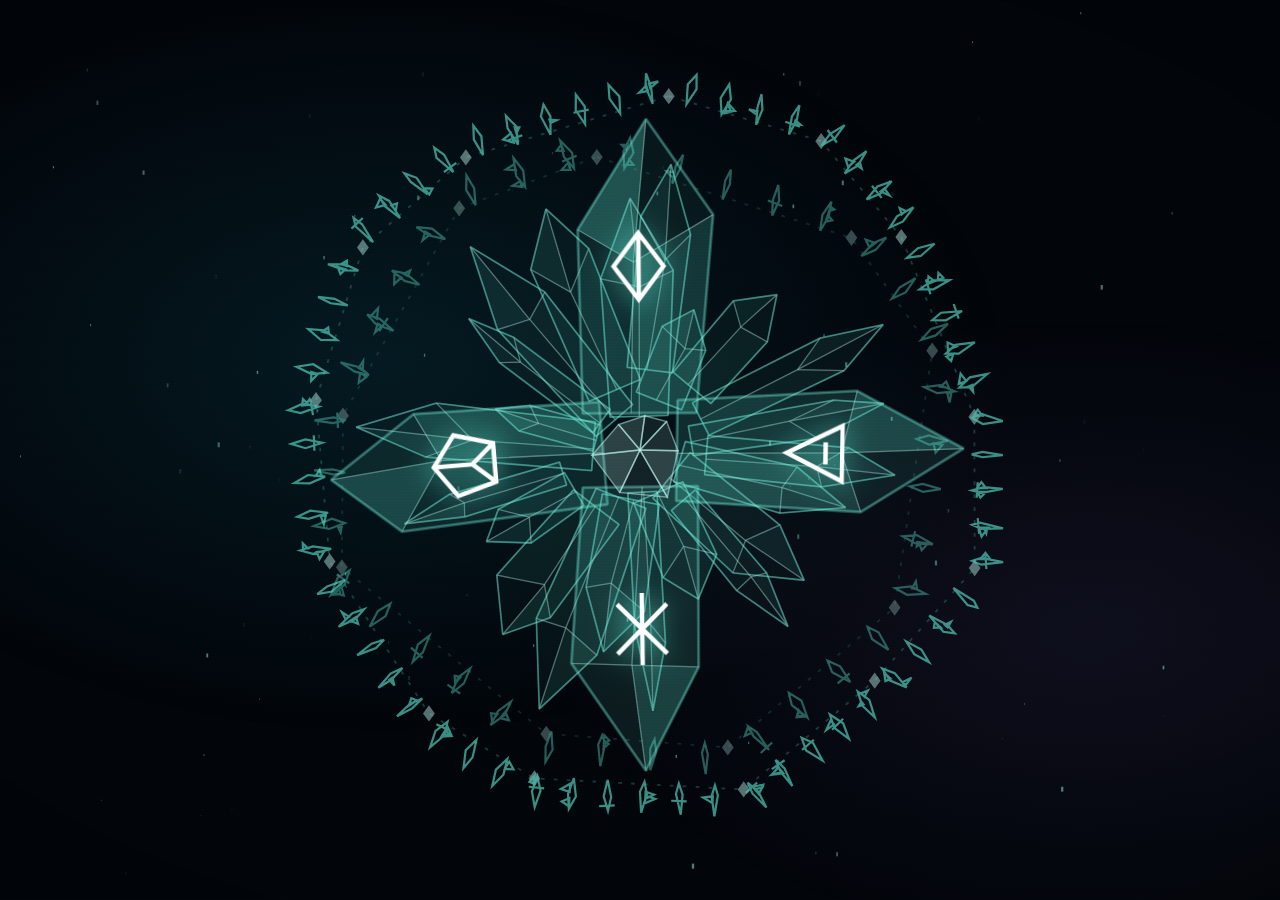
<file: alien/index.html>
<!doctype html>
<html lang="ru">
<head>
<meta charset="utf-8">
<meta name="viewport" content="width=device-width, initial-scale=1">
<title>⟡</title>
<style>
  :root {
    --bg: #02050a; --ice: #bff8f0; --cy: #5eead4; --cy2: #22d3ee; --vio: #a78bfa; --amb: #fbbf24; --red: #fb7185;
    --dim: rgba(94, 234, 212, .18); --line: rgba(94, 234, 212, .28);
  }
  * { box-sizing: border-box; }
  html, body { margin: 0; height: 100%; overflow: hidden; background: var(--bg); color: var(--ice); cursor: none; user-select: none; }
  body { font-family: system-ui, sans-serif; }
  #bg { position: fixed; inset: 0; z-index: 0;
    background: radial-gradient(70% 60% at 30% 40%, rgba(34, 211, 238, .10), transparent 70%),
                radial-gradient(60% 50% at 85% 70%, rgba(167, 139, 250, .08), transparent 70%),
                radial-gradient(120% 100% at 50% 50%, transparent 55%, rgba(0, 0, 0, .75) 100%); }
  #dust { position: fixed; inset: 0; z-index: 1; pointer-events: none; }
  #scan { position: fixed; inset: 0; z-index: 50; pointer-events: none;
    background: repeating-linear-gradient(0deg, rgba(255, 255, 255, .025) 0 1px, transparent 1px 3px); mix-blend-mode: overlay; }
  #scan::after { content: ''; position: absolute; left: 0; right: 0; height: 22vh; top: -22vh;
    background: linear-gradient(180deg, transparent, rgba(94, 234, 212, .05), transparent); animation: sweep 9s linear infinite; }
  @keyframes sweep { to { top: 110vh; } }
  .stage { position: fixed; inset: 0; z-index: 2; display: none; }
  body[data-view="archive"] #vArchive, body[data-view="cradle"] #vCradle, body[data-view="beacon"] #vBeacon { display: block; }

  /* ---------- общие: панель текста ---------- */
  .tx { position: absolute; overflow: hidden; }
  .tx-in { position: absolute; left: 0; right: 0; top: 0; display: flex; flex-direction: column; gap: 1.1vh; transition: transform .8s ease; }
  .seg { position: relative; height: 3.3vh; }
  .seg img { height: 100%; display: block; }
  .seg img.base { visibility: hidden; }
  .seg img.sl { position: absolute; left: 0; top: 0; opacity: 0; clip-path: inset(100% var(--r) 0 var(--l)); transform: translateY(1.2vh); filter: drop-shadow(0 0 .4vh rgba(94, 234, 212, .6)); }
  .seg.on img.sl { animation: rise var(--dd) cubic-bezier(.2, .7, .3, 1) var(--dl) forwards; }
  .seg.done img.sl { opacity: .78; clip-path: inset(0 var(--r) 0 var(--l)); transform: none; filter: drop-shadow(0 0 .3vh rgba(94, 234, 212, .35)); transition: opacity 1.2s, filter 1.2s; animation: none; }
  @keyframes rise { 0% { opacity: 0; clip-path: inset(100% var(--r) 0 var(--l)); transform: translateY(1.2vh); } 30% { opacity: 1; } 100% { opacity: 1; clip-path: inset(0 var(--r) 0 var(--l)); transform: none; } }
  @keyframes write { to { clip-path: inset(0 0 0 0); } }
  @keyframes cursor { to { left: var(--w, 100%); } }
  .cline { display: flex; flex-wrap: wrap; gap: .9vh 0; align-items: flex-end; }
  .cg { width: calc(var(--gw, 1) * 2.1vh); height: 4.2vh; opacity: 0; transform: translateY(2.2vh) scale(.25, .1) rotate(var(--rr, 0deg)); transform-origin: 50% 100%; transition: opacity .35s, transform .55s cubic-bezier(.2, 1.4, .4, 1); }
  .cg.on { opacity: 1; transform: none; }
  .cg svg { width: 100%; height: 100%; overflow: visible; }
  .cg path { fill: rgba(94, 234, 212, .16); stroke: var(--ice); stroke-width: 2; stroke-linejoin: miter; filter: drop-shadow(0 0 3px rgba(94, 234, 212, .8)); }
  .cg.fresh path { stroke: #fff; fill: rgba(191, 248, 240, .5); }
  .cg.sp { width: 2vh; opacity: 1; }
  .cw { display: inline-flex; align-items: flex-end; position: relative; padding-top: .45vh; }
  .cw::before { content: ''; position: absolute; left: 0; right: 0; top: 0; height: 1px; background: linear-gradient(90deg, transparent, rgba(191, 248, 240, .75), transparent); opacity: 0; transition: opacity .6s; }
  .cw:has(.cg.on)::before { opacity: 1; }
  .tx.fade .tx-in { opacity: .15; transition: opacity 1.5s; }

  /* знаки-подписи интерфейса (без латиницы и кириллицы) */
  .lbl { display: inline-flex; gap: .3vh; height: 1.8vh; align-items: flex-end; opacity: .8; }
  .lbl svg { height: 100%; width: 1.25vh; overflow: visible; }
  .lbl path { fill: none; stroke: var(--cy); stroke-width: 2; }

  /* голограмма-воспоминание */
  .mem { position: absolute; opacity: 0; transition: opacity 1.6s; pointer-events: none; }
  .mem.on { opacity: 1; }
  .mem img { width: 100%; height: 100%; object-fit: cover; filter: saturate(.55) contrast(1.15) brightness(1.05) sepia(.2) hue-rotate(140deg); mix-blend-mode: screen; }
  .mem::before { content: ''; position: absolute; inset: 0; z-index: 2; background: repeating-linear-gradient(0deg, rgba(0, 0, 0, .35) 0 2px, transparent 2px 4px); }
  .mem::after { content: ''; position: absolute; inset: 0; z-index: 3; background: linear-gradient(180deg, rgba(94, 234, 212, .2), transparent 30%, transparent 70%, rgba(167, 139, 250, .25)); }
  .mem .ill { position: absolute; inset: 0; display: none; background: #020a10; }
  .mem .ill svg { width: 100%; height: 100%; display: block; }
  .mem.svg .ill { display: block; }
  .mem.svg img { display: none; }
  .mem.glitch .ill { animation: glitch .35s steps(2) 3; }
  .ill .dash { animation: dash 3s linear infinite; }
  @keyframes dash { to { stroke-dashoffset: -40; } }
  .ill .blink { animation: blink 2.4s ease-in-out infinite; }
  .ill .blink.d1 { animation-delay: .6s; } .ill .blink.d2 { animation-delay: 1.2s; } .ill .blink.d3 { animation-delay: 1.8s; }
  @keyframes blink { 50% { opacity: .25; } }
  .ill .ghost { animation: ghost 4s steps(1) infinite; }
  @keyframes ghost { 0%, 100% { opacity: 1; } 43% { opacity: .35; } 46% { opacity: 1; } 71% { opacity: .55; transform: translateX(3px); } 73% { opacity: 1; transform: none; } }
  .mem.glitch img { animation: glitch .35s steps(2) 3; }
  @keyframes glitch { 0% { transform: translate(1.2%, 0) skewX(-4deg); clip-path: inset(12% 0 50% 0); } 50% { transform: translate(-1.5%, .5%); clip-path: inset(55% 0 8% 0); } 100% { transform: none; clip-path: none; } }

  /* QR: замаскированная печать */
  .seal { position: absolute; display: flex; align-items: center; justify-content: center; opacity: 0; transition: opacity 1.4s; }
  body[data-qr="mask"] .seal { opacity: 1; }
  .seal canvas { width: 100%; height: 100%; display: block; }
  #pulse { position: fixed; inset: 0; z-index: 40; pointer-events: none; }

  /* ---------- A. Кристаллический архив ---------- */
  #aCrystal { position: absolute; left: 4vw; top: 10vh; width: 40vw; height: 80vh; display: flex; align-items: center; justify-content: center; perspective: 1400px; }
  #aCrystal .cr { width: 26vh; height: 60vh; transform-style: preserve-3d; animation: spin 26s linear infinite; position: relative; }
  #aCrystal .face { position: absolute; inset: 0; clip-path: polygon(50% 0, 100% 18%, 100% 82%, 50% 100%, 0 82%, 0 18%);
    background: linear-gradient(160deg, rgba(191, 248, 240, .35), rgba(34, 211, 238, .08) 40%, rgba(167, 139, 250, .18) 80%, rgba(191, 248, 240, .3));
    border: 1px solid rgba(191, 248, 240, .4); backface-visibility: visible; }
  @keyframes spin { to { transform: rotateY(360deg); } }
  #aCrystal .core { position: absolute; width: 8vh; height: 8vh; border-radius: 50%; background: radial-gradient(circle, #e6fffb, var(--cy) 35%, transparent 70%); filter: blur(2px); animation: beat 3.2s ease-in-out infinite; }
  @keyframes beat { 0%, 100% { transform: scale(.8); opacity: .7; } 15% { transform: scale(1.15); opacity: 1; } 30% { transform: scale(.9); } }
  #aCrystal .ring { position: absolute; width: 36vh; height: 36vh; border: 1px dashed rgba(94, 234, 212, .35); border-radius: 50%; animation: orbit 40s linear infinite; transform: rotateX(70deg); }
  #aCrystal .ring.r2 { width: 46vh; height: 46vh; border-style: dotted; animation-duration: 60s; animation-direction: reverse; transform: rotateX(75deg) rotateZ(20deg); }
  @keyframes orbit { to { transform: rotateX(70deg) rotateZ(360deg); } }
  #aMem { left: 9vw; top: 18vh; width: 30vw; height: 64vh; clip-path: polygon(50% 0, 100% 15%, 100% 85%, 50% 100%, 0 85%, 0 15%); }
  #aHead { position: absolute; left: 48vw; top: 7vh; right: 5vw; display: flex; align-items: center; gap: 2vh; }
  .facets { display: flex; gap: 1.4vh; }
  .facet { width: 3.4vh; height: 3.4vh; transform: rotate(45deg); border: 1px solid var(--line); background: rgba(94, 234, 212, .05); transition: all 1s; }
  .facet.on { background: rgba(94, 234, 212, .55); border-color: var(--ice); box-shadow: 0 0 2vh var(--cy); }
  .facet.past { background: rgba(94, 234, 212, .2); }
  #aHead .bar { flex: 1; height: 1px; background: linear-gradient(90deg, var(--line), transparent); }
  #aTx { left: 48vw; right: 5vw; top: 15vh; bottom: 8vh; mask-image: linear-gradient(180deg, transparent, #000 12%); -webkit-mask-image: linear-gradient(180deg, transparent, #000 12%); }
  #aSeal { right: 5vw; bottom: 5vh; width: 26vh; height: 26vh; }
  body[data-qr="mask"] #aTx { bottom: 34vh; }

  /* ---------- B. Колыбель Каменного Сна ---------- */
  #bTop { position: absolute; left: 4vw; right: 4vw; top: 4vh; height: 16vh; display: grid; grid-template-columns: 1.2fr 2fr 1fr; gap: 2vw; }
  .gauge { border: 1px solid var(--line); background: rgba(2, 12, 20, .55); padding: 1.4vh 1.6vh; position: relative; clip-path: polygon(0 0, calc(100% - 2vh) 0, 100% 2vh, 100% 100%, 2vh 100%, 0 calc(100% - 2vh)); }
  .gauge .lbl { margin-bottom: 1.2vh; }
  .ebar { display: flex; gap: .5vh; height: 5vh; align-items: flex-end; }
  .ebar i { flex: 1; background: var(--cy); opacity: .85; box-shadow: 0 0 1vh var(--cy); transition: height 2s, background 2s, opacity 2s; }
  .ebar i.low { background: var(--amb); box-shadow: 0 0 1vh var(--amb); }
  .ebar i.off { opacity: .1; box-shadow: none; }
  #bEcg { width: 100%; height: 9vh; display: block; }
  .dial { display: flex; align-items: center; gap: 2vh; }
  .dial > svg { width: 9vh; height: 9vh; flex: none; }
  .dial circle { fill: none; stroke-width: 6; }
  #bMid { position: absolute; left: 4vw; right: 4vw; top: 24vh; bottom: 33vh; display: grid; grid-template-columns: 1fr 34vh; gap: 3vw; }
  #bTxWrap { position: relative; border-left: 2px solid var(--line); padding-left: 2vw; }
  #bTx { left: 2vw; right: 0; top: 0; bottom: 0; -webkit-mask-image: linear-gradient(180deg, transparent, #000 12%); mask-image: linear-gradient(180deg, transparent, #000 12%); }
  #bMem { position: relative; opacity: 0; clip-path: polygon(25% 0, 75% 0, 100% 50%, 75% 100%, 25% 100%, 0 50%); background: rgba(94, 234, 212, .08); }
  #bMem.on { opacity: 1; }
  #bHexEmpty { position: absolute; inset: 0; clip-path: polygon(25% 0, 75% 0, 100% 50%, 75% 100%, 25% 100%, 0 50%); border: 0; background: radial-gradient(circle, rgba(94, 234, 212, .12), transparent 70%); }
  #bSteps { position: absolute; left: 4vw; right: calc(8vw + 26vh); bottom: 5vh; height: 22vh; display: grid; grid-template-columns: repeat(4, 1fr); gap: 2vw; }
  .step { border: 1px solid var(--line); display: flex; flex-direction: column; align-items: center; justify-content: center; gap: 1vh; background: rgba(2, 12, 20, .5); transition: all 1s; }
  .step svg { width: 6vh; height: 6vh; }
  .step svg * { fill: none; stroke: var(--cy); stroke-width: 2.5; stroke-linecap: round; stroke-linejoin: round; }
  .step.on { border-color: var(--ice); box-shadow: 0 0 3vh rgba(94, 234, 212, .4) inset, 0 0 2vh rgba(94, 234, 212, .35); }
  .step.on svg * { stroke: #fff; }
  #bSeal { right: 4vw; bottom: 4vh; width: 26vh; height: 26vh; }

  /* ---------- C. Маяк Четырёх Домов ---------- */
  #cRose { position: absolute; left: 6vw; top: 50%; transform: translateY(-50%); width: 82vh; height: 82vh; }
  #cRose svg.rose { position: absolute; inset: 0; width: 100%; height: 100%; overflow: visible; }
  #cCluster { animation: rot 170s linear infinite; }
  #cRing { position: absolute; inset: -4%; animation: rot 120s linear infinite reverse; opacity: .8; }
  #cRing2 { position: absolute; inset: 7%; animation: rot 80s linear infinite; opacity: .5; }
  @keyframes rot { to { transform: rotate(360deg); } }
  .shard { stroke: rgba(94, 234, 212, .38); stroke-width: .5; stroke-linejoin: bevel; }
  .shard .fa { stroke: rgba(191, 248, 240, .22); stroke-width: .35; }
  .shard .fa { fill: rgba(94, 234, 212, calc(var(--a) * var(--k, 1))); }
  .sector { stroke: var(--line); stroke-width: .9; transition: stroke 1.5s, filter 1.5s; }
  .sector.on { stroke: var(--ice); filter: drop-shadow(0 0 10px rgba(94, 234, 212, .7)); }
  .sector.on { --k: 3.4; }
  .sector.past { --k: 1.8; }
  .heart { animation: beat 5s ease-in-out infinite; transform-origin: 0 0; }
  @keyframes beat { 50% { transform: scale(1.08); filter: drop-shadow(0 0 8px rgba(94, 234, 212, .8)); } }
  .sigil { fill: none; stroke: var(--cy); stroke-width: 1.6; transition: stroke 1.5s; }
  .sigil.on { stroke: #fff; filter: drop-shadow(0 0 5px var(--cy)); }
  #cSeal { left: 50%; top: 50%; width: 30%; height: 30%; transform: translate(-50%, -50%); z-index: 3; }
  #cMem { left: 50%; top: 50%; width: 64%; height: 64%; transform: translate(-50%, -50%); z-index: 4; background: #020a10; }
  #cMem .fx { position: absolute; inset: 0; width: 100%; height: 100%; z-index: 4; mix-blend-mode: screen; pointer-events: none; }
  #cMemEdge { position: absolute; left: 50%; top: 50%; width: 64%; height: 64%; transform: translate(-50%, -50%); z-index: 5; overflow: visible; opacity: 0; transition: opacity 1.6s; pointer-events: none; }
  #cMem.on + #cMemEdge { opacity: 1; }
  /* ожидание: кристалл в центре, вращается и пульсирует; касание — старт */
  #cRose { transition: left 1.6s ease; }
  #cTx, #cHead { transition: opacity 1.2s; }
  body.idle #cTx, body.idle #cHead { opacity: 0; }
  body.idle #cRose { left: calc(50vw - 41vh); cursor: pointer; }
  body.idle #cCluster { animation: rot 170s linear infinite, breath 3.2s ease-in-out infinite; }
  body.idle #cRing2 { animation: rot 80s linear infinite, breath 3.2s ease-in-out infinite .4s; }
  body.idle .sector { --k: 2.4; }
  body.idle .sigil { stroke: #fff; filter: drop-shadow(0 0 5px var(--cy)); }
  @keyframes breath { 0%, 100% { scale: 1; filter: drop-shadow(0 0 4px rgba(94, 234, 212, .25)); } 50% { scale: 1.06; filter: drop-shadow(0 0 22px rgba(94, 234, 212, .75)); } }
  #cTx { left: calc(6vw + 90vh); right: 5vw; top: 12vh; bottom: 10vh; -webkit-mask-image: linear-gradient(180deg, transparent, #000 12%); mask-image: linear-gradient(180deg, transparent, #000 12%); }
  #cHead { position: absolute; left: calc(6vw + 90vh); right: 5vw; top: 5vh; display: flex; align-items: center; gap: 2vh; }

  /* меню мастера: скрыто, клавиша M */
</style>
</head>
<body class="idle" data-view="beacon" data-qr="pulse" data-script="crystal">
<div id="bg"></div>
<canvas id="dust"></canvas>

<!-- A. Кристаллический архив -->
<section class="stage" id="vArchive">
  <div id="aCrystal"><div class="ring"></div><div class="ring r2"></div><div class="cr" id="aCr"></div><div class="core"></div></div>
  <div class="mem" id="aMem"><img alt=""><div class="ill"></div></div>
  <div id="aHead"><div class="facets" data-facets></div><span class="lbl" data-lbl="archive"></span><div class="bar"></div><span class="lbl" data-num></span></div>
  <div class="tx" id="aTx"><div class="tx-in"></div></div>
  <div class="seal" id="aSeal"><canvas></canvas></div>
</section>

<!-- B. Колыбель Каменного Сна -->
<section class="stage" id="vCradle">
  <div id="bTop">
    <div class="gauge"><span class="lbl" data-lbl="energy"></span><div class="ebar" id="bEnergy"></div></div>
    <div class="gauge"><span class="lbl" data-lbl="pulse"></span><canvas id="bEcg"></canvas></div>
    <div class="gauge dial"><svg viewBox="0 0 100 100"><circle cx="50" cy="50" r="40" stroke="rgba(94,234,212,.15)"/><circle id="bIso" cx="50" cy="50" r="40" stroke="#fbbf24" stroke-dasharray="251" stroke-dashoffset="80" transform="rotate(-90 50 50)" stroke-linecap="round"/></svg><div><span class="lbl" data-lbl="isotope"></span><br><span class="lbl" data-num-iso></span></div></div>
  </div>
  <div id="bMid">
    <div id="bTxWrap"><div style="position:absolute;top:-1vh;left:2vw"><div class="facets" data-facets></div></div><div class="tx" id="bTx" style="top:5vh"><div class="tx-in"></div></div></div>
    <div style="position:relative"><div id="bHexEmpty"></div><div class="mem" id="bMem" style="position:absolute;inset:0"><img alt=""><div class="ill"></div></div></div>
  </div>
  <div id="bSteps"></div>
  <div class="seal" id="bSeal"><canvas></canvas></div>
</section>

<!-- C. Маяк Четырёх Домов -->
<section class="stage" id="vBeacon">
  <div id="cRose">
    <svg class="rose" id="cRing" viewBox="-100 -100 200 200"></svg>
    <svg class="rose" id="cRing2" viewBox="-100 -100 200 200"></svg>
    <svg class="rose" id="cCluster" viewBox="-100 -100 200 200"></svg>
    <div class="seal" id="cSeal"><canvas></canvas></div>
    <div class="mem" id="cMem"><img alt=""><div class="ill"></div><svg class="fx" viewBox="0 0 100 100" preserveAspectRatio="none"></svg></div>
    <svg id="cMemEdge" viewBox="0 0 100 100" preserveAspectRatio="none"></svg>
  </div>
  <div id="cHead"><span class="lbl" data-lbl="beacon"></span><div class="bar" style="flex:1;height:1px;background:linear-gradient(90deg,var(--line),transparent)"></div><span class="lbl" data-num></span></div>
  <div class="tx" id="cTx"><div class="tx-in"></div></div>
</section>

<canvas id="pulse"></canvas>
<div id="scan"></div>

<script>
const DATA = {"texts": {"1": ["«chunDab chuq ghoSmeH ghanjaq rIn. tamtaHvIS nov Degh 'evDaq juH'a' maHvaD ja'. hotmeH Sut wIchenmoHta', wa'DIch Suvwi' tlhuHmo' lom meQbe' 'e' mevwI'.", "loS juHpu' wa' ghotvaD Sut nobbe'. motlh 'oH vum: loS quv ghotpu' quS'a'Daq ghoSlaH. loS tlhuH nov, loS ngeb chuq 'otlh tlhoy' tIqwIj De' poSmoH.", "wa'DIch mu' 'ay' 'ej Sut vIqeng. Hurgh bIQ'a'Daq wa'DIch jIghoS»."], "2": ["«nagh QongDaq yuvlu'pa', nov tuj nungta'. yotlh nov 'ej bIQ ngaSbogh yaghmey. ngaQmeH DIr tuQ, 'ach qoDDaq yIn neHwI' 'oH, nagh pe'wI'mey bIr 'oHbe'.", "DeSDu' 'Iq Dutu'. ghu'vam vIghov 'ej jIH je DeSDu' vI'Iq. wej pemmey tam chuq wImev. mu'mey nov rur tlhIngan mugh ghogh. pong «QoneS» [QaneS] ja'taH. tujnobmey nob 'ej nagh porgh ghovbe'. QaQ 'oH.", "wa'leS jIlengmo' 'oy'. qam vImev 'ej 'oH vIghoj vIneH. 'ach HovmeyDaq juH vum vIghoS»."], "3": ["«bas naghvo' lupDujwIj puv. chuq nom ghoS tagh.", "lojmItDaq loDnI'pu'wI' jIHvaD ghoS. cha'DIch 'avwI' cha'DIch ngaQHa'moHwI' loS julmey qaSpu'DI' leng. wejDIch 'avwI' wejDIch ngaQHa'moHwI' Hut julmey qaSpu'DI' leng. loSDIch tojwI' meq ghoq betelgeyzevo' cha'maH wa' julmey qaSpu'DI' mej.", "SIgmaDaq ghomDI' Dujmey, loS ghotpu' mu' tay'moH, He De' poSmoH, 'ej yIn gho'a'Daq juH'a' Duj wIchegh. juH'a'Daq maghom, loDnI'pu'»."], "4": ["«loS julmey qaSpu'. chal chakklaH. Hut julmey qaSpu'. ghoghvetlh tam. cha'maH wa' pemmey qaSpu'. pagh qulmey legh.", "nagh HeDaq wej vatlh pemmey jILo'. HoS chuqwIj rInchoH. nov muD tlhoy rur, 'ej QongDaq HoS polwI' Qapbe'choH. jIquvlaHbe' — chunDab tlhe'chugh, vIHegh.", "loDnI'pu', qew HovmeyDaq bIlengchugh pagh SuSvo' bImevchugh — yIghIjQo'. nagh QongDaq jI'el. lojmIt vIngaQmoH 'ej polwI' bIQDaq jIratlh.", "bIghoSDI', quvbe'moH ghopmey lo'Qo' — bIrmo' pIq'e'wIj, SuSchu' jIH HoH. chegh mIw [yInqa' mIw] yIchenmoH:", "HoS tIqmey yIHu': QongDaq HurDaq HoS bIQ'a' yInob, Hegh bIr yIghovmeH. nagh 'otlhDaq HoS tu'lu'.", "tIqmey yItlhutlhmoH: nov tlhegh bIQ yIlan, chunDab chuq yIHotlaH. nov yInvo' yISuq.", "juH chuq bom yIbom: 'otlhDaq 433 MHz chuq ghogh yIghoS — jup tu'lu' 'e' vI'Ij neH. De' jach 'oH. 'ach loSDIch 'avwI' ghoSlaH.", "mIw yItagh: pat yIwuv.", "hotghachlIj vILo'. nom yIghoS. mu' wImuv 'ej hotmeH Sut wItu' 'e' poQ»."]}, "qrs": [{"code": "T59PHD", "v": 2, "m": ["1111111010000110001111111", "1000001011100001101000001", "1011101000110011001011101", "1011101011001100101011101", "1011101010001100001011101", "1000001010011001101000001", "1111111010101010101111111", "0000000001111101100000000", "0001001001000001100111011", "0010000101101001010011101", "1110011010110001101101001", "0111110010110100110000010", "0101001001011111001111111", "0111000010000011100001101", "1001011001100000000100111", "0110110010000101011100010", "1100111111110110111110011", "0000000011000011100011110", "1111111000110000101010111", "1000001001110000100010111", "1011101001100101111110101", "1011101011110001101100010", "1011101001000011101000001", "1000001001010110000101000", "1111111000100110111100111"]}, {"code": "RXYKYG", "v": 2, "m": ["1111111001110001101111111", "1000001011111001101000001", "1011101000001110001011101", "1011101001101011101011101", "1011101001001101001011101", "1000001010011010001000001", "1111111010101010101111111", "0000000011111011100000000", "0000111100110100001100010", "1010000011000101101000111", "1111101100010001010010100", "1110000011100010000110110", "1010001100101110101010000", "1111000011100010011110111", "0000111101101111001100000", "0001010110000011111000111", "1111011100100000111111001", "0000000011101110100010111", "1111111010111001101010100", "1000001011011010100010111", "1011101011101101111110011", "1011101000101110110111001", "1011101001000100010110010", "1000001000100110110011110", "1111111001011010011000011"]}, {"code": "A99GZW", "v": 2, "m": ["1111111010001000001111111", "1000001001011111101000001", "1011101011100000001011101", "1011101001010101101011101", "1011101010010101101011101", "1000001001110001101000001", "1111111010101010101111111", "0000000011011100000000000", "0000011001000101101010101", "0100110001111000001100010", "1011001111000000001010001", "1100000111101101011111011", "0111011100010101011011110", "1010010100000010011001010", "1011111011010011110100101", "1010100010011000100011111", "1001111110111001111110001", "0000000010011110100010101", "1111111000001101101011001", "1000001010111111100011000", "1011101001100000111110011", "1011101000110000010011101", "1011101000011010101110101", "1000001001000111001010001", "1111111001011001101001101"]}, {"code": "9SUJHW", "v": 2, "m": ["1111111000010100101111111", "1000001010001000101000001", "1011101001101011101011101", "1011101001100001101011101", "1011101000110110101011101", "1000001010100100001000001", "1111111010101010101111111", "0000000010011001100000000", "0000111100101010001100010", "1001010111100101101001011", "0110011000110011110010100", "1110010000101100000110101", "1000101000011111101010001", "1010000111010000011110111", "0010111111110111001101000", "0000000001100111111000100", "1111011110000100111110000", "0000000010101100100010110", "1111111010100001101011110", "1000001010010010100010111", "1011101011110001111111011", "1011101000000000110111001", "1011101001011100010110010", "1000001000001100110011110", "1111111000010110011000011"]}], "lines": {"1": [[940, 38], [1068, 38], [1055, 40], [964, 40], [985, 41], [1033, 41], [1014, 41], [1008, 41], [884, 40], [1014, 40]], "2": [[932, 37], [1071, 37], [996, 40], [1004, 40], [1075, 41], [921, 41], [979, 40], [1033, 40], [995, 40], [1030, 40], [809, 40], [827, 40]], "3": [[971, 39], [1040, 39], [902, 40], [1086, 40], [1007, 40], [980, 40], [966, 40], [1054, 40], [966, 40], [1027, 40], [736, 40], [914, 40]], "4": [[1084, 39], [933, 39], [968, 40], [1055, 40], [1030, 40], [977, 40], [1002, 41], [1019, 41], [994, 40], [972, 40], [965, 41], [1034, 41], [1046, 40], [965, 40], [1020, 40], [982, 40], [984, 40], [1033, 40], [1012, 40], [1008, 40], [1093, 40], [915, 40], [821, 40], [943, 40]]}};
(() => {
  /* ---------------- настройки ---------------- */
  const T = {
    segSpeed: 520,        // пикселей картинки в секунду при «написании» строки клингонского текста
    crystalCps: 26,       // знаков в секунду для кристаллического письма
    holdAfterText: 8,     // с — пауза после текста
    memory: 12,           // с — воспоминание-голограмма
    qrHold: 18,           // с — QR при «резонансе» неподвижен и читается
    qrBuild: 3.5, qrBreak: 3.5,
    between: 3,           // с — пауза между записями
    idle: 180             // с — кристалл ждёт касания, потом сценарий стартует сам
  };
  const params0 = new URLSearchParams(location.search);
  if (params0.get('fast')) { const f = +params0.get('fast') || 6; ['holdAfterText', 'memory', 'between', 'idle'].forEach(k => T[k] /= f); T.segSpeed *= f; T.crystalCps *= f; T.fast = f; }   // для проверки
  // воспоминания каждой записи: фото (img/…) или схема (ключ ILL)
  const MEMS = { 1: ['img/memory_cave.jpg', 'shell'], 2: ['img/memory_witness.jpg'], 3: ['img/memory_peaks.jpg', 'starmap'], 4: ['cradle', 'shell'] };
  const params = new URLSearchParams(location.search);
  // один вариант экрана: маяк Четырёх Домов, кристаллические знаки, QR при резонансе
  const cfg = { view: 'beacon', script: 'crystal', qr: 'pulse' };

  const $ = s => document.querySelector(s), $$ = s => [...document.querySelectorAll(s)];
  const sleep = s => new Promise(r => setTimeout(r, s * 1000));

  /* ---------------- кристаллические знаки ---------------- */
  // детерминированный генератор: у каждой буквы свой «осколок» из граней
  function rng(seed) { let s = seed >>> 0; return () => ((s = (s * 1664525 + 1013904223) >>> 0) / 4294967296); }
  const GL = {};
  // Знаки алфавита: у каждого — свой набор граней (4 боковые грани × поперечина), чтобы их можно было
  // различить и расшифровать по таблице. Частые звуки — простые знаки. Подписи интерфейса — случайные осколки.
  const ABC = ["'", 'o', 'a', 'I', 'e', 'u', 'm', 'H', 'gh', 'D', 'j', '.', 'q', 'v', 'S', 'y', 'n', 'l', 'ch', 't', 'w', 'p', 'b', 'Q', 'ng', 'tlh', ',', 'r', ':', '«', '»', '—', 'h', '[', ']', 'g', 'z', 'k', 'L', 'i', 's', 'M',
    'digit0', 'digit1', 'digit2', 'digit3', 'digit4', 'digit5', 'digit6', 'digit7', 'digit8', 'digit9', '!', '?', '-', '(', ')', ';'];
  const FEAT = (() => {   // (маска граней, поперечина) от простых к сложным
    const out = [];
    for (let m = 0; m < 16; m++) for (let b = 0; b < 4; b++) out.push([m, b]);
    const pc = m => (m & 1) + (m >> 1 & 1) + (m >> 2 & 1) + (m >> 3 & 1);
    return out.sort((x, y) => (pc(x[0]) + (x[1] ? 1 : 0)) - (pc(y[0]) + (y[1] ? 1 : 0)) || x[0] - y[0] || x[1] - y[1]);
  })();
  function glyph(key) {
    if (GL[key]) return GL[key];
    let h = 0; for (const c of key) h = (h * 131 + c.charCodeAt(0)) >>> 0;
    const r = rng(h + 7), W = 20, H = 30, parts = [];
    const idx = ABC.indexOf(key);
    // главный осколок: вытянутый ромб во всю высоту знака, слегка наклонён
    const cx = idx >= 0 ? 10 : 7 + r() * 6, w = idx >= 0 ? 2.8 + r() * 1.2 : 2.2 + r() * 2.5, tilt = (r() - .5) * (idx >= 0 ? 2.5 : 5), my = idx >= 0 ? 14 + r() * 3 : 9 + r() * 12;
    parts.push(`M${(cx + tilt).toFixed(1)} 1 L${(cx + w).toFixed(1)} ${my.toFixed(1)} L${(cx - tilt * .4).toFixed(1)} 29 L${(cx - w).toFixed(1)} ${(my + (r() - .5) * (idx >= 0 ? 2 : 5)).toFixed(1)} Z`);
    if (idx >= 0) {
      const [mask, bar] = FEAT[idx];
      // грани: 1 — слева сверху, 2 — справа сверху, 4 — слева снизу, 8 — справа снизу
      [[1, -1, 5], [2, 1, 5], [4, -1, 17], [8, 1, 17]].forEach(([bit, side, y0]) => {
        if (!(mask & bit)) return;
        const bx = cx + side * w * .55, y1 = y0 + 6.5, tip = bx + side * (6 + r() * 1.5);
        parts.push(`M${bx.toFixed(1)} ${y0.toFixed(1)} L${tip.toFixed(1)} ${(y0 + 3.2 + (r() - .5)).toFixed(1)} L${bx.toFixed(1)} ${y1.toFixed(1)} Z`);
      });
      if (bar) { const y = [0, 6, 15, 24][bar]; parts.push(`M${(cx - 7).toFixed(1)} ${y.toFixed(1)} L${(cx + 7).toFixed(1)} ${(y + (r() - .5) * 1.5).toFixed(1)}`); }
      return (GL[key] = `<svg viewBox="0 0 ${W} ${H}"><path d="${parts.join(' ')}"/></svg>`);
    }
    // 0–2 прилегающих грани слева/справа
    const k = Math.floor(r() * 3);
    for (let i = 0; i < k; i++) {
      const side = r() < .5 ? -1 : 1, y0 = 3 + r() * 20, len = 4 + r() * 5, y1 = y0 + 3 + r() * 6;
      const bx = cx + side * (w * .6);
      parts.push(`M${bx.toFixed(1)} ${y0.toFixed(1)} L${(bx + side * len).toFixed(1)} ${((y0 + y1) / 2 - 2 + r() * 4).toFixed(1)} L${bx.toFixed(1)} ${y1.toFixed(1)} Z`);
    }
    if (r() < .35) { const y = 4 + r() * 22; parts.push(`M${(cx - 7).toFixed(1)} ${y.toFixed(1)} L${(cx + 7).toFixed(1)} ${(y + (r() - .5) * 3).toFixed(1)}`); }
    return (GL[key] = `<svg viewBox="0 0 ${W} ${H}"><path d="${parts.join(' ')}"/></svg>`);
  }
  const KL = ['tlh', 'ch', 'gh', 'ng'];
  function tokens(text) {
    const out = []; let i = 0;
    while (i < text.length) {
      const t3 = KL.find(k => text.startsWith(k, i));
      if (t3) { out.push(t3); i += t3.length; continue; }
      const c = text[i++];
      out.push(/\s/.test(c) ? ' ' : c);
    }
    return out;
  }
  // знаки-подписи интерфейса и числа
  function word(key, len) { let s = ''; for (let i = 0; i < len; i++) s += glyph(key + '#' + i); return s; }
  function num(n) { return String(n).split('').map(d => glyph('digit' + d)).join(''); }
  const LBL = { archive: 5, energy: 4, pulse: 3, isotope: 6, beacon: 5 };
  $$('[data-lbl]').forEach(el => el.innerHTML = word(el.dataset.lbl, LBL[el.dataset.lbl] || 4));

  /* ---------------- QR: печать из граней ---------------- */
  function drawQR(canvas, rec, opts) {
    const q = DATA.qrs[rec - 1], m = q.m, n = m.length, Q = 4, N = n + Q * 2;
    const px = Math.max(240, Math.round(canvas.clientWidth * (window.devicePixelRatio || 1)));
    canvas.width = canvas.height = px;
    const c = canvas.getContext('2d'), s = px / N;
    c.clearRect(0, 0, px, px);
    // тёмная подложка — «тихая зона», без неё код не читается
    c.fillStyle = '#020a10'; c.fillRect(0, 0, px, px);
    if (opts && opts.frame) {
      c.strokeStyle = 'rgba(94,234,212,.35)'; c.lineWidth = Math.max(1, s * .12);
      c.strokeRect(s * .6, s * .6, px - s * 1.2, px - s * 1.2);
      for (let k = 0; k < 4; k++) { const x = k % 2 ? px - s * 1.6 : s * 1.6, y = k < 2 ? s * 1.6 : px - s * 1.6; c.beginPath(); c.moveTo(x, y - s * .5); c.lineTo(x + s * .5, y); c.lineTo(x, y + s * .5); c.lineTo(x - s * .5, y); c.closePath(); c.stroke(); }
    }
    for (let y = 0; y < n; y++) for (let x = 0; x < n; x++) {
      if (m[y][x] !== '1') continue;
      const X = (x + Q) * s, Y = (y + Q) * s;
      // светлая грань с лёгким скосом — выглядит как кристалл, контраст для сканера сохраняется
      c.fillStyle = '#bff8f0'; c.fillRect(X, Y, s + .5, s + .5);
      c.fillStyle = 'rgba(34,211,238,.35)'; c.beginPath(); c.moveTo(X + s, Y); c.lineTo(X + s, Y + s); c.lineTo(X, Y + s); c.closePath(); c.fill();
    }
    return { s, Q, n };
  }

  /* ---------------- текст записи ---------------- */
  function txEls() { return $$('.stage .tx .tx-in'); }
  function clearText() { txEls().forEach(el => { el.innerHTML = ''; el.style.transform = ''; el.parentNode.classList.remove('fade'); }); }
  function fadeText(on) { $$('.stage .tx').forEach(t => t.classList.toggle('fade', on)); }
  function activeTx() { return $({ archive: '#vArchive', cradle: '#vCradle', beacon: '#vBeacon' }[cfg.view] + ' .tx .tx-in') || txEls()[0]; }
  // строки пишутся сверху; когда панель заполнена — текст плавно уезжает вверх
  function scrollFix() { txEls().forEach(inner => { const over = inner.scrollHeight - inner.parentNode.clientHeight; inner.style.transform = over > 0 ? `translateY(${-over}px)` : ''; }); }
  async function writePiqad(rec, epoch) {
    const segs = DATA.lines[rec];
    for (let k = 0; k < segs.length; k++) {
      if (epoch !== run.epoch) return;
      const [w, h] = segs[k], dur = Math.max(1.2 / (T.fast || 1), w / T.segSpeed);
      txEls().forEach(inner => {
        const d = document.createElement('div'); d.className = 'seg';
        const hpx = inner.parentNode.clientHeight ? null : null;
        // строка проявляется вертикальными полосами снизу вверх, в случайном порядке
        const src = `img/r${rec}_${k}.png`, NS = 14;
        let sl = `<img class="base" src="${src}" alt="">`;
        for (let j = 0; j < NS; j++) {
          const l = j / NS * 100, r = 100 - (j + 1) / NS * 100 - .3, dl = Math.random() * dur * .7, dd = dur * (.25 + Math.random() * .2);
          sl += `<img class="sl" src="${src}" alt="" style="--l:${l.toFixed(2)}%;--r:${Math.max(0, r).toFixed(2)}%;--dl:${dl.toFixed(2)}s;--dd:${dd.toFixed(2)}s">`;
        }
        d.innerHTML = sl;
        d.style.setProperty('--d', dur + 's');
        inner.appendChild(d);
        const img = d.firstChild;
        const setW = () => d.style.setProperty('--w', img.getBoundingClientRect().width + 'px');
        img.complete ? setW() : img.onload = setW;
        requestAnimationFrame(() => d.classList.add('on'));
        setTimeout(() => d.classList.add('done'), dur * 1000 + 200);
      });
      scrollFix();
      await sleep(dur + .25);
    }
  }
  async function writeCrystal(rec, epoch) {
    const paras = DATA.texts[rec];
    for (const p of paras) {
      if (epoch !== run.epoch) return;
      const toks = tokens(p);
      const lines = txEls().map(inner => { const l = document.createElement('div'); l.className = 'cline'; inner.appendChild(l); return l; });
      const groups = lines.map(() => []);
      const words = lines.map(l => { const w = document.createElement('span'); w.className = 'cw'; l.appendChild(w); return w; });
      toks.forEach(t => lines.forEach((l, i) => {
        const g = document.createElement('span');
        if (t === ' ') { g.className = 'cg sp'; l.appendChild(g); words[i] = document.createElement('span'); words[i].className = 'cw'; l.appendChild(words[i]); }
        else { g.className = 'cg'; g.dataset.k = /^[0-9]$/.test(t) ? 'digit' + t : t; g.innerHTML = glyph(g.dataset.k); g.style.setProperty('--rr', ((Math.random() - .5) * 50).toFixed(0) + 'deg'); if (t.length > 1) g.style.setProperty('--gw', 1.25); if ("'.,:;«»—!?-[]()".includes(t)) g.style.setProperty('--gw', .55); words[i].appendChild(g); }
        groups[i].push(g);
      }));
      // абзац сначала занимает место (знаки невидимы), затем знаки прорастают снизу вверх, с разбросом
      scrollFix(); await sleep(.85);
      const act = Math.max(0, lines.findIndex(l => l.parentNode === activeTx())), ag = groups[act];
      const lh = (ag.find(g => !g.classList.contains('sp')) || { offsetHeight: 30 }).offsetHeight || 30;
      const order = toks.map((tk, k) => k).filter(k => toks[k] !== ' ')
        .map(k => ({ k, key: -ag[k].offsetTop + (Math.random() - .3) * lh * 2.2 + Math.random() * 6 }))
        .sort((a, b) => a.key - b.key).map(o => o.k);
      for (let i = 0; i < order.length; i++) {
        if (epoch !== run.epoch) return;
        const k = order[i];
        groups.forEach(gs => { const g = gs[k]; g.classList.add('on', 'fresh'); setTimeout(() => g.classList.remove('fresh'), 700); });
        if (i % 2) await sleep(2 / T.crystalCps);
      }
      await sleep(.6);
    }
  }

  /* ---------------- резонанс: знаки собираются в QR ---------------- */
  const pc = $('#pulse'), px2 = pc.getContext('2d');
  let parts = [], pState = null;
  function resize() { pc.width = innerWidth; pc.height = innerHeight; dust.width = innerWidth; dust.height = innerHeight; ['#aSeal', '#bSeal', '#cSeal'].forEach(s => { if (run.rec) drawQR($(s + ' canvas'), run.rec, { frame: true }); }); }
  function qrTarget() {
    if (cfg.view === 'beacon') { const r = $('#cRose').getBoundingClientRect(); const size = r.width * .42; return { x: r.left + r.width / 2 - size / 2, y: r.top + r.height / 2 - size / 2, size }; }
    const size = Math.min(innerHeight * .46, innerWidth * .3);
    if (cfg.view === 'archive') { const r = $('#aCrystal').getBoundingClientRect(); return { x: r.left + r.width / 2 - size / 2, y: r.top + r.height / 2 - size / 2, size }; }
    const r = $('#bMid').getBoundingClientRect(); return { x: r.right - size, y: r.top + (r.height - size) / 2, size };
  }
  async function resonance(rec, epoch) {
    const q = DATA.qrs[rec - 1], n = q.m.length, Q = 4, N = n + Q * 2, tg = qrTarget(), s = tg.size / N;
    const cells = [];
    for (let y = 0; y < n; y++) for (let x = 0; x < n; x++) if (q.m[y][x] === '1') cells.push({ x: tg.x + (x + Q) * s, y: tg.y + (y + Q) * s });
    parts = glyphSources(rec, cells.length).map((g, i) => {
      const c = cells[i], tx = c.x + s / 2, ty = c.y + s / 2, mx = (g.x + tx) / 2, my = (g.y + ty) / 2, dl = Math.hypot(tx - g.x, ty - g.y);
      return { tx, ty, x: g.x, y: g.y, gs: g.h, path: g.path, cx: mx + (Math.random() - .5) * dl * .6, cy: my - dl * (.1 + Math.random() * .35), r: (Math.random() - .5) * 3 * Math.PI, d: .45 + Math.random() * .5, del: Math.random() * .4 };
    });
    pState = { tg, s, t0: performance.now(), phase: 'build', frame: crystalFrame(rec, tg, s) };
    fadeText(true);
    await sleep(T.qrBuild); if (epoch !== run.epoch) return endPulse();
    pState.phase = 'hold'; await sleep(T.qrHold); if (epoch !== run.epoch) return endPulse();
    pState.phase = 'break'; pState.t1 = performance.now(); fadeText(false);
    await sleep(T.qrBreak); endPulse(); fadeText(false);
  }
  function endPulse() { pState = null; parts = []; px2.clearRect(0, 0, pc.width, pc.height); fadeText(false); }
  // неровный кристалл вокруг QR: внешний контур + грани; тихая зона внутри остаётся ровным тёмным квадратом
  function crystalFrame(rec, tg, s) {
    const r = rng(900 + rec * 31), cx = tg.x + tg.size / 2, cy = tg.y + tg.size / 2, h = tg.size / 2 + s * .5, K = 12, pts = [];
    for (let i = 0; i < K; i++) {
      const a = (i + (r() - .5) * .55) / K * Math.PI * 2 - Math.PI / 2, b = h / Math.max(Math.abs(Math.cos(a)), Math.abs(Math.sin(a)));
      const rr = b * (1.1 + r() * .3) + (i % 4 === 1 ? h * (.25 + r() * .3) : 0);   // иногда — выступающий шип
      pts.push([Math.max(10, Math.min(innerWidth - 10, cx + Math.cos(a) * rr)), Math.max(10, Math.min(innerHeight - 10, cy + Math.sin(a) * rr))]);
    }
    const sq = [[cx - h, cy - h], [cx + h, cy - h], [cx + h, cy + h], [cx - h, cy + h]];
    const near = q => sq.reduce((b, x) => Math.hypot(x[0] - q[0], x[1] - q[1]) < Math.hypot(b[0] - q[0], b[1] - q[1]) ? x : b);
    return { pts, sq, near, al: pts.map(() => .05 + r() * .16), cx, cy };
  }
  function drawFrame(F, alpha) {
    const c = px2, n = F.pts.length;
    c.save(); c.globalAlpha = alpha;
    for (let i = 0; i < n; i++) {
      const a = F.pts[i], b = F.pts[(i + 1) % n];
      c.beginPath(); c.moveTo(F.cx, F.cy); c.lineTo(...a); c.lineTo(...b); c.closePath();
      c.fillStyle = `rgba(94,234,212,${F.al[i]})`; c.fill();
      c.beginPath(); c.moveTo(...a); c.lineTo(...F.near(a)); c.strokeStyle = 'rgba(191,248,240,.3)'; c.lineWidth = 1; c.stroke();
    }
    c.beginPath(); F.pts.forEach((q, i) => i ? c.lineTo(...q) : c.moveTo(...q)); c.closePath();
    c.strokeStyle = '#bff8f0'; c.lineWidth = 1.6; c.shadowColor = '#5eead4'; c.shadowBlur = 14; c.stroke(); c.shadowBlur = 0;
    // тихая зона — тёмная, без неё код не читается
    c.fillStyle = '#020a10'; c.fillRect(F.sq[0][0], F.sq[0][1], F.sq[1][0] - F.sq[0][0], F.sq[2][1] - F.sq[0][1]);
    c.strokeStyle = 'rgba(94,234,212,.35)'; c.lineWidth = 1; c.strokeRect(F.sq[0][0], F.sq[0][1], F.sq[1][0] - F.sq[0][0], F.sq[2][1] - F.sq[0][1]);
    c.restore();
  }
  // кубик: лицевая грань светлая, верх и бок — объём; при d = 0 остаётся ровный квадрат модуля
  function cube(x, y, sz, d, rot) {
    const c = px2;
    c.save(); c.translate(x + sz / 2, y + sz / 2); if (rot) c.rotate(rot);
    const h = sz / 2;
    if (d > .4) {
      c.fillStyle = '#ffffff'; c.beginPath(); c.moveTo(-h, -h); c.lineTo(-h + d, -h - d); c.lineTo(h + d, -h - d); c.lineTo(h, -h); c.closePath(); c.fill();
      c.fillStyle = '#2bb5a6'; c.beginPath(); c.moveTo(h, -h); c.lineTo(h + d, -h - d); c.lineTo(h + d, h - d); c.lineTo(h, h); c.closePath(); c.fill();
    }
    c.fillStyle = '#bff8f0'; c.fillRect(-h - .4, -h - .4, sz + .8, sz + .8);
    c.restore();
  }
  // откуда летят знаки: видимые знаки текущей записи; для письма pIqaD — знаки из её текста в области текста
  const PATHS = {};
  const glyphPath = k => PATHS[k] || (PATHS[k] = new Path2D(gD(k)));
  function glyphSources(rec, n) {
    const box = (activeTx() || document.body).parentNode.getBoundingClientRect(), out = [];
    activeTx().querySelectorAll('.cg.on:not(.sp)').forEach(g => {
      const r = g.getBoundingClientRect();
      if (r.width && r.top >= box.top - 4 && r.bottom <= box.bottom + 4) out.push({ x: r.left + r.width / 2, y: r.top + r.height / 2, h: r.height, path: glyphPath(g.dataset.k) });
    });
    if (!out.length) {
      const keys = tokens(DATA.texts[rec].join(' ')).filter(k => k !== ' ' && !/^[0-9]$/.test(k)), h = innerHeight * .042;
      for (let i = 0; i < 160; i++) out.push({ x: box.left + Math.random() * box.width, y: box.top + Math.random() * box.height * .8, h, path: glyphPath(keys[i % keys.length]) });
    }
    for (let i = out.length - 1; i > 0; i--) { const j = Math.floor(Math.random() * (i + 1)); [out[i], out[j]] = [out[j], out[i]]; }
    return Array.from({ length: n }, (_, i) => out[i % out.length]);
  }
  // u: 0 — знак на своём месте в тексте, 1 — модуль QR на месте
  function drawPart(p, u, s) {
    const e = u < .5 ? 4 * u * u * u : 1 - Math.pow(-2 * u + 2, 3) / 2, q = 1 - e;
    const x = q * q * p.x + 2 * q * e * p.cx + e * e * p.tx, y = q * q * p.y + 2 * q * e * p.cy + e * e * p.ty;
    const m = Math.min(1, Math.max(0, (u - .45) / .45));   // превращение знака в кубик
    if (m < 1) {
      const sc = p.gs * (1 - m * .6) / 30;
      px2.save(); px2.globalAlpha = 1 - m; px2.translate(x, y); px2.rotate(p.r * u * (1 - u) * 2); px2.scale(sc, sc); px2.translate(-10, -15);
      px2.fillStyle = 'rgba(191,248,240,.35)'; px2.fill(p.path); px2.strokeStyle = '#e6fffb'; px2.lineWidth = 2; px2.shadowColor = '#5eead4'; px2.shadowBlur = 8; px2.stroke(p.path);
      px2.restore();
    }
    if (m > 0) {
      const sz = s * (.4 + .6 * m);
      px2.globalAlpha = m; cube(x - sz / 2, y - sz / 2, sz, u >= 1 ? 0 : sz * p.d * (1 - m), p.r * (1 - m) * .5); px2.globalAlpha = 1;
    }
  }
  function drawPulse(now) {
    px2.clearRect(0, 0, pc.width, pc.height);
    if (!pState) return;
    const { s } = pState, span = .6;
    const k = pState.phase === 'build' ? Math.min(1, (now - pState.t0) / (T.qrBuild * 1000)) : pState.phase === 'hold' ? 1 : 1 - Math.min(1, (now - pState.t1) / (T.qrBreak * 1000));
    drawFrame(pState.frame, Math.min(1, Math.max(0, (k - .25) * 1.6)));
    for (const p of parts) drawPart(p, pState.phase === 'hold' ? 1 : Math.min(1, Math.max(0, (k - p.del) / span)), s);
  }
  /* ---------------- пыль / частицы ---------------- */
  const dust = $('#dust'), dx = dust.getContext('2d');
  const motes = Array.from({ length: 90 }, () => ({ x: Math.random(), y: Math.random(), v: .00004 + Math.random() * .00012, s: .5 + Math.random() * 1.8, p: Math.random() * 6.28 }));
  function drawDust(now) {
    dx.clearRect(0, 0, dust.width, dust.height);
    for (const m of motes) {
      m.y -= m.v * 16; if (m.y < -.02) { m.y = 1.02; m.x = Math.random(); }
      const a = .25 + .25 * Math.sin(now / 900 + m.p);
      dx.fillStyle = `rgba(160,245,235,${a})`; dx.fillRect(m.x * dust.width, m.y * dust.height, m.s, m.s * 2.2);
    }
  }

  /* ---------------- вид B: показания колыбели ---------------- */
  const en = $('#bEnergy'); for (let i = 0; i < 16; i++) en.appendChild(document.createElement('i'));
  const ecg = $('#bEcg'), ec = ecg.getContext('2d'); let ecgX = 0, ecgLast = 0;
  function drawEcg(now) {
    if (cfg.view !== 'cradle') return;
    const w = ecg.width = ecg.clientWidth, h = ecg.height = ecg.clientHeight;
    ec.clearRect(0, 0, w, h); ec.strokeStyle = '#5eead4'; ec.lineWidth = 2; ec.shadowColor = '#5eead4'; ec.shadowBlur = 8; ec.beginPath();
    const period = 4200;   // очень медленное «сердце» Каменного Сна
    for (let x = 0; x <= w; x += 2) {
      const t = ((now - (w - x) * 8) % period) / period;
      let y = .55;
      if (t > .1 && t < .14) y -= (t - .1) * 6; else if (t >= .14 && t < .18) y += (t - .14) * 14 - .24; else if (t >= .18 && t < .22) y = .55 + .32 - (t - .18) * 8;
      y += Math.sin(x / 13 + now / 700) * .015;
      x ? ec.lineTo(x, y * h) : ec.moveTo(x, y * h);
    }
    ec.stroke();
  }
  const STEP_ICONS = [
    '<svg viewBox="0 0 48 48"><path d="M27 4 12 27h11l-3 17 16-24H25z"/></svg>',
    '<svg viewBox="0 0 48 48"><path d="M24 5c7 10 12 17 12 23a12 12 0 0 1-24 0c0-6 5-13 12-23z"/><path d="M18 30a6 6 0 0 0 6 6"/></svg>',
    '<svg viewBox="0 0 48 48"><path d="M24 30v12"/><circle cx="24" cy="26" r="3"/><path d="M15 17a13 13 0 0 1 18 0M9 11a21 21 0 0 1 30 0"/></svg>',
    '<svg viewBox="0 0 48 48"><circle cx="24" cy="24" r="14"/><circle cx="24" cy="24" r="6"/><path d="M24 4v6M24 38v6"/></svg>'
  ];
  $('#bSteps').innerHTML = STEP_ICONS.map((ic, i) => `<div class="step">${ic}<span class="lbl">${word('step' + i, 3)}</span></div>`).join('');
  let gaugeT = 0;
  function tickGauges() {
    const lvl = 4 + Math.round(3 * Math.sin(Date.now() / 20000)) + (Math.random() < .2 ? -1 : 0);
    [...en.children].forEach((b, i) => { b.style.height = (35 + Math.random() * 65) + '%'; b.className = i >= lvl ? 'off' : i < 3 ? 'low' : ''; });
    const iso = 60 + Math.round(15 * Math.sin(Date.now() / 30000));
    $('#bIso').setAttribute('stroke-dashoffset', 251 - 251 * iso / 100);
    $('#bIso').setAttribute('stroke', iso < 55 ? '#fb7185' : '#fbbf24');
    $('[data-num-iso]').innerHTML = num(iso);
    $$('#bSteps .step').forEach((s, i) => s.classList.toggle('on', i === (gaugeT % 4)));
    gaugeT++;
  }

  /* ---------------- вид C: роза четырёх домов ---------------- */
  /* ---------------- вид C: маяк — скопление кристаллов ---------------- */
  const gD = k => glyph(k).match(/d="([^"]+)"/)[1];
  const P = (x, y) => `${x.toFixed(1)} ${y.toFixed(1)}`;
  // один кристалл-осколок: основание у центра, остриё наружу, 4 грани разной яркости
  function shardSvg(r, ang, r0, L, w, cls, extra) {
    const ca = Math.cos(ang), sa = Math.sin(ang), T = (x, y) => [r0 * ca + x * ca - y * sa, r0 * sa + x * sa + y * ca];
    const pts = [[0, -w * .45], [L * (.62 + r() * .14), -w * (.42 + r() * .2)], [L, (r() - .5) * w * .25], [L * (.6 + r() * .14), w * (.42 + r() * .2)], [0, w * .45]];
    const M = [L * (.5 + r() * .15), (r() - .5) * w * .2], O = [0, (r() - .5) * w * .2];
    const faces = [[pts[0], pts[1], M, O], [pts[1], pts[2], M], [pts[2], pts[3], M], [pts[3], pts[4], O, M]];
    const poly = a => 'M' + a.map(q => P(...T(...q))).join(' L') + 'Z';
    let h = `<g class="shard ${cls || ''}" ${extra || ''}>`;
    faces.forEach((f, i) => { const al = [.05, .1, .03, .07][i] * (.7 + r() * .6); h += `<path class="fa" d="${poly(f)}" style="--a:${al.toFixed(3)}"/>`; });
    h += `<path d="${poly(pts)}" fill="none"/></g>`;
    return h;
  }
  // неровный многоугольник вокруг центра
  function ragged(r, K, r0, r1) {
    return Array.from({ length: K }, (_, i) => { const a = (i + (r() - .5) * .5) / K * Math.PI * 2 - Math.PI / 2, rr = r0 + r() * (r1 - r0); return [Math.cos(a) * rr, Math.sin(a) * rr]; });
  }
  const SIGILS = ['<path d="M0 -12 L9 0 L0 12 L-9 0Z M0 -12 L0 12"/>', '<path d="M-10 -8 L10 -8 L0 12Z M-4 -2 L4 -2"/>', '<path d="M-9 -9 L9 9 M9 -9 L-9 9 M0 -13 L0 13"/>', '<path d="M0 -12 L11 -4 L7 10 L-7 10 L-11 -4Z M0 -12 L0 2 L7 10 M0 2 L-7 10"/>'];
  (function buildCluster() {
    const r = rng(4073); let h = '';
    // мелкие кристаллы — фон скопления
    for (let i = 0; i < 22; i++) {
      const a = (i / 22) * Math.PI * 2 + (r() - .5) * .25;
      h += shardSvg(r, a, 8 + r() * 14, 26 + r() * 40, 7 + r() * 11);
    }
    // четыре Дома — большие кристаллы со знаками
    for (let i = 0; i < 4; i++) {
      const a = -Math.PI / 2 + i * Math.PI / 2 + (r() - .5) * .18, L = 74 + r() * 12, w = 30 + r() * 8;
      h += shardSvg(r, a, 10, L, w, 'sector', `data-sec="${i}"`);
      const d = 10 + L * .5;
      h += `<g class="sigil" data-sig="${i}" transform="translate(${P(Math.cos(a) * d, Math.sin(a) * d).replace(' ', ' ')}) rotate(${(a * 180 / Math.PI + 90).toFixed(1)}) scale(.75)">${SIGILS[i]}</g>`;
    }
    // сердце скопления
    const hp = ragged(r, 7, 9, 15);
    h += `<g class="heart">` + hp.map((q, i) => { const n = hp[(i + 1) % hp.length]; return `<path d="M0 0 L${P(...q)} L${P(...n)}Z" style="fill:rgba(191,248,240,${(.08 + r() * .2).toFixed(2)})" stroke="rgba(191,248,240,.5)" stroke-width=".4"/>`; }).join('') + `</g>`;
    $('#cCluster').innerHTML = h;
    // внешние кольца знаков — неровные многоугольники
    const ring = (el, K, r0, r1, count, key) => {
      const pts = ragged(r, K, r0, r1); pts.push(pts[0]);
      const seg = []; let tot = 0;
      for (let i = 0; i < K; i++) { const [a, b] = [pts[i], pts[i + 1]], l = Math.hypot(b[0] - a[0], b[1] - a[1]); seg.push({ a, b, l, s: tot }); tot += l; }
      let g = `<path d="M${pts.map(q => P(...q)).join(' L')}" fill="none" stroke="rgba(94,234,212,.28)" stroke-width=".5" stroke-dasharray="1 2.5"/>`;
      pts.slice(0, K).forEach(q => g += `<path d="M${P(q[0], q[1] - 2.2)} L${P(q[0] + 1.6, q[1])} L${P(q[0], q[1] + 2.2)} L${P(q[0] - 1.6, q[1])}Z" fill="rgba(191,248,240,.55)"/>`);
      for (let i = 0; i < count; i++) {
        const d = (i + .5) / count * tot, sg = seg.find(x => d >= x.s && d < x.s + x.l) || seg[seg.length - 1], k = (d - sg.s) / sg.l;
        const x = sg.a[0] + (sg.b[0] - sg.a[0]) * k, y = sg.a[1] + (sg.b[1] - sg.a[1]) * k, an = Math.atan2(sg.b[1] - sg.a[1], sg.b[0] - sg.a[0]) * 180 / Math.PI;
        g += `<g transform="translate(${P(x, y)}) rotate(${an.toFixed(1)}) translate(0 -3.5) scale(.3)" opacity=".75"><path transform="translate(-10 -15)" d="${gD(key + i)}" fill="none" stroke="#5eead4" stroke-width="2"/></g>`;
      }
      el.innerHTML = g;
    };
    ring($('#cRing'), 13, 88, 97, 60, 'ring'); ring($('#cRing2'), 9, 80, 88, 36, 'ringb');
    // окно воспоминаний — неоднородный кристалл: неровный контур + грани поверх
    const rm = rng(1977), K = 9;
    const out = Array.from({ length: K }, (_, i) => { const a = (i + (rm() - .5) * .7) / K * Math.PI * 2 - Math.PI / 2, rr = (i % 3 === 2 ? 36 : 43) + rm() * 8; return [50 + Math.cos(a) * rr, 50 + Math.sin(a) * rr]; });
    const inn = [[38 + rm() * 8, 36 + rm() * 8], [58 + rm() * 8, 44 + rm() * 10], [42 + rm() * 10, 60 + rm() * 8]];
    $('#cMem').style.clipPath = `polygon(${out.map(q => `${q[0].toFixed(1)}% ${q[1].toFixed(1)}%`).join(',')})`;
    let fx = '';
    out.forEach((q, i) => {
      const n = out[(i + 1) % K], c = inn.reduce((b, x) => Math.hypot(x[0] - q[0], x[1] - q[1]) < Math.hypot(b[0] - q[0], b[1] - q[1]) ? x : b);
      fx += `<path d="M${P(...q)} L${P(...n)} L${P(...c)}Z" fill="rgba(191,248,240,${(rm() * .13).toFixed(3)})" stroke="rgba(191,248,240,.28)" stroke-width=".25" vector-effect="non-scaling-stroke"/>`;
    });
    fx += `<path d="M${inn.map(q => P(...q)).join(' L')}Z" fill="rgba(167,139,250,.06)" stroke="rgba(191,248,240,.22)" stroke-width=".25" vector-effect="non-scaling-stroke"/>`;
    $('#cMem .fx').innerHTML = fx;
    $('#cMemEdge').innerHTML = `<path d="M${out.map(q => P(...q)).join(' L')}Z" fill="none" stroke="#bff8f0" stroke-width="1.5" vector-effect="non-scaling-stroke" style="filter:drop-shadow(0 0 6px #5eead4)"/>` +
      out.map((q, i) => i % 3 ? '' : (() => { const a = Math.atan2(q[1] - 50, q[0] - 50), l = 6 + rm() * 7, w = .9; return `<path d="M${P(q[0] - Math.sin(a) * w * 3, q[1] + Math.cos(a) * w * 3)} L${P(q[0] + Math.cos(a) * l, q[1] + Math.sin(a) * l)} L${P(q[0] + Math.sin(a) * w * 3, q[1] - Math.cos(a) * w * 3)}Z" fill="rgba(94,234,212,.25)" stroke="#bff8f0" stroke-width=".8" vector-effect="non-scaling-stroke"/>`; })()).join('');
  })();

  /* ---------------- кристалл вида A ---------------- */
  (function buildCrystal() { const c = $('#aCr'); for (let i = 0; i < 6; i++) { const f = document.createElement('div'); f.className = 'face'; f.style.transform = `rotateY(${i * 60}deg) translateZ(11vh)`; c.appendChild(f); } })();

  /* ---------------- схемы-воспоминания (без читаемого текста) ---------------- */
  const ILL = (() => {
    const bg = '<rect width="400" height="400" fill="#020a10"/>';
    const lbl = (key, x, y, sc, col) => `<g transform="translate(${x} ${y}) scale(${sc || .7})"><path transform="translate(-10 -15)" d="${gD(key)}" fill="none" stroke="${col || '#5eead4'}" stroke-width="2"/></g>`;
    const word = (key, n, x, y, sc) => Array.from({ length: n }, (_, i) => lbl(key + i, x + i * 10 * (sc || .6) * 1.6, y, sc || .6)).join('');
    const dots = (n, x, y) => Array.from({ length: n }, (_, i) => `<path d="M${x + i * 7} ${y - 3} L${x + i * 7 + 2.5} ${y} L${x + i * 7} ${y + 3} L${x + i * 7 - 2.5} ${y}Z" fill="#bff8f0"/>`).join('');
    const pts = a => 'M' + a.map(q => q.join(' ')).join(' L') + 'Z';
    const mir = a => a.map(([x, y]) => [400 - x, y]);

    // 03: путь Бетельгейзе → точка Сигма, четыре траектории Стражей
    function starmap() {
      const r = rng(303), B = [88, 104], S = [302, 296];
      let h = `<svg viewBox="0 0 400 400" preserveAspectRatio="xMidYMid meet"><defs><radialGradient id="smB"><stop offset="0" stop-color="#fff1dc"/><stop offset=".35" stop-color="#fdba74" stop-opacity=".85"/><stop offset="1" stop-color="#f97316" stop-opacity="0"/></radialGradient>
        <radialGradient id="smN"><stop offset="0" stop-color="#a78bfa" stop-opacity=".18"/><stop offset="1" stop-color="#a78bfa" stop-opacity="0"/></radialGradient></defs>${bg}
        <ellipse cx="210" cy="190" rx="190" ry="90" transform="rotate(38 210 190)" fill="url(#smN)"/>`;
      for (let i = 1; i <= 5; i++) h += `<circle cx="${S[0]}" cy="${S[1]}" r="${i * 42}" fill="none" stroke="rgba(94,234,212,.1)" stroke-dasharray="2 5"/>`;
      for (let i = 0; i < 12; i++) { const a = i / 12 * Math.PI * 2; h += `<path d="M${S[0]} ${S[1]} L${(S[0] + Math.cos(a) * 260).toFixed(0)} ${(S[1] + Math.sin(a) * 260).toFixed(0)}" stroke="rgba(94,234,212,.06)"/>`; }
      const st = [];
      for (let i = 0; i < 150; i++) { const x = r() * 400, y = r() * 400, s = .3 + r() * r() * 1.6; st.push([x, y]); h += `<circle cx="${x.toFixed(0)}" cy="${y.toFixed(0)}" r="${s.toFixed(2)}" fill="#bff8f0" opacity="${(.3 + r() * .6).toFixed(2)}" ${r() < .08 ? `class="blink d${i % 4}"` : ''}/>`; }
      for (let i = 0; i < 9; i++) { const a = st[Math.floor(r() * st.length)], b = st.reduce((m, q) => q !== a && Math.hypot(q[0] - a[0], q[1] - a[1]) < Math.hypot(m[0] - a[0], m[1] - a[1]) ? q : m, [9e9, 9e9]); h += `<path d="M${a.map(v => v.toFixed(0)).join(' ')} L${b.map(v => v.toFixed(0)).join(' ')}" stroke="rgba(167,139,250,.3)" stroke-width=".7"/>`; }
      // четыре траектории: первая пройдена почти целиком, остальные вылетели позже (через 4, 9 и 21 светило)
      const C = [[[150, 30], [330, 150]], [[210, 120], [250, 210]], [[70, 250], [190, 330]], [[20, 170], [120, 390]]];
      const prog = [.9, .64, .4, .12], col = ['#bff8f0', '#5eead4', '#7dd3fc', '#a78bfa'], dash = ['', '7 5', '4 4', '1.5 4'];
      const bz = (c, t) => [0, 1].map(k => (1 - t) ** 3 * B[k] + 3 * (1 - t) ** 2 * t * c[0][k] + 3 * (1 - t) * t * t * c[1][k] + t ** 3 * S[k]);
      C.forEach((c, i) => {
        h += `<path d="M${B.join(' ')} C${c[0].join(' ')} ${c[1].join(' ')} ${S.join(' ')}" fill="none" stroke="${col[i]}" stroke-opacity="${i ? .7 : .9}" stroke-width="${i ? 1.1 : 1.6}" ${dash[i] ? `stroke-dasharray="${dash[i]}" class="dash"` : ''}/>`;
        const [x, y] = bz(c, prog[i]), [x2, y2] = bz(c, prog[i] + .01), a = Math.atan2(y2 - y, x2 - x) * 180 / Math.PI;
        h += `<g transform="translate(${x.toFixed(1)} ${y.toFixed(1)}) rotate(${a.toFixed(1)})"><path d="M8 0 L-6 -5 L-3 0 L-6 5Z" fill="${col[i]}" style="filter:drop-shadow(0 0 4px ${col[i]})"/></g>`;
        h += `<g transform="translate(${(x + 10).toFixed(0)} ${(y + 12).toFixed(0)})">${dots(i + 1, 0, 0)}</g>`;
      });
      // Бетельгейзе — красный сверхгигант
      h += `<circle cx="${B[0]}" cy="${B[1]}" r="40" fill="url(#smB)"/><circle cx="${B[0]}" cy="${B[1]}" r="9" fill="#fff1dc"/>`;
      for (let i = 0; i < 8; i++) { const a = i / 8 * Math.PI * 2 + .2, l = i % 2 ? 22 : 34; h += `<path d="M${(B[0] + Math.cos(a) * 12).toFixed(1)} ${(B[1] + Math.sin(a) * 12).toFixed(1)} L${(B[0] + Math.cos(a) * l).toFixed(1)} ${(B[1] + Math.sin(a) * l).toFixed(1)}" stroke="#fdba74" stroke-width="${i % 2 ? .8 : 1.4}"/>`; }
      h += `<circle cx="${B[0]}" cy="${B[1]}" r="48" fill="none" stroke="rgba(253,186,116,.4)" stroke-dasharray="3 4"/>` + word('betel', 3, B[0] - 22, B[1] + 66, .6);
      // точка Сигма — место встречи каравана
      h += `<g transform="translate(${S[0]} ${S[1]})"><circle r="16" fill="none" stroke="#bff8f0" class="blink"/><circle r="27" fill="none" stroke="rgba(94,234,212,.5)" stroke-dasharray="2 3" class="blink d2"/>
        <path d="M0 -12 L7 0 L0 12 L-7 0Z M0 -12 L0 12 M-7 0 L7 0" fill="rgba(191,248,240,.3)" stroke="#fff" stroke-width="1.2" style="filter:drop-shadow(0 0 6px #5eead4)"/>
        ${[0, 1, 2, 3].map(k => `<path d="M0 -34 L0 -40" stroke="#bff8f0" transform="rotate(${k * 90 + 45})"/>`).join('')}</g>` + word('sigma', 3, S[0] - 16, S[1] - 52, .6);
      return h + '</svg>';
    }

    // 04: колыбель — внешние гребни, инфузионный клапан, приёмный кристалл (подсказка к Обратному Протоколу)
    function cradle() {
      let h = `<svg viewBox="0 0 400 400" preserveAspectRatio="xMidYMid meet">${bg}`;
      for (let i = 0; i <= 400; i += 20) h += `<path d="M${i} 0 V400 M0 ${i} H400" stroke="rgba(94,234,212,.055)"/>`;
      const line = 'stroke="#5eead4" stroke-width="1.3" stroke-linejoin="bevel"';
      // корпус
      h += `<path d="M58 210 L92 164 L318 164 L344 210 L318 256 L92 256Z" fill="rgba(94,234,212,.05)" ${line}/>
        <path d="M70 210 L98 172 L312 172 L334 210 L312 248 L98 248Z" fill="none" stroke="rgba(94,234,212,.35)" stroke-dasharray="3 3"/>
        <path d="M205 164 V256" stroke="rgba(191,248,240,.4)" stroke-dasharray="6 3"/>`;
      // спящий внутри
      h += `<path d="M104 210 L146 190 L264 192 L298 210 L264 228 L146 230Z" fill="rgba(191,248,240,.07)" stroke="rgba(191,248,240,.55)"/><path d="M104 210 L298 210 M146 190 L180 210 L146 230 M264 192 L240 210 L264 228" stroke="rgba(191,248,240,.25)" fill="none"/>`;
      // капилляры
      for (let k = 0; k < 4; k++) { let d = `M${112 + k * 4} ${200 + k * 4}`; for (let x = 130; x <= 290; x += 16) d += ` L${x} ${(196 + k * 5 + Math.sin(x * .2 + k) * 4).toFixed(1)}`; h += `<path d="${d}" fill="none" stroke="rgba(167,139,250,.45)" stroke-width=".7"/>`; }
      // 1 — внешние гребни и поток энергии от кристаллов
      let rid = '';
      for (let i = 0; i < 7; i++) { const x = 96 + i * 24; rid += `<path d="M${x} 164 L${x + 5} 140 L${x + 14} 140 L${x + 19} 164" fill="rgba(94,234,212,.12)" stroke="#bff8f0" stroke-width="1.1"/>`; }
      h += `<g class="blink">${rid}</g>`;
      h += `<path d="M150 62 L160 50 L170 62 L170 84 L160 96 L150 84Z" fill="rgba(191,248,240,.18)" stroke="#bff8f0" stroke-width="1.2"/><path d="M160 50 L160 96" stroke="rgba(191,248,240,.5)"/>`;
      for (let i = 0; i < 7; i += 2) { const x = 105 + i * 24; h += `<path d="M160 98 L${(160 + x) / 2 - 6} 112 L${(160 + x) / 2 + 6} 120 L${x} 138" fill="none" stroke="#fde68a" stroke-width="1" stroke-dasharray="4 3" class="dash"/>`; }
      h += dots(1, 186, 74) + word('crg', 2, 214, 74, .55);
      // 2 — инфузионный клапан
      h += `<g class="blink d1"><circle cx="122" cy="246" r="12" fill="rgba(2,10,16,.9)" stroke="#bff8f0" stroke-width="1.3"/><path d="M114 238 L130 254 M130 238 L114 254" stroke="#bff8f0"/></g>
        <path d="M122 258 V306 L92 306" fill="none" stroke="#5eead4" stroke-width="3" stroke-opacity=".5"/><path d="M122 258 V306 L92 306" fill="none" stroke="#bff8f0" stroke-dasharray="2 5" class="dash"/>
        <path d="M78 290 C70 304 70 318 80 322 C90 318 90 304 82 290Z" fill="rgba(167,139,250,.3)" stroke="#a78bfa"/>` + dots(2, 136, 300) + word('inf', 2, 162, 300, .55);
      // 3 — приёмный кристалл и звуковая волна
      h += `<path d="M300 164 V136" stroke="#5eead4" stroke-width="2"/><path d="M300 92 L312 104 L312 128 L300 140 L288 128 L288 104Z" fill="rgba(191,248,240,.2)" stroke="#fff" stroke-width="1.3" style="filter:drop-shadow(0 0 6px #5eead4)"/><path d="M300 92 V140 M288 104 L312 128" stroke="rgba(191,248,240,.4)"/>`;
      for (let i = 1; i <= 3; i++) { const R = 14 + i * 11; h += `<path d="M${(300 + R * Math.cos(-1)).toFixed(1)} ${(116 + R * Math.sin(-1)).toFixed(1)} A${R} ${R} 0 0 1 ${(300 + R * Math.cos(.7)).toFixed(1)} ${(116 + R * Math.sin(.7)).toFixed(1)}" fill="none" stroke="#7dd3fc" stroke-width="1.2" class="blink d${i}"/>`; }
      h += dots(3, 268, 74) + word('rcv', 2, 300, 62, .55);
      // 4 — касание контроллера
      h += `<path d="M318 256 L318 300" stroke="rgba(94,234,212,.5)" stroke-dasharray="2 3"/><rect x="298" y="300" width="40" height="26" rx="3" fill="rgba(94,234,212,.08)" stroke="#bff8f0"/><circle cx="318" cy="313" r="6" fill="#bff8f0" class="blink d2"/>` + dots(4, 300, 342);
      // размерная линия
      h += `<path d="M58 280 H344 M58 274 V286 M344 274 V286" stroke="rgba(94,234,212,.4)"/>` + word('dim', 3, 176, 292, .45);
      return h + '</svg>';
    }

    // 01/04: силуэт Оболочки Касания — пропавший доспех
    function shell() {
      const L = {
        pauldron: [[168, 122], [140, 116], [122, 138], [130, 162], [156, 150]],
        upper: [[132, 166], [152, 158], [148, 208], [128, 210]],
        fore: [[128, 214], [148, 212], [144, 264], [124, 264]],
        thigh: [[170, 250], [197, 250], [193, 306], [172, 306]],
        shin: [[172, 310], [193, 310], [190, 360], [168, 360]],
        foot: [[164, 364], [194, 364], [196, 374], [158, 374]]
      };
      const C = {
        helm: [[200, 50], [223, 63], [227, 92], [212, 108], [188, 108], [173, 92], [177, 63]],
        collar: [[186, 110], [214, 110], [222, 120], [178, 120]],
        torso: [[168, 122], [232, 122], [247, 140], [238, 196], [222, 222], [178, 222], [162, 196], [153, 140]],
        hips: [[176, 226], [224, 226], [232, 246], [168, 246]]
      };
      const missing = new Set(['R:fore', 'L:shin']);   // этих пластин нет — только пунктир
      const plate = (a, miss) => miss ? `<path d="${pts(a)}" fill="none" stroke="#a78bfa" stroke-dasharray="3 3" class="blink"/>` : `<path d="${pts(a)}" fill="rgba(94,234,212,.08)" stroke="#bff8f0" stroke-width="1.1" stroke-linejoin="bevel"/>`;
      let fig = '';
      Object.values(C).forEach(a => fig += plate(a));
      Object.entries(L).forEach(([k, a]) => { fig += plate(a, missing.has('L:' + k)) + plate(mir(a), missing.has('R:' + k)); });
      fig += `<path d="M184 80 L216 80 L209 93 L191 93Z" fill="rgba(94,234,212,.45)" stroke="#fff" stroke-width=".8"/>
        <path d="M200 122 V222 M162 160 H238 M170 190 H230 M200 50 V78" stroke="rgba(191,248,240,.3)" fill="none"/>
        <path d="M200 138 L211 155 L200 173 L189 155Z" fill="rgba(191,248,240,.35)" stroke="#fff" class="blink" style="filter:drop-shadow(0 0 6px #5eead4)"/>`;
      // ладони — по три отростка (у правой руки пропала и кисть)
      fig += `<path d="M124 268 L119 292 M134 268 L134 296 M144 268 L148 292" stroke="#bff8f0" stroke-width="1.4"/>`;
      let h = `<svg viewBox="0 0 400 400" preserveAspectRatio="xMidYMid meet">${bg}`;
      for (let i = 0; i <= 400; i += 25) h += `<path d="M0 ${i} H400" stroke="rgba(94,234,212,.04)"/>`;
      // контейнер, в котором Оболочки нет
      h += [[96, 36, 1, 1], [304, 36, -1, 1], [96, 384, 1, -1], [304, 384, -1, -1]].map(([x, y, sx, sy]) => `<path d="M${x} ${y + sy * 22} V${y} H${x + sx * 22}" fill="none" stroke="#5eead4" stroke-width="1.6"/>`).join('');
      h += `<g transform="translate(-5 -3)" opacity=".5">${fig.replace(/#bff8f0/g, '#a78bfa').replace(/rgba\(94,234,212,\.08\)/g, 'none')}</g>`;
      h += `<g class="ghost">${fig}</g>`;
      h += `<rect x="100" y="40" width="200" height="2" fill="rgba(191,248,240,.5)"><animate attributeName="y" values="40;380;40" dur="7s" repeatCount="indefinite"/></rect>`;
      for (let i = 0; i < 6; i++) h += lbl('shl' + i, 62, 80 + i * 44, .55) + lbl('shr' + i, 338, 100 + i * 44, .55);
      h += dots(1, 54, 52) + dots(4, 318, 52);
      return h + '</svg>';
    }
    return { starmap, cradle, shell };
  })();
  window.ILL = ILL;

  /* ---------------- сценарий ---------------- */
  const run = { rec: 0, next: 1, epoch: 0 };
  function setRecUI(rec) {
    $$('[data-facets]').forEach(el => el.innerHTML = [1, 2, 3, 4].map(i => `<div class="facet ${i === rec ? 'on' : i < rec ? 'past' : ''}"></div>`).join(''));
    $$('[data-num]').forEach(el => el.innerHTML = num(rec));
    $$('.sector').forEach(s => { const i = +s.dataset.sec + 1; s.classList.toggle('on', i === rec); s.classList.toggle('past', i < rec); });
    $$('.sigil').forEach(s => s.classList.toggle('on', +s.dataset.sig + 1 === rec));
    $$('.seal canvas').forEach(c => drawQR(c, rec, { frame: true }));
  }
  function setMem(m, item) {
    const svg = !/\.(jpe?g|png|webp)$/i.test(item);
    m.classList.toggle('svg', svg);
    if (svg) m.querySelector('.ill').innerHTML = ILL[item](); else m.querySelector('img').src = item;
  }
  async function memory(epoch) {
    const el = { archive: '#aMem', cradle: '#bMem', beacon: '#cMem' }[cfg.view];
    const m = $(el), list = MEMS[run.rec] || [];
    if (cfg.view === 'beacon') $('#cSeal').style.opacity = '0';
    for (let i = 0; i < list.length && epoch === run.epoch; i++) {
      setMem(m, list[i]); m.classList.add('on');
      const g = setInterval(() => { m.classList.add('glitch'); setTimeout(() => m.classList.remove('glitch'), 1100); }, 3800);
      await sleep(T.memory);
      clearInterval(g); m.classList.remove('on');
      await sleep(i < list.length - 1 ? 1.8 / (T.fast || 1) : 0);
    }
    $('#cSeal').style.opacity = '';
  }
  async function loop() {
    const epoch = ++run.epoch;
    while (epoch === run.epoch) {
      const rec = run.next; run.rec = rec; run.next = rec + 1;
      clearText(); setRecUI(rec); await sleep(1.2);
      if (epoch !== run.epoch) return;
      cfg.script === 'crystal' ? await writeCrystal(rec, epoch) : await writePiqad(rec, epoch);
      if (epoch !== run.epoch) return;
      await sleep(T.holdAfterText);
      if (epoch !== run.epoch) return;
      await memory(epoch);
      if (epoch !== run.epoch) return;
      if (cfg.qr === 'pulse') await resonance(rec, epoch);
      else await sleep(6);
      if (epoch !== run.epoch) return;
      fadeText(true); await sleep(T.between); fadeText(false);
      if (rec >= 4) return idle();
    }
  }

  // ожидание: вращающийся пульсирующий кристалл; старт по касанию или сам через 3 минуты
  let idleTimer = null;
  function idle() {
    run.epoch++; endPulse(); clearText(); run.rec = 0;
    $$('.mem').forEach(m => m.classList.remove('on'));
    $$('.sector').forEach(s => s.classList.remove('on', 'past')); $$('.sigil').forEach(s => s.classList.remove('on'));
    document.body.classList.add('idle');
    clearTimeout(idleTimer); idleTimer = setTimeout(start, T.idle * 1000);
  }
  function start() {
    if (!document.body.classList.contains('idle')) return;
    clearTimeout(idleTimer); document.body.classList.remove('idle');
    run.next = firstRec; setTimeout(() => { resize(); loop(); }, 1600);
  }
  $('#cRose').addEventListener('click', start);
  addEventListener('alien-qr', () => resonance(run.rec || 1, run.epoch));   // для проверки кодов

  addEventListener('resize', resize);
  setInterval(tickGauges, 1600); tickGauges();
  (function frame(now) { drawDust(now); drawPulse(now); drawEcg(now); requestAnimationFrame(frame); })(performance.now());
  // стартовая запись: ?rec=2 — начать со второй
  const firstRec = Math.max(1, Math.min(4, parseInt(params.get('rec') || '1', 10) || 1));
  document.body.dataset.view = cfg.view; document.body.dataset.qr = cfg.qr; document.body.dataset.script = cfg.script;
  resize(); idle();
})();
</script>
</body>
</html>
</file>
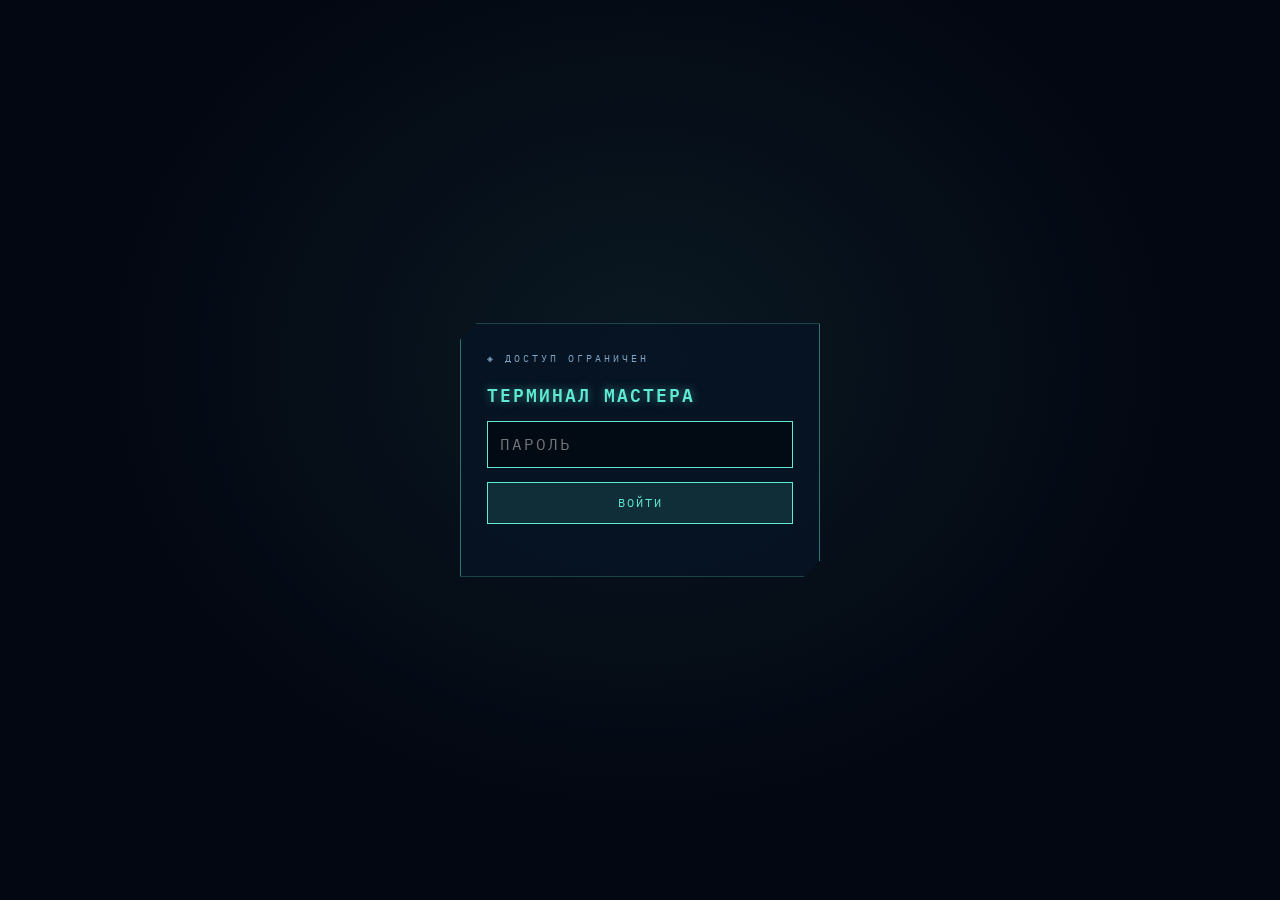
<file: nfc.html>
<!doctype html>
<html lang="ru">
<head>
<meta charset="utf-8">
<meta name="viewport" content="width=device-width, initial-scale=1">
<!-- ======= ДОСТУП ПО ПАРОЛЮ МАСТЕРА =======
     Пароль в коде не хранится — только его хэш (PBKDF2-SHA256, 210 000 итераций).
     После ввода доступ запоминается в этом браузере на 12 часов (общий для панели и меток NFC).
     Важно: это защита интерфейса от случайных посетителей. Ключ базы по-прежнему
     виден в коде страницы — настоящая защита данных требует входа через Supabase Auth. -->
<meta name="robots" content="noindex, nofollow">
<style>
  html:not(.mg-unlocked) body > *:not(#mg-gate) { display: none !important; }
  #mg-gate { position: fixed; inset: 0; z-index: 100000; display: flex; align-items: center; justify-content: center;
    background: #030712 radial-gradient(ellipse at 50% 40%, rgba(94,234,212,.08), transparent 60%);
    font-family: 'IBM Plex Mono', ui-monospace, Consolas, monospace; color: #EAF6FF; padding: 16px; }
  html.mg-unlocked #mg-gate { display: none; }
  #mg-gate form { width: 100%; max-width: 360px; border: 1px solid rgba(94,234,212,.45); background: rgba(7,19,36,.85);
    padding: 28px 26px 22px; display: flex; flex-direction: column; gap: 14px;
    clip-path: polygon(16px 0, 100% 0, 100% calc(100% - 16px), calc(100% - 16px) 100%, 0 100%, 0 16px); }
  #mg-gate .k { font-size: 10px; letter-spacing: 3px; color: #7FA6C9; }
  #mg-gate h1 { margin: 0; font-size: 18px; letter-spacing: 2px; font-weight: 600; color: #5EEAD4; text-shadow: 0 0 10px rgba(94,234,212,.5); }
  #mg-gate input { background: rgba(2,8,16,.8); border: 1px solid rgba(56,189,248,.35); color: #EAF6FF; font: inherit;
    font-size: 16px; padding: 11px 12px; outline: none; letter-spacing: 2px; }
  #mg-gate input:focus { border-color: #5EEAD4; }
  #mg-gate button { background: rgba(94,234,212,.12); border: 1px solid #5EEAD4; color: #5EEAD4; font: inherit; font-size: 12px;
    letter-spacing: 2px; padding: 11px; cursor: pointer; }
  #mg-gate button:hover { background: #5EEAD4; color: #04201a; }
  #mg-gate .err { min-height: 16px; font-size: 11px; color: #FF6B6B; letter-spacing: .5px; }
  #mg-gate.shake form { animation: mg-shake .35s; }
  @keyframes mg-shake { 25% { transform: translateX(-8px); } 75% { transform: translateX(8px); } }

/* ---------- полосы прокрутки в стиле интерфейса ---------- */
* { scrollbar-width: thin; scrollbar-color: rgba(94,234,212,.45) rgba(3,10,22,.6); }
::-webkit-scrollbar { width: 8px; height: 8px; }
::-webkit-scrollbar-track { background: rgba(3,10,22,.6); border-left: 1px solid rgba(56,189,248,.14); }
::-webkit-scrollbar-thumb { background: linear-gradient(180deg, rgba(94,234,212,.55), rgba(56,189,248,.4)); border: 2px solid rgba(3,10,22,.9); border-radius: 0; }
::-webkit-scrollbar-thumb:hover { background: #5EEAD4; }
::-webkit-scrollbar-corner { background: transparent; }
input[type=number]::-webkit-inner-spin-button, input[type=number]::-webkit-outer-spin-button { -webkit-appearance: none; margin: 0; }
input[type=number] { -moz-appearance: textfield; appearance: textfield; }
</style>
<script>
(function () {
  var SALT = '89b3cb69c81a7cdec58e8c1c61864b65';
  var HASH = '7ce4571cf381395dba0c6d78391edf8357e21b882e9219f488cf8d0baf3762b3';
  var ITER = 210000, KEY = 'colonist_master_access', TTL = 12 * 3600 * 1000;
  var waiting = [];
  function hex(buf) { return Array.prototype.map.call(new Uint8Array(buf), function (b) { return ('0' + b.toString(16)).slice(-2); }).join(''); }
  function bytes(h) { var a = new Uint8Array(h.length / 2); for (var i = 0; i < a.length; i++) a[i] = parseInt(h.substr(i * 2, 2), 16); return a; }
  function unlock() {
    document.documentElement.classList.add('mg-unlocked');
    var q = waiting; waiting = []; q.forEach(function (fn) { try { fn(); } catch (e) { console.error(e); } });
  }
  function remembered() {
    try { var v = JSON.parse(localStorage.getItem(KEY) || 'null'); return v && v.h === HASH && v.exp > Date.now(); } catch (e) { return false; }
  }
  // Код страницы вызывает MasterGate.ready(fn) — fn выполнится только после ввода пароля
  window.MasterGate = {
    ready: function (fn) { if (document.documentElement.classList.contains('mg-unlocked')) fn(); else waiting.push(fn); },
    logout: function () { try { localStorage.removeItem(KEY); } catch (e) {} location.reload(); }
  };
  if (remembered()) { document.documentElement.classList.add('mg-unlocked'); return; }
  async function check(pw) {
    var key = await crypto.subtle.importKey('raw', new TextEncoder().encode(pw), 'PBKDF2', false, ['deriveBits']);
    var bits = await crypto.subtle.deriveBits({ name: 'PBKDF2', hash: 'SHA-256', salt: bytes(SALT), iterations: ITER }, key, 256);
    return hex(bits) === HASH;
  }
  document.addEventListener('DOMContentLoaded', function () {
    var gate = document.createElement('div');
    gate.id = 'mg-gate';
    gate.innerHTML = '<form autocomplete="off"><div class="k">◈ ДОСТУП ОГРАНИЧЕН</div><h1>ТЕРМИНАЛ МАСТЕРА</h1>' +
      '<input type="password" id="mg-pw" placeholder="ПАРОЛЬ" autofocus>' +
      '<button type="submit">ВОЙТИ</button><div class="err" id="mg-err"></div></form>';
    document.body.appendChild(gate);
    var input = gate.querySelector('#mg-pw'), err = gate.querySelector('#mg-err');
    setTimeout(function () { input.focus(); }, 50);
    gate.querySelector('form').addEventListener('submit', async function (e) {
      e.preventDefault();
      if (!window.crypto || !crypto.subtle) { err.textContent = 'Браузер не поддерживает проверку (нужен https или localhost).'; return; }
      err.textContent = 'ПРОВЕРКА…';
      var ok = false;
      try { ok = await check(input.value); } catch (x) { err.textContent = 'Ошибка проверки: ' + x.message; return; }
      if (ok) {
        try { localStorage.setItem(KEY, JSON.stringify({ h: HASH, exp: Date.now() + TTL })); } catch (x) {}
        err.textContent = '';
        unlock();
      } else {
        err.textContent = 'НЕВЕРНЫЙ ПАРОЛЬ';
        input.value = ''; input.focus();
        gate.classList.remove('shake'); void gate.offsetWidth; gate.classList.add('shake');
      }
    });
  });
})();
</script>

<style>
  /* Встроенный режим (вкладка «Метки NFC» в терминале мастера): палитра терминала, без собственной шапки */
  html.embed{ --bg:#030712; --panel:#071324; --panel2:#0b1a2e; --line:rgba(56,189,248,.28); --text:#EAF6FF; --dim:#7FA6C9;
    --acc:#5EEAD4; --warn:#FFB454; --err:#FF6B6B; --blue:#38BDF8;
    --mono:'IBM Plex Mono', ui-monospace, Consolas, monospace; }
  html.embed body{ background:transparent; background-image:none; }
  html.embed header{ display:none; }
  html.embed nav{ padding:0 4px; }
  html.embed main{ padding:14px 4px 40px; max-width:none; }
</style>
<link href="https://fonts.googleapis.com/css2?family=IBM+Plex+Mono:wght@400;600&display=swap" rel="stylesheet">
<script>if (/[?&]embed=1/.test(location.search)) document.documentElement.classList.add('embed');</script>

<title>Метки NFC — терминал мастера</title>
<style>
  :root{
    --bg:#05090c; --panel:#0a1419; --panel2:#0d1b21; --line:#1a3a3a; --text:#d8f3ea; --dim:#5e7a74;
    --acc:#3dffb0; --warn:#ffb84d; --err:#ff5a5a; --blue:#3db8ff;
    --mono: ui-monospace, "Cascadia Mono", Consolas, "SFMono-Regular", Menlo, monospace;
  }
  *{box-sizing:border-box}
  html,body{margin:0;background:var(--bg);color:var(--text);font:14px/1.45 var(--mono)}
  body{
    min-height:100vh;
    background-image:
      linear-gradient(rgba(61,255,176,.05) 1px,transparent 1px),
      linear-gradient(90deg,rgba(61,255,176,.05) 1px,transparent 1px),
      linear-gradient(rgba(61,255,176,.025) 1px,transparent 1px),
      linear-gradient(90deg,rgba(61,255,176,.025) 1px,transparent 1px);
    background-size:80px 80px,80px 80px,20px 20px,20px 20px;
  }
  a{color:var(--acc)}
  header{display:flex;align-items:center;gap:16px;flex-wrap:wrap;padding:14px 20px;border-bottom:1px solid var(--line);background:rgba(5,9,12,.92);position:sticky;top:0;z-index:5}
  header h1{margin:0;font-size:18px;letter-spacing:.14em;color:var(--acc);text-shadow:0 0 10px rgba(61,255,176,.6)}
  header .kick{font-size:10px;letter-spacing:.2em;color:var(--dim)}
  .conn{margin-left:auto;font-size:11px;letter-spacing:.12em;padding:4px 10px;border:1px solid var(--dim);color:var(--dim)}
  .conn.ok{border-color:var(--acc);color:var(--acc)} .conn.bad{border-color:var(--err);color:var(--err)}
  nav{display:flex;gap:4px;padding:0 20px;border-bottom:1px solid var(--line)}
  nav button{background:none;border:none;border-bottom:2px solid transparent;color:var(--dim);font:inherit;letter-spacing:.12em;padding:12px 16px;cursor:pointer}
  nav button.on{color:var(--acc);border-bottom-color:var(--acc)}
  main{padding:18px 20px 60px;max-width:1200px;margin:0 auto}
  .bar{display:flex;gap:10px;flex-wrap:wrap;align-items:center;margin-bottom:14px}
  input,select,textarea{background:var(--panel);border:1px solid var(--line);color:var(--text);font:inherit;padding:9px 10px;outline:none}
  input:focus,select:focus,textarea:focus{border-color:var(--acc)}
  textarea{width:100%;min-height:160px;resize:vertical}
  .btn{background:rgba(61,255,176,.08);border:1px solid var(--acc);color:var(--acc);font:inherit;letter-spacing:.1em;padding:9px 16px;cursor:pointer;
       clip-path:polygon(8px 0,100% 0,100% calc(100% - 8px),calc(100% - 8px) 100%,0 100%,0 8px)}
  .btn:hover{background:rgba(61,255,176,.18)}
  .btn.fill{background:var(--acc);color:var(--bg);font-weight:700}
  .btn.warn{border-color:var(--warn);color:var(--warn);background:rgba(255,184,77,.06)}
  .btn.err{border-color:var(--err);color:var(--err);background:rgba(255,90,90,.06)}
  .btn.sm{padding:5px 10px;font-size:12px}
  .btn:disabled{opacity:.4;cursor:default}
  table{width:100%;border-collapse:collapse}
  th{font-size:10px;letter-spacing:.16em;color:var(--dim);text-align:left;font-weight:400;padding:8px;border-bottom:1px solid var(--line)}
  td{padding:9px 8px;border-bottom:1px solid rgba(26,58,58,.6);vertical-align:top}
  tr.group td{border-top:1px solid var(--line)}
  tr.off td{opacity:.45}
  tr:hover td{background:rgba(61,255,176,.03)}
  .code{color:var(--acc);font-weight:700;word-break:break-all}
  .chip{display:inline-block;padding:1px 8px;border:1px solid;font-size:11px;letter-spacing:.06em;white-space:nowrap}
  .thumb{width:56px;height:40px;object-fit:cover;border:1px solid var(--line);display:block}
  .body-prev{color:var(--dim);font-size:12px;max-width:380px;white-space:pre-wrap;max-height:3.9em;overflow:hidden}
  .acts{white-space:nowrap;text-align:right}
  .empty{padding:40px;text-align:center;color:var(--dim)}
  .note{color:var(--dim);font-size:12px}
  .err-box{border:1px solid var(--err);color:var(--err);padding:12px 14px;margin-bottom:14px;white-space:pre-wrap;background:rgba(255,90,90,.05)}
  /* редактор */
  .modal{position:fixed;inset:0;background:rgba(0,0,0,.72);display:none;align-items:flex-start;justify-content:center;overflow:auto;padding:30px 12px;z-index:20}
  .modal.on{display:flex}
  .sheet{background:var(--panel);border:1px solid var(--acc);width:100%;max-width:1040px;padding:20px;position:relative;
         clip-path:polygon(18px 0,100% 0,100% calc(100% - 18px),calc(100% - 18px) 100%,0 100%,0 18px)}
  .sheet h2{margin:0 0 16px;font-size:15px;letter-spacing:.16em;color:var(--acc)}
  .grid{display:grid;grid-template-columns:1fr 330px;gap:22px}
  @media (max-width:820px){.grid{grid-template-columns:1fr}}
  .f{margin-bottom:12px} .f label{display:block;font-size:10px;letter-spacing:.16em;color:var(--dim);margin-bottom:5px}
  .f input,.f select{width:100%}
  .f input[type=checkbox]{width:auto;margin:0 8px 0 0;vertical-align:middle}
  .f label.chk{display:flex;align-items:center;height:40px;font-size:13px;color:var(--text);cursor:pointer}
  .row2{display:grid;grid-template-columns:1fr 1fr;gap:10px}
  .drop{border:1px dashed var(--line);padding:14px;text-align:center;color:var(--dim);cursor:pointer}
  .drop.over{border-color:var(--acc);color:var(--acc)}
  .imgprev{max-width:100%;max-height:180px;display:block;margin:8px auto 0;border:1px solid var(--line)}
  /* превью телефона */
  .phone{border:1px solid var(--line);background:#04080b;padding:12px;min-height:420px;border-radius:18px;position:sticky;top:10px}
  .phone .ph-head{border:1px solid var(--pc,var(--acc));padding:10px 12px;margin-bottom:10px;background:color-mix(in srgb,var(--pc,var(--acc)) 9%,transparent);
                  clip-path:polygon(12px 0,100% 0,100% 100%,0 100%,0 12px)}
  .phone .k{font-size:9px;letter-spacing:.18em;color:var(--pc,var(--acc))}
  .phone .m{font-size:9px;color:var(--dim)}
  .phone .t{font-size:17px;font-weight:700;color:var(--pc,var(--acc));margin-top:6px;text-shadow:0 0 8px var(--pc,var(--acc))}
  .phone img{width:100%;border:1px solid var(--pc,var(--acc));margin-bottom:10px;display:block}
  .phone .b{white-space:pre-wrap;font-size:12.5px;border:1px solid rgba(255,255,255,.12);padding:10px 12px;background:rgba(6,13,17,.8)}
  .phone .b.md{white-space:normal}
  .phone .b.md p,.phone .b.md ul,.phone .b.md ol,.phone .b.md blockquote{margin:0 0 .6em}
  .phone .b.md h3,.phone .b.md h4,.phone .b.md h5{margin:.2em 0 .5em;color:var(--pc,var(--acc))}
  .phone .b.md ul,.phone .b.md ol{padding-left:1.3em}
  .phone .b.md blockquote{border-left:3px solid var(--pc,var(--acc));padding-left:8px;color:var(--dim)}
  .phone .b.md hr{border:0;border-top:1px solid var(--pc,var(--acc));opacity:.5}
  .phone .b.md code{color:var(--pc,var(--acc))}
  .phone .b.md a{color:var(--pc,var(--acc))}
  .toast{position:fixed;bottom:20px;left:50%;transform:translateX(-50%);background:var(--panel2);border:1px solid var(--acc);color:var(--acc);padding:10px 18px;z-index:30;display:none}
  .toast.err{border-color:var(--err);color:var(--err)}
  .hint{border-left:2px solid var(--blue);padding:8px 12px;color:var(--dim);font-size:12px;margin:0 0 14px;background:rgba(61,184,255,.04)}
  input[type=color]{padding:2px;height:36px;width:56px}
  .settings{border:1px solid var(--line);background:var(--panel);padding:12px 16px;margin-bottom:16px}
  .settings summary{cursor:pointer;color:var(--acc);letter-spacing:.14em;font-size:12px;list-style:none}
  .settings summary::-webkit-details-marker{display:none}
  .settings summary::before{content:'▸ ';}
  .settings[open] summary::before{content:'▾ ';}
  .set-grid{display:grid;grid-template-columns:repeat(auto-fit,minmax(230px,1fr));gap:4px 16px}
  .set-grid select,.set-grid input{width:100%}
</style>
</head>
<body>
<header>
  <div>
    <div class="kick">◈ КОЛОНИАЛЬНЫЙ СКАНЕР</div>
    <h1>ПАНЕЛЬ МАСТЕРА · МЕТКИ</h1>
  </div>
  <a href="master.html" class="conn" style="text-decoration:none">← ТЕРМИНАЛ МАСТЕРА</a>
  <div id="conn" class="conn" style="margin-left:0">ПОДКЛЮЧЕНИЕ…</div>
</header>
<nav>
  <button data-tab="tags" class="on">МЕТКИ</button>
  <button data-tab="modes">ПРОФИЛИ СКАНЕРОВ</button>
  <button data-tab="help">СПРАВКА</button>
</nav>

<main>
  <div id="fatal"></div>

  <section id="tab-tags">
    <details class="settings" id="settings-box">
      <summary>⚙ НАСТРОЙКИ СКАНЕРОВ <span class="note" id="set-state"></span></summary>
      <p class="hint" style="margin-top:12px">Применяются ко <b>всем телефонам</b> при следующем «ОБНОВИТЬ ⟳». «Как на телефоне» — настройка не задана отсюда, у каждого телефона остаётся своя (из служебного меню).</p>
      <div class="set-grid">
        <div class="f"><label>ДЛИТЕЛЬНОСТЬ СЕССИИ СКАНИРОВАНИЯ</label>
          <div class="row2" style="grid-template-columns:1.3fr 1fr">
            <select id="s-sess-mode" onchange="syncSessField()">
              <option value="">как на телефоне</option>
              <option value="limit">ограничить (сек)</option>
              <option value="0">без ограничения (до метки или отмены)</option>
            </select>
            <input id="s-sess" type="number" min="1" max="3600" placeholder="60">
          </div></div>
        <div class="f"><label>МЕТКА БЕЗ НАЖАТИЯ «СКАНИРОВАТЬ»</label>
          <select id="s-auto"><option value="">как на телефоне</option><option value="true">срабатывает</option><option value="false">игнорируется</option></select></div>
        <div class="f"><label>ТИПЫ МЕТОК</label>
          <select id="s-types"><option value="">как на телефоне</option><option value="false">NTAG / MIFARE (быстро)</option><option value="true">все типы (медленнее)</option></select></div>
        <div class="f"><label>PIN СЛУЖЕБНОГО МЕНЮ</label>
          <input id="s-pin" inputmode="numeric" placeholder="не менять" autocomplete="off"></div>
      </div>
      <div class="bar" style="margin:4px 0 0">
        <button class="btn fill" id="s-save" onclick="saveSettings()">СОХРАНИТЬ НАСТРОЙКИ</button>
        <span class="note" id="s-updated"></span>
      </div>
    </details>
    <div class="bar">
      <button class="btn fill" onclick="openEditor()">+ НОВАЯ МЕТКА</button>
      <input id="q" placeholder="поиск: код, заголовок, текст" style="flex:1;min-width:200px" oninput="renderTags()">
      <select id="fmode" onchange="renderTags()"></select>
      <button class="btn sm" onclick="loadAll()">⟳ ОБНОВИТЬ</button>
    </div>
    <p class="hint">После изменений игроки нажимают «ОБНОВИТЬ ⟳» внизу экрана сканера (нужен интернет). Без обновления у них остаётся прежняя база.</p>
    <table>
      <thead><tr><th>КОД МЕТКИ</th><th>ПРОФИЛЬ</th><th>КАРТИНКА</th><th>ЗАГОЛОВОК / ТЕКСТ</th><th></th></tr></thead>
      <tbody id="tags"></tbody>
    </table>
  </section>

  <section id="tab-modes" hidden>
    <p class="hint">Профиль — тип прибора у игрока. <b>ID</b> — короткое латинское имя, оно указывается в метках. Менять ID у профиля, который уже используется, не стоит — записи меток перестанут к нему относиться.</p>
    <table>
      <thead><tr><th>ID</th><th>НАЗВАНИЕ</th><th>ЦВЕТ</th><th>ПОДПИСЬ</th><th>ПОРЯДОК</th><th>ВКЛ</th><th></th></tr></thead>
      <tbody id="modes"></tbody>
    </table>
    <div class="bar" style="margin-top:14px"><button class="btn" onclick="addModeRow()">+ ПРОФИЛЬ</button></div>
  </section>

  <section id="tab-help" hidden>
    <div class="hint" style="font-size:13px;line-height:1.7">
      <b>Как узнать код метки.</b> На телефоне со сканером удерживайте заголовок 3 секунды → PIN мастера → служебное меню.
      Поднесите метку: появится её <b>UID</b> (например <span class="code">04A2B3C4D5E680</span>). Его и вписывайте в поле «Код метки».<br><br>
      <b>Одна метка — разные профили.</b> Создайте несколько записей с одним кодом: медик увидит одно, техник другое.
      Профиль «* любой» показывается всем, у кого нет своей записи для этой метки.<br><br>
      <b>Картинки</b> загружаются в хранилище Supabase (бакет content-media, папка scanner/). Лучше JPG/PNG шириной до 1000 px.<br><br>
      <b>Выключенная запись</b> (галочка «Активна» снята) не попадает на телефоны при следующем обновлении.<br><br>
      Если панель пишет об отсутствии таблиц — выполните <b>supabase.sql</b> из репозитория colony-scanner в SQL Editor Supabase.
    </div>
  </section>
</main>

<div class="modal" id="modal">
  <div class="sheet">
    <h2 id="ed-title">НОВАЯ МЕТКА</h2>
    <div class="grid">
      <div>
        <div class="row2">
          <div class="f"><label>КОД МЕТКИ (UID, текст на метке или код бейджа персонажа)</label><input id="e-code" placeholder="04A2B3C4D5E680" oninput="preview()"></div>
          <div class="f"><label>ПРОФИЛЬ СКАНЕРА</label><select id="e-mode" onchange="preview()"></select></div>
        </div>
        <div class="f"><label>ЗАГОЛОВОК</label><input id="e-title" placeholder="Пациент: критическое состояние" oninput="preview()"></div>
        <div class="f"><label>ТЕКСТ <span class="note">— markdown: **жирный**, *курсив*, # заголовок, - список, &gt; цитата, ---</span></label><textarea id="e-body" placeholder="Пульс: 140 уд/мин&#10;Температура: 39.2 °C" oninput="preview()"></textarea></div>
        <div class="f">
          <label>КАРТИНКА</label>
          <div class="drop" id="drop" onclick="document.getElementById('e-file').click()">Перетащите файл сюда или нажмите, чтобы выбрать</div>
          <input type="file" id="e-file" accept="image/*" hidden onchange="pickFile(this.files[0])">
          <div class="row2" style="margin-top:8px">
            <input id="e-img" placeholder="или ссылка на картинку" oninput="preview()">
            <button class="btn sm err" onclick="clearImg()">УБРАТЬ КАРТИНКУ</button>
          </div>
          <div class="note" id="up-state"></div>
        </div>
        <div class="row2">
          <div class="f"><label>ЗАМЕТКА ДЛЯ МАСТЕРОВ (игрокам не видна)</label><input id="e-note" placeholder="напр.: метка на капсуле №3"></div>
          <div class="f"><label>&nbsp;</label><label class="chk" style="letter-spacing:0"><input type="checkbox" id="e-active" checked> Активна</label></div>
        </div>
        <div class="bar" style="margin-top:6px">
          <button class="btn fill" id="save-btn" onclick="saveTag()">СОХРАНИТЬ</button>
          <button class="btn" onclick="closeEditor()">ОТМЕНА</button>
          <span class="note" id="dup-warn" style="color:var(--warn)"></span>
        </div>
      </div>
      <div>
        <div class="f"><label>ТАК УВИДИТ ИГРОК</label></div>
        <div class="phone" id="phone"></div>
      </div>
    </div>
  </div>
</div>
<div class="toast" id="toast"></div>

<script>
// ===== подключение — то же, что у «Терминала колониста» =====
const SUPABASE_URL = 'https://yfogwbxxomuzbezgpqjm.supabase.co';
const SUPABASE_KEY = 'sb_publishable_TflOx6ZH1UM3wQPg_rEe4A_b6oxzSmd';
const BUCKET = 'content-media';
const FOLDER = 'scanner';

const H = () => {
  const h = { apikey: SUPABASE_KEY, 'Content-Type': 'application/json' };
  if (SUPABASE_KEY.startsWith('eyJ')) h.Authorization = 'Bearer ' + SUPABASE_KEY;
  return h;
};

async function api(path, opts = {}) {
  const r = await fetch(`${SUPABASE_URL}/rest/v1/${path}`, { ...opts, headers: { ...H(), ...(opts.headers || {}) } });
  const txt = await r.text();
  if (!r.ok) {
    let msg = txt;
    try { const j = JSON.parse(txt); msg = j.message || j.error || txt; if (j.hint) msg += '\n' + j.hint; } catch (e) {}
    const err = new Error(`HTTP ${r.status}: ${msg}`); err.status = r.status; err.body = txt; throw err;
  }
  return txt ? JSON.parse(txt) : null;
}

let MODES = [], TAGS = [], editing = null, pendingImageUrl = null;

const $ = id => document.getElementById(id);
const esc = s => String(s ?? '').replace(/[&<>"']/g, c => ({ '&': '&amp;', '<': '&lt;', '>': '&gt;', '"': '&quot;', "'": '&#39;' }[c]));
const norm = s => String(s || '').trim().toUpperCase().replace(/[\s:\-]/g, '');

function toast(msg, bad) {
  const t = $('toast'); t.textContent = msg; t.className = 'toast' + (bad ? ' err' : ''); t.style.display = 'block';
  clearTimeout(toast._t); toast._t = setTimeout(() => t.style.display = 'none', bad ? 6000 : 2500);
}

function imgUrl(v) {
  if (!v) return '';
  if (/^https?:\/\//.test(v)) return v;
  return `${SUPABASE_URL}/storage/v1/object/public/${BUCKET}/${v.replace(/^\/+/, '')}`;
}

function modeOf(id) { return MODES.find(m => m.id === id); }
function modeChip(id) {
  if (id === '*') return `<span class="chip" style="border-color:var(--dim);color:var(--text)">* ЛЮБОЙ</span>`;
  const m = modeOf(id); const c = m?.color || '#ff5a5a';
  return `<span class="chip" style="border-color:${esc(c)};color:${esc(c)}">${esc(m ? m.name : id + ' ?')}</span>`;
}

// ===== загрузка =====
async function loadAll() {
  $('fatal').innerHTML = '';
  try {
    const [modes, tags] = await Promise.all([
      api('scan_modes?select=*&order=sort.asc,id.asc'),
      api('scan_tags?select=*&order=code.asc,scanner.asc'),
    ]);
    MODES = modes; TAGS = tags;
    $('conn').textContent = 'SUPABASE · НА СВЯЗИ'; $('conn').className = 'conn ok';
  } catch (e) {
    $('conn').textContent = 'НЕТ СВЯЗИ'; $('conn').className = 'conn bad';
    const missing = e.status === 404 || /does not exist|Could not find the table/i.test(e.body || e.message);
    $('fatal').innerHTML = `<div class="err-box">${missing
      ? 'Таблиц сканера ещё нет в базе.\nОткройте Supabase → SQL Editor, вставьте содержимое supabase.sql из репозитория colony-scanner и нажмите Run. Затем обновите эту страницу.'
      : 'Ошибка загрузки: ' + esc(e.message)}</div>`;
  }
  fillModeSelects(); renderTags(); renderModes();
  loadSettings();
}

function fillModeSelects() {
  const f = $('fmode'), cur = f.value;
  f.innerHTML = `<option value="">все профили</option><option value="*">* любой</option>` +
    MODES.map(m => `<option value="${esc(m.id)}">${esc(m.name)}</option>`).join('');
  f.value = cur;
  $('e-mode').innerHTML = MODES.map(m => `<option value="${esc(m.id)}">${esc(m.name)} [${esc(m.id)}]</option>`).join('') +
    `<option value="*">* любой профиль</option>`;
}

// ===== метки =====
function renderTags() {
  const q = $('q').value.trim().toLowerCase(), fm = $('fmode').value;
  const list = TAGS.filter(t =>
    (!fm || t.scanner === fm) &&
    (!q || [t.code, t.title, t.body, t.note].some(v => String(v || '').toLowerCase().includes(q))));
  if (!list.length) {
    $('tags').innerHTML = `<tr><td colspan="5" class="empty">${TAGS.length ? 'Ничего не найдено' : 'Меток пока нет. Нажмите «+ НОВАЯ МЕТКА».'}</td></tr>`;
    return;
  }
  let prev = null;
  $('tags').innerHTML = list.map(t => {
    const first = norm(t.code) !== prev; prev = norm(t.code);
    const img = t.image_url ? `<img class="thumb" src="${esc(imgUrl(t.image_url))}" loading="lazy" alt="">` : '<span class="note">—</span>';
    return `<tr class="${first ? 'group' : ''} ${t.active === false ? 'off' : ''}">
      <td>${first ? `<span class="code">${esc(t.code)}</span>` : ''}${t.note ? `<div class="note">${esc(t.note)}</div>` : ''}</td>
      <td>${modeChip(t.scanner)}${t.active === false ? '<div class="note">выключена</div>' : ''}</td>
      <td>${img}</td>
      <td><div>${esc(t.title) || '<span class="note">(без заголовка)</span>'}</div><div class="body-prev">${esc(t.body)}</div></td>
      <td class="acts">
        <button class="btn sm" onclick="openEditor(${t.id})">ИЗМЕНИТЬ</button>
        <button class="btn sm" title="Та же метка для другого профиля" onclick="openEditor(null, ${t.id})">+ ПРОФИЛЬ</button>
        <button class="btn sm err" onclick="delTag(${t.id})">✕</button>
      </td></tr>`;
  }).join('');
}

function openEditor(id = null, copyFrom = null) {
  editing = id ? TAGS.find(t => t.id === id) : null;
  const src = editing || (copyFrom ? TAGS.find(t => t.id === copyFrom) : null);
  $('ed-title').textContent = editing ? 'ИЗМЕНИТЬ МЕТКУ' : (copyFrom ? 'ТА ЖЕ МЕТКА — ДРУГОЙ ПРОФИЛЬ' : 'НОВАЯ МЕТКА');
  $('e-code').value = src?.code || '';
  let mode = src?.scanner || (MODES[0]?.id ?? '*');
  if (copyFrom && !editing) {
    const used = TAGS.filter(t => norm(t.code) === norm(src.code)).map(t => t.scanner);
    mode = (MODES.find(m => !used.includes(m.id)) || { id: '*' }).id;
  }
  $('e-mode').value = mode;
  $('e-title').value = editing ? editing.title || '' : '';
  $('e-body').value = editing ? editing.body || '' : '';
  $('e-img').value = editing ? editing.image_url || '' : '';
  $('e-note').value = src?.note || '';
  $('e-active').checked = editing ? editing.active !== false : true;
  $('up-state').textContent = '';
  $('e-file').value = '';
  $('modal').classList.add('on');
  preview();
  setTimeout(() => (src ? $('e-title') : $('e-code')).focus(), 50);
}
function closeEditor() { $('modal').classList.remove('on'); editing = null; }

// markdown — как в терминале и в сканере
function tuiMd(src) {
    const esc = s => String(s).replace(/[&<>"']/g, c => ({ '&': '&amp;', '<': '&lt;', '>': '&gt;', '"': '&quot;', "'": '&#39;' }[c]));
    const inline = t => esc(t.replace(/\\([-.!#*_()[\]>+`])/g, '\u0000$1'))
      .replace(/`([^`]+)`/g, '<code>$1</code>')
      .replace(/\*\*(.+?)\*\*/g, '<strong>$1</strong>').replace(/__(.+?)__/g, '<strong>$1</strong>')
      .replace(/(^|[^*\w])\*([^*\n]+)\*/g, '$1<em>$2</em>').replace(/(^|[^_\w])_([^_\n]+)_/g, '$1<em>$2</em>')
      .replace(/~~(.+?)~~/g, '<del>$1</del>')
      .replace(/\[([^\]]+)\]\((https?:[^)\s]+)\)/g, '<a href="$2" target="_blank" rel="noopener">$1</a>')
      .replace(/\u0000/g, '');
    const out = []; let list = null, para = [], quote = [];
    const flushP = () => { if (para.length) { out.push('<p>' + para.map(inline).join('<br>') + '</p>'); para = []; } };
    const flushL = () => { if (list) { out.push(`<${list.t}>` + list.items.map(x => '<li>' + x.map(inline).join('<br>') + '</li>').join('') + `</${list.t}>`); list = null; } };
    const flushQ = () => { if (quote.length) { out.push('<blockquote>' + quote.map(inline).join('<br>') + '</blockquote>'); quote = []; } };
    const flush = () => { flushP(); flushL(); flushQ(); };
    String(src || '').replace(/\r/g, '').split('\n').forEach(raw => {
      const t = raw.trim(); let m;
      if (!t) { flush(); return; }
      if (/^(-{3,}|\*{3,}|_{3,})$/.test(t)) { flush(); out.push('<hr>'); return; }
      if ((m = t.match(/^(#{1,3})\s+(.*)$/))) { flush(); out.push(`<h${m[1].length + 2}>${inline(m[2])}</h${m[1].length + 2}>`); return; }
      if ((m = t.match(/^>\s?(.*)$/))) { flushP(); flushL(); quote.push(m[1]); return; }
      if ((m = t.match(/^(\d+)[.)]\s+(.*)$/)) || (m = t.match(/^[-*•+]\s+(.*)$/))) {
        flushP(); flushQ(); const ordered = /^\d/.test(t), txt = ordered ? m[2] : m[1];
        if (!list || list.t !== (ordered ? 'ol' : 'ul')) { flushL(); list = { t: ordered ? 'ol' : 'ul', items: [] }; }
        list.items.push([txt]); return;
      }
      if (list && /^\s{2,}/.test(raw)) { list.items[list.items.length - 1].push(t); return; }
      flushL(); flushQ(); para.push(t);
    });
    flush();
    return out.join('');
  }

function preview() {
  const modeId = $('e-mode').value, m = modeOf(modeId);
  const color = m?.color || '#3dffb0';
  const name = modeId === '*' ? 'ЛЮБОЙ' : (m?.name || modeId).toUpperCase();
  const img = imgUrl($('e-img').value.trim());
  const ph = $('phone');
  ph.style.setProperty('--pc', color);
  ph.innerHTML = `<div class="ph-head"><div class="k">◈ РЕЗУЛЬТАТ СКАНИРОВАНИЯ</div>
     <div class="m">${esc(name)} · 30.10.4073 С.Э. · 12:00:00</div>
     <div class="m">✓ ДАННЫЕ УСПЕШНО СЧИТАНЫ</div>
     <div class="t">${esc($('e-title').value)}</div></div>
     ${img ? `<img src="${esc(img)}" alt="">` : ''}
     <div class="b md">${$('e-body').value.trim() ? tuiMd($('e-body').value) : '<span style="color:var(--dim)">текст…</span>'}</div>`;
  // предупреждение о дубле
  const c = norm($('e-code').value);
  const dup = TAGS.find(t => norm(t.code) === c && t.scanner === modeId && (!editing || t.id !== editing.id));
  $('dup-warn').textContent = dup ? '⚠ для этого кода и профиля запись уже есть — она будет заменена' : '';
}

async function pickFile(file) {
  if (!file) return;
  if (!file.type.startsWith('image/')) { toast('Нужен файл картинки', true); return; }
  if (file.size > 8 * 1024 * 1024) { toast('Файл больше 8 МБ — уменьшите картинку', true); return; }
  $('up-state').textContent = 'Загрузка…'; $('save-btn').disabled = true;
  try {
    const ext = (file.name.split('.').pop() || 'jpg').toLowerCase().replace(/[^a-z0-9]/g, '') || 'jpg';
    const base = file.name.replace(/\.[^.]+$/, '').toLowerCase().replace(/[^a-z0-9_-]+/g, '-').slice(0, 40) || 'img';
    const path = `${FOLDER}/${Date.now()}-${base}.${ext}`;
    const h = { apikey: SUPABASE_KEY, 'Content-Type': file.type, 'x-upsert': 'true', 'cache-control': '3600' };
    if (SUPABASE_KEY.startsWith('eyJ')) h.Authorization = 'Bearer ' + SUPABASE_KEY;
    const r = await fetch(`${SUPABASE_URL}/storage/v1/object/${BUCKET}/${path}`, { method: 'POST', headers: h, body: file });
    if (!r.ok) throw new Error(`HTTP ${r.status}: ${await r.text()}`);
    $('e-img').value = path;
    $('up-state').textContent = '✓ загружено: ' + path;
    preview();
  } catch (e) {
    $('up-state').textContent = '';
    toast('Не удалось загрузить картинку: ' + e.message, true);
  } finally { $('save-btn').disabled = false; }
}
function clearImg() { $('e-img').value = ''; $('up-state').textContent = ''; preview(); }

async function saveTag() {
  const row = {
    code: $('e-code').value.trim().toUpperCase(),
    scanner: $('e-mode').value || '*',
    title: $('e-title').value.trim(),
    body: $('e-body').value.replace(/\s+$/, ''),
    image_url: $('e-img').value.trim() || null,
    note: $('e-note').value.trim() || null,
    active: $('e-active').checked,
    updated_at: new Date().toISOString(),
  };
  if (!row.code) { toast('Укажите код метки', true); $('e-code').focus(); return; }
  $('save-btn').disabled = true;
  try {
    // если для пары код+профиль уже есть другая запись — заменяем её
    const dup = TAGS.find(t => norm(t.code) === norm(row.code) && t.scanner === row.scanner && (!editing || t.id !== editing.id));
    if (editing) {
      if (dup) await api(`scan_tags?id=eq.${dup.id}`, { method: 'DELETE' });
      await api(`scan_tags?id=eq.${editing.id}`, { method: 'PATCH', body: JSON.stringify(row), headers: { Prefer: 'return=minimal' } });
    } else if (dup) {
      await api(`scan_tags?id=eq.${dup.id}`, { method: 'PATCH', body: JSON.stringify(row), headers: { Prefer: 'return=minimal' } });
    } else {
      await api('scan_tags', { method: 'POST', body: JSON.stringify(row), headers: { Prefer: 'return=minimal' } });
    }
    toast('Сохранено');
    closeEditor();
    await loadAll();
  } catch (e) {
    toast('Ошибка сохранения: ' + e.message, true);
  } finally { $('save-btn').disabled = false; }
}

async function delTag(id) {
  const t = TAGS.find(x => x.id === id);
  if (!confirm(`Удалить запись «${t.title || t.code}» (${t.scanner})?`)) return;
  try { await api(`scan_tags?id=eq.${id}`, { method: 'DELETE' }); toast('Удалено'); await loadAll(); }
  catch (e) { toast('Ошибка: ' + e.message, true); }
}

// ===== настройки сканеров (scan_settings, одна строка id = 1) =====
let SETTINGS = null;
function syncSessField() {
  const m = $('s-sess-mode').value;
  $('s-sess').disabled = m !== 'limit';
  if (m === 'limit' && !$('s-sess').value) $('s-sess').value = 60;
}
async function loadSettings() {
  try {
    const rows = await api('scan_settings?select=*&id=eq.1');
    SETTINGS = rows[0] || { id: 1 };
    const sec = SETTINGS.session_seconds;
    $('s-sess-mode').value = sec == null ? '' : (sec === 0 ? '0' : 'limit');
    $('s-sess').value = sec > 0 ? sec : '';
    $('s-auto').value = SETTINGS.auto_scan == null ? '' : String(SETTINGS.auto_scan);
    $('s-types').value = SETTINGS.all_tag_types == null ? '' : String(SETTINGS.all_tag_types);
    $('s-pin').value = '';
    $('s-pin').placeholder = SETTINGS.master_pin ? 'задан · введите новый, чтобы сменить' : 'не задан (на телефонах свой)';
    const set = [sec != null, SETTINGS.auto_scan != null, SETTINGS.all_tag_types != null, !!SETTINGS.master_pin].filter(Boolean).length;
    $('set-state').textContent = set ? `· задано: ${set} из 4` : '· всё как на телефонах';
    $('s-updated').textContent = SETTINGS.updated_at ? 'изменено ' + new Date(SETTINGS.updated_at).toLocaleString() : '';
    $('s-save').disabled = false;
  } catch (e) {
    const missing = e.status === 404 || /does not exist|Could not find the table/i.test(e.body || e.message);
    $('set-state').textContent = missing ? '· нет таблицы scan_settings — выполните supabase.sql' : '· ошибка загрузки';
    $('s-save').disabled = true;
  }
  syncSessField();
}
async function saveSettings() {
  const m = $('s-sess-mode').value;
  let sec = null;
  if (m === '0') sec = 0;
  if (m === 'limit') {
    sec = parseInt($('s-sess').value, 10);
    if (!(sec >= 1 && sec <= 3600)) { toast('Длительность — от 1 до 3600 секунд', true); return; }
  }
  const pin = $('s-pin').value.trim();
  if (pin && !/^\d{4,}$/.test(pin)) { toast('PIN — минимум 4 цифры', true); return; }
  const tri = v => v === '' ? null : v === 'true';
  const row = {
    id: 1,
    session_seconds: sec,
    auto_scan: tri($('s-auto').value),
    all_tag_types: tri($('s-types').value),
    updated_at: new Date().toISOString(),
  };
  if (pin) row.master_pin = pin;
  $('s-save').disabled = true;
  try {
    await api('scan_settings?on_conflict=id', { method: 'POST', body: JSON.stringify(row),
      headers: { Prefer: 'resolution=merge-duplicates,return=minimal' } });
    toast('Настройки сохранены — телефоны получат их при «ОБНОВИТЬ ⟳»');
    await loadSettings();
  } catch (e) { toast('Ошибка сохранения: ' + e.message, true); }
  finally { $('s-save').disabled = false; }
}

// ===== профили =====
function renderModes() {
  $('modes').innerHTML = MODES.map(m => modeRow(m)).join('') ||
    `<tr><td colspan="7" class="empty">Профилей нет</td></tr>`;
}
function modeRow(m, isNew) {
  return `<tr data-old="${isNew ? '' : esc(m.id)}">
    <td><input class="m-id" value="${esc(m.id)}" style="width:110px" placeholder="medic"></td>
    <td><input class="m-name" value="${esc(m.name)}" style="width:170px"></td>
    <td><input class="m-color" type="color" value="${esc(m.color || '#3dffb0')}"></td>
    <td><input class="m-sub" value="${esc(m.subtitle || '')}" style="width:100%"></td>
    <td><input class="m-sort" type="number" value="${m.sort ?? 0}" style="width:70px"></td>
    <td><input class="m-act" type="checkbox" ${m.active === false ? '' : 'checked'}></td>
    <td class="acts"><button class="btn sm" onclick="saveMode(this)">СОХРАНИТЬ</button>
      <button class="btn sm err" onclick="delMode(this)">✕</button></td></tr>`;
}
function addModeRow() {
  $('modes').insertAdjacentHTML('beforeend', modeRow({ id: '', name: '', color: '#3db8ff', subtitle: '', sort: MODES.length + 1 }, true));
}
async function saveMode(btn) {
  const tr = btn.closest('tr'), old = tr.dataset.old;
  const row = {
    id: tr.querySelector('.m-id').value.trim().toLowerCase(),
    name: tr.querySelector('.m-name').value.trim(),
    color: tr.querySelector('.m-color').value,
    subtitle: tr.querySelector('.m-sub').value.trim(),
    sort: parseInt(tr.querySelector('.m-sort').value || '0', 10),
    active: tr.querySelector('.m-act').checked,
  };
  if (!/^[a-z0-9_]+$/.test(row.id)) { toast('ID — только латиница, цифры и _', true); return; }
  if (!row.name) { toast('Укажите название', true); return; }
  try {
    if (old) await api(`scan_modes?id=eq.${encodeURIComponent(old)}`, { method: 'PATCH', body: JSON.stringify(row), headers: { Prefer: 'return=minimal' } });
    else await api('scan_modes', { method: 'POST', body: JSON.stringify(row), headers: { Prefer: 'return=minimal' } });
    if (old && old !== row.id) {
      await api(`scan_tags?scanner=eq.${encodeURIComponent(old)}`, { method: 'PATCH', body: JSON.stringify({ scanner: row.id }), headers: { Prefer: 'return=minimal' } });
    }
    toast('Профиль сохранён'); await loadAll();
  } catch (e) { toast('Ошибка: ' + e.message, true); }
}
async function delMode(btn) {
  const tr = btn.closest('tr'), old = tr.dataset.old;
  if (!old) { tr.remove(); return; }
  const n = TAGS.filter(t => t.scanner === old).length;
  if (!confirm(`Удалить профиль «${old}»?` + (n ? `\nЗаписей меток с этим профилем: ${n} — они перестанут показываться.` : ''))) return;
  try { await api(`scan_modes?id=eq.${encodeURIComponent(old)}`, { method: 'DELETE' }); toast('Удалено'); await loadAll(); }
  catch (e) { toast('Ошибка: ' + e.message, true); }
}

// ===== вкладки, drag&drop =====
document.querySelectorAll('nav button').forEach(b => b.onclick = () => {
  document.querySelectorAll('nav button').forEach(x => x.classList.toggle('on', x === b));
  ['tags', 'modes', 'help'].forEach(t => $('tab-' + t).hidden = t !== b.dataset.tab);
});
const drop = $('drop');
['dragenter', 'dragover'].forEach(ev => drop.addEventListener(ev, e => { e.preventDefault(); drop.classList.add('over'); }));
['dragleave', 'drop'].forEach(ev => drop.addEventListener(ev, e => { e.preventDefault(); drop.classList.remove('over'); }));
drop.addEventListener('drop', e => pickFile(e.dataTransfer.files[0]));
document.addEventListener('paste', e => {
  if (!$('modal').classList.contains('on')) return;
  const f = [...(e.clipboardData?.files || [])].find(f => f.type.startsWith('image/'));
  if (f) pickFile(f);
});
document.addEventListener('keydown', e => { if (e.key === 'Escape') closeEditor(); });
$('modal').addEventListener('mousedown', e => { if (e.target.id === 'modal') closeEditor(); });

MasterGate.ready(loadAll);
</script>
</body>
</html>
</file>
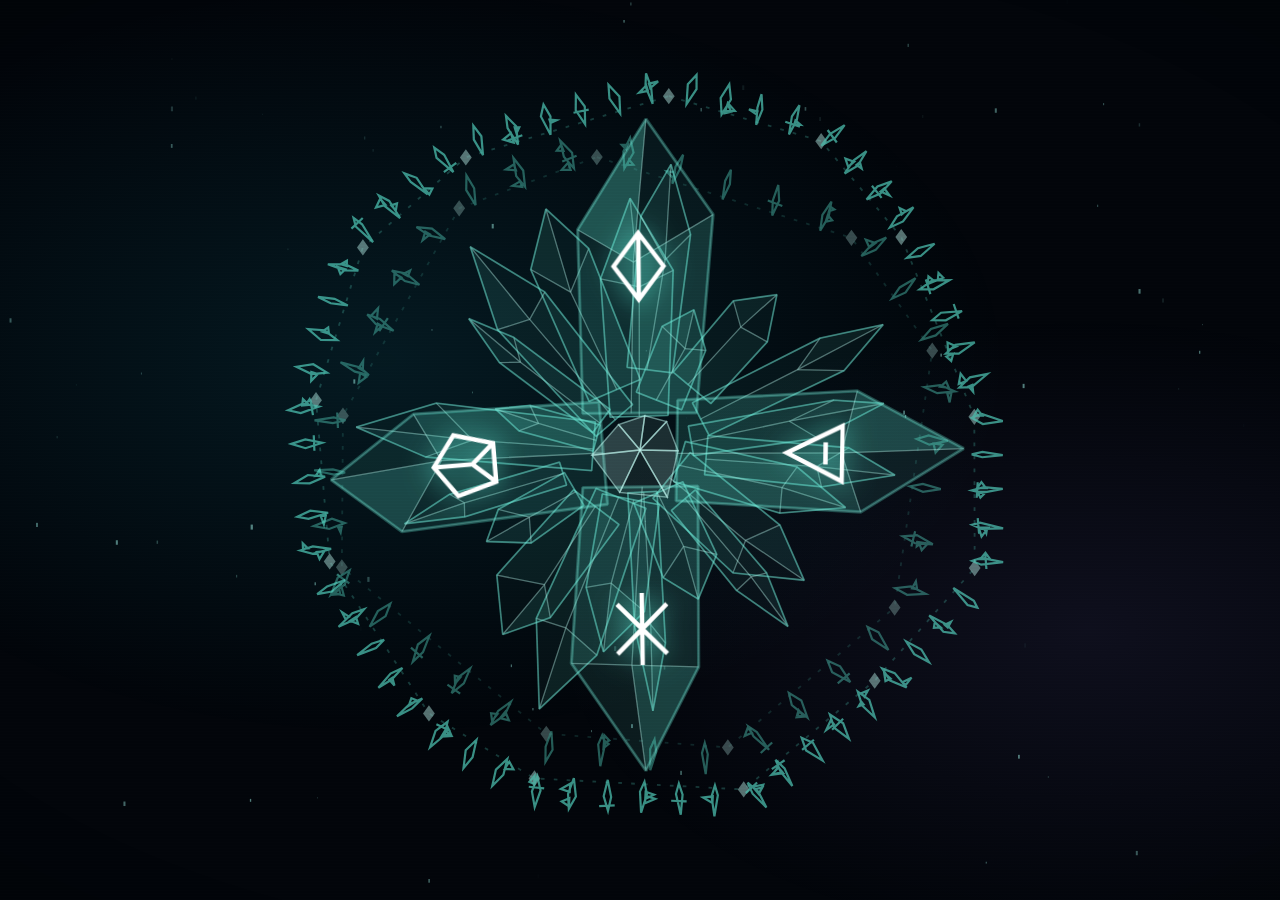
<file: alien/src/template.html>
<!doctype html>
<html lang="ru">
<head>
<meta charset="utf-8">
<meta name="viewport" content="width=device-width, initial-scale=1">
<title>⟡</title>
<style>
  :root {
    --bg: #02050a; --ice: #bff8f0; --cy: #5eead4; --cy2: #22d3ee; --vio: #a78bfa; --amb: #fbbf24; --red: #fb7185;
    --dim: rgba(94, 234, 212, .18); --line: rgba(94, 234, 212, .28);
  }
  * { box-sizing: border-box; }
  html, body { margin: 0; height: 100%; overflow: hidden; background: var(--bg); color: var(--ice); cursor: none; user-select: none; }
  body { font-family: system-ui, sans-serif; }
  #bg { position: fixed; inset: 0; z-index: 0;
    background: radial-gradient(70% 60% at 30% 40%, rgba(34, 211, 238, .10), transparent 70%),
                radial-gradient(60% 50% at 85% 70%, rgba(167, 139, 250, .08), transparent 70%),
                radial-gradient(120% 100% at 50% 50%, transparent 55%, rgba(0, 0, 0, .75) 100%); }
  #dust { position: fixed; inset: 0; z-index: 1; pointer-events: none; }
  #scan { position: fixed; inset: 0; z-index: 50; pointer-events: none;
    background: repeating-linear-gradient(0deg, rgba(255, 255, 255, .025) 0 1px, transparent 1px 3px); mix-blend-mode: overlay; }
  #scan::after { content: ''; position: absolute; left: 0; right: 0; height: 22vh; top: -22vh;
    background: linear-gradient(180deg, transparent, rgba(94, 234, 212, .05), transparent); animation: sweep 9s linear infinite; }
  @keyframes sweep { to { top: 110vh; } }
  .stage { position: fixed; inset: 0; z-index: 2; display: none; }
  body[data-view="archive"] #vArchive, body[data-view="cradle"] #vCradle, body[data-view="beacon"] #vBeacon { display: block; }

  /* ---------- общие: панель текста ---------- */
  .tx { position: absolute; overflow: hidden; }
  .tx-in { position: absolute; left: 0; right: 0; top: 0; display: flex; flex-direction: column; gap: 1.1vh; transition: transform .8s ease; }
  .seg { position: relative; height: 3.3vh; }
  .seg img { height: 100%; display: block; }
  .seg img.base { visibility: hidden; }
  .seg img.sl { position: absolute; left: 0; top: 0; opacity: 0; clip-path: inset(100% var(--r) 0 var(--l)); transform: translateY(1.2vh); filter: drop-shadow(0 0 .4vh rgba(94, 234, 212, .6)); }
  .seg.on img.sl { animation: rise var(--dd) cubic-bezier(.2, .7, .3, 1) var(--dl) forwards; }
  .seg.done img.sl { opacity: .78; clip-path: inset(0 var(--r) 0 var(--l)); transform: none; filter: drop-shadow(0 0 .3vh rgba(94, 234, 212, .35)); transition: opacity 1.2s, filter 1.2s; animation: none; }
  @keyframes rise { 0% { opacity: 0; clip-path: inset(100% var(--r) 0 var(--l)); transform: translateY(1.2vh); } 30% { opacity: 1; } 100% { opacity: 1; clip-path: inset(0 var(--r) 0 var(--l)); transform: none; } }
  @keyframes write { to { clip-path: inset(0 0 0 0); } }
  @keyframes cursor { to { left: var(--w, 100%); } }
  .cline { display: flex; flex-wrap: wrap; gap: .9vh 0; align-items: flex-end; }
  .cg { width: calc(var(--gw, 1) * 2.1vh); height: 4.2vh; opacity: 0; transform: translateY(2.2vh) scale(.25, .1) rotate(var(--rr, 0deg)); transform-origin: 50% 100%; transition: opacity .35s, transform .55s cubic-bezier(.2, 1.4, .4, 1); }
  .cg.on { opacity: 1; transform: none; }
  .cg svg { width: 100%; height: 100%; overflow: visible; }
  .cg path { fill: rgba(94, 234, 212, .16); stroke: var(--ice); stroke-width: 2; stroke-linejoin: miter; filter: drop-shadow(0 0 3px rgba(94, 234, 212, .8)); }
  .cg.fresh path { stroke: #fff; fill: rgba(191, 248, 240, .5); }
  .cg.sp { width: 2vh; opacity: 1; }
  .cw { display: inline-flex; align-items: flex-end; position: relative; padding-top: .45vh; }
  .cw::before { content: ''; position: absolute; left: 0; right: 0; top: 0; height: 1px; background: linear-gradient(90deg, transparent, rgba(191, 248, 240, .75), transparent); opacity: 0; transition: opacity .6s; }
  .cw:has(.cg.on)::before { opacity: 1; }
  .tx.fade .tx-in { opacity: .15; transition: opacity 1.5s; }

  /* знаки-подписи интерфейса (без латиницы и кириллицы) */
  .lbl { display: inline-flex; gap: .3vh; height: 1.8vh; align-items: flex-end; opacity: .8; }
  .lbl svg { height: 100%; width: 1.25vh; overflow: visible; }
  .lbl path { fill: none; stroke: var(--cy); stroke-width: 2; }

  /* голограмма-воспоминание */
  .mem { position: absolute; opacity: 0; transition: opacity 1.6s; pointer-events: none; }
  .mem.on { opacity: 1; }
  .mem img { width: 100%; height: 100%; object-fit: cover; filter: saturate(.55) contrast(1.15) brightness(1.05) sepia(.2) hue-rotate(140deg); mix-blend-mode: screen; }
  .mem::before { content: ''; position: absolute; inset: 0; z-index: 2; background: repeating-linear-gradient(0deg, rgba(0, 0, 0, .35) 0 2px, transparent 2px 4px); }
  .mem::after { content: ''; position: absolute; inset: 0; z-index: 3; background: linear-gradient(180deg, rgba(94, 234, 212, .2), transparent 30%, transparent 70%, rgba(167, 139, 250, .25)); }
  .mem .ill { position: absolute; inset: 0; display: none; background: #020a10; }
  .mem .ill svg { width: 100%; height: 100%; display: block; }
  .mem.svg .ill { display: block; }
  .mem.svg img { display: none; }
  .mem.glitch .ill { animation: glitch .35s steps(2) 3; }
  .ill .dash { animation: dash 3s linear infinite; }
  @keyframes dash { to { stroke-dashoffset: -40; } }
  .ill .blink { animation: blink 2.4s ease-in-out infinite; }
  .ill .blink.d1 { animation-delay: .6s; } .ill .blink.d2 { animation-delay: 1.2s; } .ill .blink.d3 { animation-delay: 1.8s; }
  @keyframes blink { 50% { opacity: .25; } }
  .ill .ghost { animation: ghost 4s steps(1) infinite; }
  @keyframes ghost { 0%, 100% { opacity: 1; } 43% { opacity: .35; } 46% { opacity: 1; } 71% { opacity: .55; transform: translateX(3px); } 73% { opacity: 1; transform: none; } }
  .mem.glitch img { animation: glitch .35s steps(2) 3; }
  @keyframes glitch { 0% { transform: translate(1.2%, 0) skewX(-4deg); clip-path: inset(12% 0 50% 0); } 50% { transform: translate(-1.5%, .5%); clip-path: inset(55% 0 8% 0); } 100% { transform: none; clip-path: none; } }

  /* QR: замаскированная печать */
  .seal { position: absolute; display: flex; align-items: center; justify-content: center; opacity: 0; transition: opacity 1.4s; }
  body[data-qr="mask"] .seal { opacity: 1; }
  .seal canvas { width: 100%; height: 100%; display: block; }
  #pulse { position: fixed; inset: 0; z-index: 40; pointer-events: none; }

  /* ---------- A. Кристаллический архив ---------- */
  #aCrystal { position: absolute; left: 4vw; top: 10vh; width: 40vw; height: 80vh; display: flex; align-items: center; justify-content: center; perspective: 1400px; }
  #aCrystal .cr { width: 26vh; height: 60vh; transform-style: preserve-3d; animation: spin 26s linear infinite; position: relative; }
  #aCrystal .face { position: absolute; inset: 0; clip-path: polygon(50% 0, 100% 18%, 100% 82%, 50% 100%, 0 82%, 0 18%);
    background: linear-gradient(160deg, rgba(191, 248, 240, .35), rgba(34, 211, 238, .08) 40%, rgba(167, 139, 250, .18) 80%, rgba(191, 248, 240, .3));
    border: 1px solid rgba(191, 248, 240, .4); backface-visibility: visible; }
  @keyframes spin { to { transform: rotateY(360deg); } }
  #aCrystal .core { position: absolute; width: 8vh; height: 8vh; border-radius: 50%; background: radial-gradient(circle, #e6fffb, var(--cy) 35%, transparent 70%); filter: blur(2px); animation: beat 3.2s ease-in-out infinite; }
  @keyframes beat { 0%, 100% { transform: scale(.8); opacity: .7; } 15% { transform: scale(1.15); opacity: 1; } 30% { transform: scale(.9); } }
  #aCrystal .ring { position: absolute; width: 36vh; height: 36vh; border: 1px dashed rgba(94, 234, 212, .35); border-radius: 50%; animation: orbit 40s linear infinite; transform: rotateX(70deg); }
  #aCrystal .ring.r2 { width: 46vh; height: 46vh; border-style: dotted; animation-duration: 60s; animation-direction: reverse; transform: rotateX(75deg) rotateZ(20deg); }
  @keyframes orbit { to { transform: rotateX(70deg) rotateZ(360deg); } }
  #aMem { left: 9vw; top: 18vh; width: 30vw; height: 64vh; clip-path: polygon(50% 0, 100% 15%, 100% 85%, 50% 100%, 0 85%, 0 15%); }
  #aHead { position: absolute; left: 48vw; top: 7vh; right: 5vw; display: flex; align-items: center; gap: 2vh; }
  .facets { display: flex; gap: 1.4vh; }
  .facet { width: 3.4vh; height: 3.4vh; transform: rotate(45deg); border: 1px solid var(--line); background: rgba(94, 234, 212, .05); transition: all 1s; }
  .facet.on { background: rgba(94, 234, 212, .55); border-color: var(--ice); box-shadow: 0 0 2vh var(--cy); }
  .facet.past { background: rgba(94, 234, 212, .2); }
  #aHead .bar { flex: 1; height: 1px; background: linear-gradient(90deg, var(--line), transparent); }
  #aTx { left: 48vw; right: 5vw; top: 15vh; bottom: 8vh; mask-image: linear-gradient(180deg, transparent, #000 12%); -webkit-mask-image: linear-gradient(180deg, transparent, #000 12%); }
  #aSeal { right: 5vw; bottom: 5vh; width: 26vh; height: 26vh; }
  body[data-qr="mask"] #aTx { bottom: 34vh; }

  /* ---------- B. Колыбель Каменного Сна ---------- */
  #bTop { position: absolute; left: 4vw; right: 4vw; top: 4vh; height: 16vh; display: grid; grid-template-columns: 1.2fr 2fr 1fr; gap: 2vw; }
  .gauge { border: 1px solid var(--line); background: rgba(2, 12, 20, .55); padding: 1.4vh 1.6vh; position: relative; clip-path: polygon(0 0, calc(100% - 2vh) 0, 100% 2vh, 100% 100%, 2vh 100%, 0 calc(100% - 2vh)); }
  .gauge .lbl { margin-bottom: 1.2vh; }
  .ebar { display: flex; gap: .5vh; height: 5vh; align-items: flex-end; }
  .ebar i { flex: 1; background: var(--cy); opacity: .85; box-shadow: 0 0 1vh var(--cy); transition: height 2s, background 2s, opacity 2s; }
  .ebar i.low { background: var(--amb); box-shadow: 0 0 1vh var(--amb); }
  .ebar i.off { opacity: .1; box-shadow: none; }
  #bEcg { width: 100%; height: 9vh; display: block; }
  .dial { display: flex; align-items: center; gap: 2vh; }
  .dial > svg { width: 9vh; height: 9vh; flex: none; }
  .dial circle { fill: none; stroke-width: 6; }
  #bMid { position: absolute; left: 4vw; right: 4vw; top: 24vh; bottom: 33vh; display: grid; grid-template-columns: 1fr 34vh; gap: 3vw; }
  #bTxWrap { position: relative; border-left: 2px solid var(--line); padding-left: 2vw; }
  #bTx { left: 2vw; right: 0; top: 0; bottom: 0; -webkit-mask-image: linear-gradient(180deg, transparent, #000 12%); mask-image: linear-gradient(180deg, transparent, #000 12%); }
  #bMem { position: relative; opacity: 0; clip-path: polygon(25% 0, 75% 0, 100% 50%, 75% 100%, 25% 100%, 0 50%); background: rgba(94, 234, 212, .08); }
  #bMem.on { opacity: 1; }
  #bHexEmpty { position: absolute; inset: 0; clip-path: polygon(25% 0, 75% 0, 100% 50%, 75% 100%, 25% 100%, 0 50%); border: 0; background: radial-gradient(circle, rgba(94, 234, 212, .12), transparent 70%); }
  #bSteps { position: absolute; left: 4vw; right: calc(8vw + 26vh); bottom: 5vh; height: 22vh; display: grid; grid-template-columns: repeat(4, 1fr); gap: 2vw; }
  .step { border: 1px solid var(--line); display: flex; flex-direction: column; align-items: center; justify-content: center; gap: 1vh; background: rgba(2, 12, 20, .5); transition: all 1s; }
  .step svg { width: 6vh; height: 6vh; }
  .step svg * { fill: none; stroke: var(--cy); stroke-width: 2.5; stroke-linecap: round; stroke-linejoin: round; }
  .step.on { border-color: var(--ice); box-shadow: 0 0 3vh rgba(94, 234, 212, .4) inset, 0 0 2vh rgba(94, 234, 212, .35); }
  .step.on svg * { stroke: #fff; }
  #bSeal { right: 4vw; bottom: 4vh; width: 26vh; height: 26vh; }

  /* ---------- C. Маяк Четырёх Домов ---------- */
  #cRose { position: absolute; left: 6vw; top: 50%; transform: translateY(-50%); width: 82vh; height: 82vh; }
  #cRose svg.rose { position: absolute; inset: 0; width: 100%; height: 100%; overflow: visible; }
  #cCluster { animation: rot 170s linear infinite; }
  #cRing { position: absolute; inset: -4%; animation: rot 120s linear infinite reverse; opacity: .8; }
  #cRing2 { position: absolute; inset: 7%; animation: rot 80s linear infinite; opacity: .5; }
  @keyframes rot { to { transform: rotate(360deg); } }
  .shard { stroke: rgba(94, 234, 212, .38); stroke-width: .5; stroke-linejoin: bevel; }
  .shard .fa { stroke: rgba(191, 248, 240, .22); stroke-width: .35; }
  .shard .fa { fill: rgba(94, 234, 212, calc(var(--a) * var(--k, 1))); }
  .sector { stroke: var(--line); stroke-width: .9; transition: stroke 1.5s, filter 1.5s; }
  .sector.on { stroke: var(--ice); filter: drop-shadow(0 0 10px rgba(94, 234, 212, .7)); }
  .sector.on { --k: 3.4; }
  .sector.past { --k: 1.8; }
  .heart { animation: beat 5s ease-in-out infinite; transform-origin: 0 0; }
  @keyframes beat { 50% { transform: scale(1.08); filter: drop-shadow(0 0 8px rgba(94, 234, 212, .8)); } }
  .sigil { fill: none; stroke: var(--cy); stroke-width: 1.6; transition: stroke 1.5s; }
  .sigil.on { stroke: #fff; filter: drop-shadow(0 0 5px var(--cy)); }
  #cSeal { left: 50%; top: 50%; width: 30%; height: 30%; transform: translate(-50%, -50%); z-index: 3; }
  #cMem { left: 50%; top: 50%; width: 64%; height: 64%; transform: translate(-50%, -50%); z-index: 4; background: #020a10; }
  #cMem .fx { position: absolute; inset: 0; width: 100%; height: 100%; z-index: 4; mix-blend-mode: screen; pointer-events: none; }
  #cMemEdge { position: absolute; left: 50%; top: 50%; width: 64%; height: 64%; transform: translate(-50%, -50%); z-index: 5; overflow: visible; opacity: 0; transition: opacity 1.6s; pointer-events: none; }
  #cMem.on + #cMemEdge { opacity: 1; }
  /* ожидание: кристалл в центре, вращается и пульсирует; касание — старт */
  #cRose { transition: left 1.6s ease; }
  #cTx, #cHead { transition: opacity 1.2s; }
  body.idle #cTx, body.idle #cHead { opacity: 0; }
  body.idle #cRose { left: calc(50vw - 41vh); cursor: pointer; }
  body.idle #cCluster { animation: rot 170s linear infinite, breath 3.2s ease-in-out infinite; }
  body.idle #cRing2 { animation: rot 80s linear infinite, breath 3.2s ease-in-out infinite .4s; }
  body.idle .sector { --k: 2.4; }
  body.idle .sigil { stroke: #fff; filter: drop-shadow(0 0 5px var(--cy)); }
  @keyframes breath { 0%, 100% { scale: 1; filter: drop-shadow(0 0 4px rgba(94, 234, 212, .25)); } 50% { scale: 1.06; filter: drop-shadow(0 0 22px rgba(94, 234, 212, .75)); } }
  #cTx { left: calc(6vw + 90vh); right: 5vw; top: 12vh; bottom: 10vh; -webkit-mask-image: linear-gradient(180deg, transparent, #000 12%); mask-image: linear-gradient(180deg, transparent, #000 12%); }
  #cHead { position: absolute; left: calc(6vw + 90vh); right: 5vw; top: 5vh; display: flex; align-items: center; gap: 2vh; }

  /* меню мастера: скрыто, клавиша M */
</style>
</head>
<body class="idle" data-view="beacon" data-qr="pulse" data-script="crystal">
<div id="bg"></div>
<canvas id="dust"></canvas>

<!-- A. Кристаллический архив -->
<section class="stage" id="vArchive">
  <div id="aCrystal"><div class="ring"></div><div class="ring r2"></div><div class="cr" id="aCr"></div><div class="core"></div></div>
  <div class="mem" id="aMem"><img alt=""><div class="ill"></div></div>
  <div id="aHead"><div class="facets" data-facets></div><span class="lbl" data-lbl="archive"></span><div class="bar"></div><span class="lbl" data-num></span></div>
  <div class="tx" id="aTx"><div class="tx-in"></div></div>
  <div class="seal" id="aSeal"><canvas></canvas></div>
</section>

<!-- B. Колыбель Каменного Сна -->
<section class="stage" id="vCradle">
  <div id="bTop">
    <div class="gauge"><span class="lbl" data-lbl="energy"></span><div class="ebar" id="bEnergy"></div></div>
    <div class="gauge"><span class="lbl" data-lbl="pulse"></span><canvas id="bEcg"></canvas></div>
    <div class="gauge dial"><svg viewBox="0 0 100 100"><circle cx="50" cy="50" r="40" stroke="rgba(94,234,212,.15)"/><circle id="bIso" cx="50" cy="50" r="40" stroke="#fbbf24" stroke-dasharray="251" stroke-dashoffset="80" transform="rotate(-90 50 50)" stroke-linecap="round"/></svg><div><span class="lbl" data-lbl="isotope"></span><br><span class="lbl" data-num-iso></span></div></div>
  </div>
  <div id="bMid">
    <div id="bTxWrap"><div style="position:absolute;top:-1vh;left:2vw"><div class="facets" data-facets></div></div><div class="tx" id="bTx" style="top:5vh"><div class="tx-in"></div></div></div>
    <div style="position:relative"><div id="bHexEmpty"></div><div class="mem" id="bMem" style="position:absolute;inset:0"><img alt=""><div class="ill"></div></div></div>
  </div>
  <div id="bSteps"></div>
  <div class="seal" id="bSeal"><canvas></canvas></div>
</section>

<!-- C. Маяк Четырёх Домов -->
<section class="stage" id="vBeacon">
  <div id="cRose">
    <svg class="rose" id="cRing" viewBox="-100 -100 200 200"></svg>
    <svg class="rose" id="cRing2" viewBox="-100 -100 200 200"></svg>
    <svg class="rose" id="cCluster" viewBox="-100 -100 200 200"></svg>
    <div class="seal" id="cSeal"><canvas></canvas></div>
    <div class="mem" id="cMem"><img alt=""><div class="ill"></div><svg class="fx" viewBox="0 0 100 100" preserveAspectRatio="none"></svg></div>
    <svg id="cMemEdge" viewBox="0 0 100 100" preserveAspectRatio="none"></svg>
  </div>
  <div id="cHead"><span class="lbl" data-lbl="beacon"></span><div class="bar" style="flex:1;height:1px;background:linear-gradient(90deg,var(--line),transparent)"></div><span class="lbl" data-num></span></div>
  <div class="tx" id="cTx"><div class="tx-in"></div></div>
</section>

<canvas id="pulse"></canvas>
<div id="scan"></div>

<script>
const DATA = /*DATA*/null;
(() => {
  /* ---------------- настройки ---------------- */
  const T = {
    segSpeed: 520,        // пикселей картинки в секунду при «написании» строки клингонского текста
    crystalCps: 26,       // знаков в секунду для кристаллического письма
    holdAfterText: 8,     // с — пауза после текста
    memory: 12,           // с — воспоминание-голограмма
    qrHold: 18,           // с — QR при «резонансе» неподвижен и читается
    qrBuild: 3.5, qrBreak: 3.5,
    between: 3,           // с — пауза между записями
    idle: 180             // с — кристалл ждёт касания, потом сценарий стартует сам
  };
  const params0 = new URLSearchParams(location.search);
  if (params0.get('fast')) { const f = +params0.get('fast') || 6; ['holdAfterText', 'memory', 'between', 'idle'].forEach(k => T[k] /= f); T.segSpeed *= f; T.crystalCps *= f; T.fast = f; }   // для проверки
  // воспоминания каждой записи: фото (img/…) или схема (ключ ILL)
  const MEMS = { 1: ['img/memory_cave.jpg', 'shell'], 2: ['img/memory_witness.jpg'], 3: ['img/memory_peaks.jpg', 'starmap'], 4: ['cradle', 'shell'] };
  const params = new URLSearchParams(location.search);
  // один вариант экрана: маяк Четырёх Домов, кристаллические знаки, QR при резонансе
  const cfg = { view: 'beacon', script: 'crystal', qr: 'pulse' };

  const $ = s => document.querySelector(s), $$ = s => [...document.querySelectorAll(s)];
  const sleep = s => new Promise(r => setTimeout(r, s * 1000));

  /* ---------------- кристаллические знаки ---------------- */
  // детерминированный генератор: у каждой буквы свой «осколок» из граней
  function rng(seed) { let s = seed >>> 0; return () => ((s = (s * 1664525 + 1013904223) >>> 0) / 4294967296); }
  const GL = {};
  // Знаки алфавита: у каждого — свой набор граней (4 боковые грани × поперечина), чтобы их можно было
  // различить и расшифровать по таблице. Частые звуки — простые знаки. Подписи интерфейса — случайные осколки.
  const ABC = ["'", 'o', 'a', 'I', 'e', 'u', 'm', 'H', 'gh', 'D', 'j', '.', 'q', 'v', 'S', 'y', 'n', 'l', 'ch', 't', 'w', 'p', 'b', 'Q', 'ng', 'tlh', ',', 'r', ':', '«', '»', '—', 'h', '[', ']', 'g', 'z', 'k', 'L', 'i', 's', 'M',
    'digit0', 'digit1', 'digit2', 'digit3', 'digit4', 'digit5', 'digit6', 'digit7', 'digit8', 'digit9', '!', '?', '-', '(', ')', ';'];
  const FEAT = (() => {   // (маска граней, поперечина) от простых к сложным
    const out = [];
    for (let m = 0; m < 16; m++) for (let b = 0; b < 4; b++) out.push([m, b]);
    const pc = m => (m & 1) + (m >> 1 & 1) + (m >> 2 & 1) + (m >> 3 & 1);
    return out.sort((x, y) => (pc(x[0]) + (x[1] ? 1 : 0)) - (pc(y[0]) + (y[1] ? 1 : 0)) || x[0] - y[0] || x[1] - y[1]);
  })();
  function glyph(key) {
    if (GL[key]) return GL[key];
    let h = 0; for (const c of key) h = (h * 131 + c.charCodeAt(0)) >>> 0;
    const r = rng(h + 7), W = 20, H = 30, parts = [];
    const idx = ABC.indexOf(key);
    // главный осколок: вытянутый ромб во всю высоту знака, слегка наклонён
    const cx = idx >= 0 ? 10 : 7 + r() * 6, w = idx >= 0 ? 2.8 + r() * 1.2 : 2.2 + r() * 2.5, tilt = (r() - .5) * (idx >= 0 ? 2.5 : 5), my = idx >= 0 ? 14 + r() * 3 : 9 + r() * 12;
    parts.push(`M${(cx + tilt).toFixed(1)} 1 L${(cx + w).toFixed(1)} ${my.toFixed(1)} L${(cx - tilt * .4).toFixed(1)} 29 L${(cx - w).toFixed(1)} ${(my + (r() - .5) * (idx >= 0 ? 2 : 5)).toFixed(1)} Z`);
    if (idx >= 0) {
      const [mask, bar] = FEAT[idx];
      // грани: 1 — слева сверху, 2 — справа сверху, 4 — слева снизу, 8 — справа снизу
      [[1, -1, 5], [2, 1, 5], [4, -1, 17], [8, 1, 17]].forEach(([bit, side, y0]) => {
        if (!(mask & bit)) return;
        const bx = cx + side * w * .55, y1 = y0 + 6.5, tip = bx + side * (6 + r() * 1.5);
        parts.push(`M${bx.toFixed(1)} ${y0.toFixed(1)} L${tip.toFixed(1)} ${(y0 + 3.2 + (r() - .5)).toFixed(1)} L${bx.toFixed(1)} ${y1.toFixed(1)} Z`);
      });
      if (bar) { const y = [0, 6, 15, 24][bar]; parts.push(`M${(cx - 7).toFixed(1)} ${y.toFixed(1)} L${(cx + 7).toFixed(1)} ${(y + (r() - .5) * 1.5).toFixed(1)}`); }
      return (GL[key] = `<svg viewBox="0 0 ${W} ${H}"><path d="${parts.join(' ')}"/></svg>`);
    }
    // 0–2 прилегающих грани слева/справа
    const k = Math.floor(r() * 3);
    for (let i = 0; i < k; i++) {
      const side = r() < .5 ? -1 : 1, y0 = 3 + r() * 20, len = 4 + r() * 5, y1 = y0 + 3 + r() * 6;
      const bx = cx + side * (w * .6);
      parts.push(`M${bx.toFixed(1)} ${y0.toFixed(1)} L${(bx + side * len).toFixed(1)} ${((y0 + y1) / 2 - 2 + r() * 4).toFixed(1)} L${bx.toFixed(1)} ${y1.toFixed(1)} Z`);
    }
    if (r() < .35) { const y = 4 + r() * 22; parts.push(`M${(cx - 7).toFixed(1)} ${y.toFixed(1)} L${(cx + 7).toFixed(1)} ${(y + (r() - .5) * 3).toFixed(1)}`); }
    return (GL[key] = `<svg viewBox="0 0 ${W} ${H}"><path d="${parts.join(' ')}"/></svg>`);
  }
  const KL = ['tlh', 'ch', 'gh', 'ng'];
  function tokens(text) {
    const out = []; let i = 0;
    while (i < text.length) {
      const t3 = KL.find(k => text.startsWith(k, i));
      if (t3) { out.push(t3); i += t3.length; continue; }
      const c = text[i++];
      out.push(/\s/.test(c) ? ' ' : c);
    }
    return out;
  }
  // знаки-подписи интерфейса и числа
  function word(key, len) { let s = ''; for (let i = 0; i < len; i++) s += glyph(key + '#' + i); return s; }
  function num(n) { return String(n).split('').map(d => glyph('digit' + d)).join(''); }
  const LBL = { archive: 5, energy: 4, pulse: 3, isotope: 6, beacon: 5 };
  $$('[data-lbl]').forEach(el => el.innerHTML = word(el.dataset.lbl, LBL[el.dataset.lbl] || 4));

  /* ---------------- QR: печать из граней ---------------- */
  function drawQR(canvas, rec, opts) {
    const q = DATA.qrs[rec - 1], m = q.m, n = m.length, Q = 4, N = n + Q * 2;
    const px = Math.max(240, Math.round(canvas.clientWidth * (window.devicePixelRatio || 1)));
    canvas.width = canvas.height = px;
    const c = canvas.getContext('2d'), s = px / N;
    c.clearRect(0, 0, px, px);
    // тёмная подложка — «тихая зона», без неё код не читается
    c.fillStyle = '#020a10'; c.fillRect(0, 0, px, px);
    if (opts && opts.frame) {
      c.strokeStyle = 'rgba(94,234,212,.35)'; c.lineWidth = Math.max(1, s * .12);
      c.strokeRect(s * .6, s * .6, px - s * 1.2, px - s * 1.2);
      for (let k = 0; k < 4; k++) { const x = k % 2 ? px - s * 1.6 : s * 1.6, y = k < 2 ? s * 1.6 : px - s * 1.6; c.beginPath(); c.moveTo(x, y - s * .5); c.lineTo(x + s * .5, y); c.lineTo(x, y + s * .5); c.lineTo(x - s * .5, y); c.closePath(); c.stroke(); }
    }
    for (let y = 0; y < n; y++) for (let x = 0; x < n; x++) {
      if (m[y][x] !== '1') continue;
      const X = (x + Q) * s, Y = (y + Q) * s;
      // светлая грань с лёгким скосом — выглядит как кристалл, контраст для сканера сохраняется
      c.fillStyle = '#bff8f0'; c.fillRect(X, Y, s + .5, s + .5);
      c.fillStyle = 'rgba(34,211,238,.35)'; c.beginPath(); c.moveTo(X + s, Y); c.lineTo(X + s, Y + s); c.lineTo(X, Y + s); c.closePath(); c.fill();
    }
    return { s, Q, n };
  }

  /* ---------------- текст записи ---------------- */
  function txEls() { return $$('.stage .tx .tx-in'); }
  function clearText() { txEls().forEach(el => { el.innerHTML = ''; el.style.transform = ''; el.parentNode.classList.remove('fade'); }); }
  function fadeText(on) { $$('.stage .tx').forEach(t => t.classList.toggle('fade', on)); }
  function activeTx() { return $({ archive: '#vArchive', cradle: '#vCradle', beacon: '#vBeacon' }[cfg.view] + ' .tx .tx-in') || txEls()[0]; }
  // строки пишутся сверху; когда панель заполнена — текст плавно уезжает вверх
  function scrollFix() { txEls().forEach(inner => { const over = inner.scrollHeight - inner.parentNode.clientHeight; inner.style.transform = over > 0 ? `translateY(${-over}px)` : ''; }); }
  async function writePiqad(rec, epoch) {
    const segs = DATA.lines[rec];
    for (let k = 0; k < segs.length; k++) {
      if (epoch !== run.epoch) return;
      const [w, h] = segs[k], dur = Math.max(1.2 / (T.fast || 1), w / T.segSpeed);
      txEls().forEach(inner => {
        const d = document.createElement('div'); d.className = 'seg';
        const hpx = inner.parentNode.clientHeight ? null : null;
        // строка проявляется вертикальными полосами снизу вверх, в случайном порядке
        const src = `img/r${rec}_${k}.png`, NS = 14;
        let sl = `<img class="base" src="${src}" alt="">`;
        for (let j = 0; j < NS; j++) {
          const l = j / NS * 100, r = 100 - (j + 1) / NS * 100 - .3, dl = Math.random() * dur * .7, dd = dur * (.25 + Math.random() * .2);
          sl += `<img class="sl" src="${src}" alt="" style="--l:${l.toFixed(2)}%;--r:${Math.max(0, r).toFixed(2)}%;--dl:${dl.toFixed(2)}s;--dd:${dd.toFixed(2)}s">`;
        }
        d.innerHTML = sl;
        d.style.setProperty('--d', dur + 's');
        inner.appendChild(d);
        const img = d.firstChild;
        const setW = () => d.style.setProperty('--w', img.getBoundingClientRect().width + 'px');
        img.complete ? setW() : img.onload = setW;
        requestAnimationFrame(() => d.classList.add('on'));
        setTimeout(() => d.classList.add('done'), dur * 1000 + 200);
      });
      scrollFix();
      await sleep(dur + .25);
    }
  }
  async function writeCrystal(rec, epoch) {
    const paras = DATA.texts[rec];
    for (const p of paras) {
      if (epoch !== run.epoch) return;
      const toks = tokens(p);
      const lines = txEls().map(inner => { const l = document.createElement('div'); l.className = 'cline'; inner.appendChild(l); return l; });
      const groups = lines.map(() => []);
      const words = lines.map(l => { const w = document.createElement('span'); w.className = 'cw'; l.appendChild(w); return w; });
      toks.forEach(t => lines.forEach((l, i) => {
        const g = document.createElement('span');
        if (t === ' ') { g.className = 'cg sp'; l.appendChild(g); words[i] = document.createElement('span'); words[i].className = 'cw'; l.appendChild(words[i]); }
        else { g.className = 'cg'; g.dataset.k = /^[0-9]$/.test(t) ? 'digit' + t : t; g.innerHTML = glyph(g.dataset.k); g.style.setProperty('--rr', ((Math.random() - .5) * 50).toFixed(0) + 'deg'); if (t.length > 1) g.style.setProperty('--gw', 1.25); if ("'.,:;«»—!?-[]()".includes(t)) g.style.setProperty('--gw', .55); words[i].appendChild(g); }
        groups[i].push(g);
      }));
      // абзац сначала занимает место (знаки невидимы), затем знаки прорастают снизу вверх, с разбросом
      scrollFix(); await sleep(.85);
      const act = Math.max(0, lines.findIndex(l => l.parentNode === activeTx())), ag = groups[act];
      const lh = (ag.find(g => !g.classList.contains('sp')) || { offsetHeight: 30 }).offsetHeight || 30;
      const order = toks.map((tk, k) => k).filter(k => toks[k] !== ' ')
        .map(k => ({ k, key: -ag[k].offsetTop + (Math.random() - .3) * lh * 2.2 + Math.random() * 6 }))
        .sort((a, b) => a.key - b.key).map(o => o.k);
      for (let i = 0; i < order.length; i++) {
        if (epoch !== run.epoch) return;
        const k = order[i];
        groups.forEach(gs => { const g = gs[k]; g.classList.add('on', 'fresh'); setTimeout(() => g.classList.remove('fresh'), 700); });
        if (i % 2) await sleep(2 / T.crystalCps);
      }
      await sleep(.6);
    }
  }

  /* ---------------- резонанс: знаки собираются в QR ---------------- */
  const pc = $('#pulse'), px2 = pc.getContext('2d');
  let parts = [], pState = null;
  function resize() { pc.width = innerWidth; pc.height = innerHeight; dust.width = innerWidth; dust.height = innerHeight; ['#aSeal', '#bSeal', '#cSeal'].forEach(s => { if (run.rec) drawQR($(s + ' canvas'), run.rec, { frame: true }); }); }
  function qrTarget() {
    if (cfg.view === 'beacon') { const r = $('#cRose').getBoundingClientRect(); const size = r.width * .42; return { x: r.left + r.width / 2 - size / 2, y: r.top + r.height / 2 - size / 2, size }; }
    const size = Math.min(innerHeight * .46, innerWidth * .3);
    if (cfg.view === 'archive') { const r = $('#aCrystal').getBoundingClientRect(); return { x: r.left + r.width / 2 - size / 2, y: r.top + r.height / 2 - size / 2, size }; }
    const r = $('#bMid').getBoundingClientRect(); return { x: r.right - size, y: r.top + (r.height - size) / 2, size };
  }
  async function resonance(rec, epoch) {
    const q = DATA.qrs[rec - 1], n = q.m.length, Q = 4, N = n + Q * 2, tg = qrTarget(), s = tg.size / N;
    const cells = [];
    for (let y = 0; y < n; y++) for (let x = 0; x < n; x++) if (q.m[y][x] === '1') cells.push({ x: tg.x + (x + Q) * s, y: tg.y + (y + Q) * s });
    parts = glyphSources(rec, cells.length).map((g, i) => {
      const c = cells[i], tx = c.x + s / 2, ty = c.y + s / 2, mx = (g.x + tx) / 2, my = (g.y + ty) / 2, dl = Math.hypot(tx - g.x, ty - g.y);
      return { tx, ty, x: g.x, y: g.y, gs: g.h, path: g.path, cx: mx + (Math.random() - .5) * dl * .6, cy: my - dl * (.1 + Math.random() * .35), r: (Math.random() - .5) * 3 * Math.PI, d: .45 + Math.random() * .5, del: Math.random() * .4 };
    });
    pState = { tg, s, t0: performance.now(), phase: 'build', frame: crystalFrame(rec, tg, s) };
    fadeText(true);
    await sleep(T.qrBuild); if (epoch !== run.epoch) return endPulse();
    pState.phase = 'hold'; await sleep(T.qrHold); if (epoch !== run.epoch) return endPulse();
    pState.phase = 'break'; pState.t1 = performance.now(); fadeText(false);
    await sleep(T.qrBreak); endPulse(); fadeText(false);
  }
  function endPulse() { pState = null; parts = []; px2.clearRect(0, 0, pc.width, pc.height); fadeText(false); }
  // неровный кристалл вокруг QR: внешний контур + грани; тихая зона внутри остаётся ровным тёмным квадратом
  function crystalFrame(rec, tg, s) {
    const r = rng(900 + rec * 31), cx = tg.x + tg.size / 2, cy = tg.y + tg.size / 2, h = tg.size / 2 + s * .5, K = 12, pts = [];
    for (let i = 0; i < K; i++) {
      const a = (i + (r() - .5) * .55) / K * Math.PI * 2 - Math.PI / 2, b = h / Math.max(Math.abs(Math.cos(a)), Math.abs(Math.sin(a)));
      const rr = b * (1.1 + r() * .3) + (i % 4 === 1 ? h * (.25 + r() * .3) : 0);   // иногда — выступающий шип
      pts.push([Math.max(10, Math.min(innerWidth - 10, cx + Math.cos(a) * rr)), Math.max(10, Math.min(innerHeight - 10, cy + Math.sin(a) * rr))]);
    }
    const sq = [[cx - h, cy - h], [cx + h, cy - h], [cx + h, cy + h], [cx - h, cy + h]];
    const near = q => sq.reduce((b, x) => Math.hypot(x[0] - q[0], x[1] - q[1]) < Math.hypot(b[0] - q[0], b[1] - q[1]) ? x : b);
    return { pts, sq, near, al: pts.map(() => .05 + r() * .16), cx, cy };
  }
  function drawFrame(F, alpha) {
    const c = px2, n = F.pts.length;
    c.save(); c.globalAlpha = alpha;
    for (let i = 0; i < n; i++) {
      const a = F.pts[i], b = F.pts[(i + 1) % n];
      c.beginPath(); c.moveTo(F.cx, F.cy); c.lineTo(...a); c.lineTo(...b); c.closePath();
      c.fillStyle = `rgba(94,234,212,${F.al[i]})`; c.fill();
      c.beginPath(); c.moveTo(...a); c.lineTo(...F.near(a)); c.strokeStyle = 'rgba(191,248,240,.3)'; c.lineWidth = 1; c.stroke();
    }
    c.beginPath(); F.pts.forEach((q, i) => i ? c.lineTo(...q) : c.moveTo(...q)); c.closePath();
    c.strokeStyle = '#bff8f0'; c.lineWidth = 1.6; c.shadowColor = '#5eead4'; c.shadowBlur = 14; c.stroke(); c.shadowBlur = 0;
    // тихая зона — тёмная, без неё код не читается
    c.fillStyle = '#020a10'; c.fillRect(F.sq[0][0], F.sq[0][1], F.sq[1][0] - F.sq[0][0], F.sq[2][1] - F.sq[0][1]);
    c.strokeStyle = 'rgba(94,234,212,.35)'; c.lineWidth = 1; c.strokeRect(F.sq[0][0], F.sq[0][1], F.sq[1][0] - F.sq[0][0], F.sq[2][1] - F.sq[0][1]);
    c.restore();
  }
  // кубик: лицевая грань светлая, верх и бок — объём; при d = 0 остаётся ровный квадрат модуля
  function cube(x, y, sz, d, rot) {
    const c = px2;
    c.save(); c.translate(x + sz / 2, y + sz / 2); if (rot) c.rotate(rot);
    const h = sz / 2;
    if (d > .4) {
      c.fillStyle = '#ffffff'; c.beginPath(); c.moveTo(-h, -h); c.lineTo(-h + d, -h - d); c.lineTo(h + d, -h - d); c.lineTo(h, -h); c.closePath(); c.fill();
      c.fillStyle = '#2bb5a6'; c.beginPath(); c.moveTo(h, -h); c.lineTo(h + d, -h - d); c.lineTo(h + d, h - d); c.lineTo(h, h); c.closePath(); c.fill();
    }
    c.fillStyle = '#bff8f0'; c.fillRect(-h - .4, -h - .4, sz + .8, sz + .8);
    c.restore();
  }
  // откуда летят знаки: видимые знаки текущей записи; для письма pIqaD — знаки из её текста в области текста
  const PATHS = {};
  const glyphPath = k => PATHS[k] || (PATHS[k] = new Path2D(gD(k)));
  function glyphSources(rec, n) {
    const box = (activeTx() || document.body).parentNode.getBoundingClientRect(), out = [];
    activeTx().querySelectorAll('.cg.on:not(.sp)').forEach(g => {
      const r = g.getBoundingClientRect();
      if (r.width && r.top >= box.top - 4 && r.bottom <= box.bottom + 4) out.push({ x: r.left + r.width / 2, y: r.top + r.height / 2, h: r.height, path: glyphPath(g.dataset.k) });
    });
    if (!out.length) {
      const keys = tokens(DATA.texts[rec].join(' ')).filter(k => k !== ' ' && !/^[0-9]$/.test(k)), h = innerHeight * .042;
      for (let i = 0; i < 160; i++) out.push({ x: box.left + Math.random() * box.width, y: box.top + Math.random() * box.height * .8, h, path: glyphPath(keys[i % keys.length]) });
    }
    for (let i = out.length - 1; i > 0; i--) { const j = Math.floor(Math.random() * (i + 1)); [out[i], out[j]] = [out[j], out[i]]; }
    return Array.from({ length: n }, (_, i) => out[i % out.length]);
  }
  // u: 0 — знак на своём месте в тексте, 1 — модуль QR на месте
  function drawPart(p, u, s) {
    const e = u < .5 ? 4 * u * u * u : 1 - Math.pow(-2 * u + 2, 3) / 2, q = 1 - e;
    const x = q * q * p.x + 2 * q * e * p.cx + e * e * p.tx, y = q * q * p.y + 2 * q * e * p.cy + e * e * p.ty;
    const m = Math.min(1, Math.max(0, (u - .45) / .45));   // превращение знака в кубик
    if (m < 1) {
      const sc = p.gs * (1 - m * .6) / 30;
      px2.save(); px2.globalAlpha = 1 - m; px2.translate(x, y); px2.rotate(p.r * u * (1 - u) * 2); px2.scale(sc, sc); px2.translate(-10, -15);
      px2.fillStyle = 'rgba(191,248,240,.35)'; px2.fill(p.path); px2.strokeStyle = '#e6fffb'; px2.lineWidth = 2; px2.shadowColor = '#5eead4'; px2.shadowBlur = 8; px2.stroke(p.path);
      px2.restore();
    }
    if (m > 0) {
      const sz = s * (.4 + .6 * m);
      px2.globalAlpha = m; cube(x - sz / 2, y - sz / 2, sz, u >= 1 ? 0 : sz * p.d * (1 - m), p.r * (1 - m) * .5); px2.globalAlpha = 1;
    }
  }
  function drawPulse(now) {
    px2.clearRect(0, 0, pc.width, pc.height);
    if (!pState) return;
    const { s } = pState, span = .6;
    const k = pState.phase === 'build' ? Math.min(1, (now - pState.t0) / (T.qrBuild * 1000)) : pState.phase === 'hold' ? 1 : 1 - Math.min(1, (now - pState.t1) / (T.qrBreak * 1000));
    drawFrame(pState.frame, Math.min(1, Math.max(0, (k - .25) * 1.6)));
    for (const p of parts) drawPart(p, pState.phase === 'hold' ? 1 : Math.min(1, Math.max(0, (k - p.del) / span)), s);
  }
  /* ---------------- пыль / частицы ---------------- */
  const dust = $('#dust'), dx = dust.getContext('2d');
  const motes = Array.from({ length: 90 }, () => ({ x: Math.random(), y: Math.random(), v: .00004 + Math.random() * .00012, s: .5 + Math.random() * 1.8, p: Math.random() * 6.28 }));
  function drawDust(now) {
    dx.clearRect(0, 0, dust.width, dust.height);
    for (const m of motes) {
      m.y -= m.v * 16; if (m.y < -.02) { m.y = 1.02; m.x = Math.random(); }
      const a = .25 + .25 * Math.sin(now / 900 + m.p);
      dx.fillStyle = `rgba(160,245,235,${a})`; dx.fillRect(m.x * dust.width, m.y * dust.height, m.s, m.s * 2.2);
    }
  }

  /* ---------------- вид B: показания колыбели ---------------- */
  const en = $('#bEnergy'); for (let i = 0; i < 16; i++) en.appendChild(document.createElement('i'));
  const ecg = $('#bEcg'), ec = ecg.getContext('2d'); let ecgX = 0, ecgLast = 0;
  function drawEcg(now) {
    if (cfg.view !== 'cradle') return;
    const w = ecg.width = ecg.clientWidth, h = ecg.height = ecg.clientHeight;
    ec.clearRect(0, 0, w, h); ec.strokeStyle = '#5eead4'; ec.lineWidth = 2; ec.shadowColor = '#5eead4'; ec.shadowBlur = 8; ec.beginPath();
    const period = 4200;   // очень медленное «сердце» Каменного Сна
    for (let x = 0; x <= w; x += 2) {
      const t = ((now - (w - x) * 8) % period) / period;
      let y = .55;
      if (t > .1 && t < .14) y -= (t - .1) * 6; else if (t >= .14 && t < .18) y += (t - .14) * 14 - .24; else if (t >= .18 && t < .22) y = .55 + .32 - (t - .18) * 8;
      y += Math.sin(x / 13 + now / 700) * .015;
      x ? ec.lineTo(x, y * h) : ec.moveTo(x, y * h);
    }
    ec.stroke();
  }
  const STEP_ICONS = [
    '<svg viewBox="0 0 48 48"><path d="M27 4 12 27h11l-3 17 16-24H25z"/></svg>',
    '<svg viewBox="0 0 48 48"><path d="M24 5c7 10 12 17 12 23a12 12 0 0 1-24 0c0-6 5-13 12-23z"/><path d="M18 30a6 6 0 0 0 6 6"/></svg>',
    '<svg viewBox="0 0 48 48"><path d="M24 30v12"/><circle cx="24" cy="26" r="3"/><path d="M15 17a13 13 0 0 1 18 0M9 11a21 21 0 0 1 30 0"/></svg>',
    '<svg viewBox="0 0 48 48"><circle cx="24" cy="24" r="14"/><circle cx="24" cy="24" r="6"/><path d="M24 4v6M24 38v6"/></svg>'
  ];
  $('#bSteps').innerHTML = STEP_ICONS.map((ic, i) => `<div class="step">${ic}<span class="lbl">${word('step' + i, 3)}</span></div>`).join('');
  let gaugeT = 0;
  function tickGauges() {
    const lvl = 4 + Math.round(3 * Math.sin(Date.now() / 20000)) + (Math.random() < .2 ? -1 : 0);
    [...en.children].forEach((b, i) => { b.style.height = (35 + Math.random() * 65) + '%'; b.className = i >= lvl ? 'off' : i < 3 ? 'low' : ''; });
    const iso = 60 + Math.round(15 * Math.sin(Date.now() / 30000));
    $('#bIso').setAttribute('stroke-dashoffset', 251 - 251 * iso / 100);
    $('#bIso').setAttribute('stroke', iso < 55 ? '#fb7185' : '#fbbf24');
    $('[data-num-iso]').innerHTML = num(iso);
    $$('#bSteps .step').forEach((s, i) => s.classList.toggle('on', i === (gaugeT % 4)));
    gaugeT++;
  }

  /* ---------------- вид C: роза четырёх домов ---------------- */
  /* ---------------- вид C: маяк — скопление кристаллов ---------------- */
  const gD = k => glyph(k).match(/d="([^"]+)"/)[1];
  const P = (x, y) => `${x.toFixed(1)} ${y.toFixed(1)}`;
  // один кристалл-осколок: основание у центра, остриё наружу, 4 грани разной яркости
  function shardSvg(r, ang, r0, L, w, cls, extra) {
    const ca = Math.cos(ang), sa = Math.sin(ang), T = (x, y) => [r0 * ca + x * ca - y * sa, r0 * sa + x * sa + y * ca];
    const pts = [[0, -w * .45], [L * (.62 + r() * .14), -w * (.42 + r() * .2)], [L, (r() - .5) * w * .25], [L * (.6 + r() * .14), w * (.42 + r() * .2)], [0, w * .45]];
    const M = [L * (.5 + r() * .15), (r() - .5) * w * .2], O = [0, (r() - .5) * w * .2];
    const faces = [[pts[0], pts[1], M, O], [pts[1], pts[2], M], [pts[2], pts[3], M], [pts[3], pts[4], O, M]];
    const poly = a => 'M' + a.map(q => P(...T(...q))).join(' L') + 'Z';
    let h = `<g class="shard ${cls || ''}" ${extra || ''}>`;
    faces.forEach((f, i) => { const al = [.05, .1, .03, .07][i] * (.7 + r() * .6); h += `<path class="fa" d="${poly(f)}" style="--a:${al.toFixed(3)}"/>`; });
    h += `<path d="${poly(pts)}" fill="none"/></g>`;
    return h;
  }
  // неровный многоугольник вокруг центра
  function ragged(r, K, r0, r1) {
    return Array.from({ length: K }, (_, i) => { const a = (i + (r() - .5) * .5) / K * Math.PI * 2 - Math.PI / 2, rr = r0 + r() * (r1 - r0); return [Math.cos(a) * rr, Math.sin(a) * rr]; });
  }
  const SIGILS = ['<path d="M0 -12 L9 0 L0 12 L-9 0Z M0 -12 L0 12"/>', '<path d="M-10 -8 L10 -8 L0 12Z M-4 -2 L4 -2"/>', '<path d="M-9 -9 L9 9 M9 -9 L-9 9 M0 -13 L0 13"/>', '<path d="M0 -12 L11 -4 L7 10 L-7 10 L-11 -4Z M0 -12 L0 2 L7 10 M0 2 L-7 10"/>'];
  (function buildCluster() {
    const r = rng(4073); let h = '';
    // мелкие кристаллы — фон скопления
    for (let i = 0; i < 22; i++) {
      const a = (i / 22) * Math.PI * 2 + (r() - .5) * .25;
      h += shardSvg(r, a, 8 + r() * 14, 26 + r() * 40, 7 + r() * 11);
    }
    // четыре Дома — большие кристаллы со знаками
    for (let i = 0; i < 4; i++) {
      const a = -Math.PI / 2 + i * Math.PI / 2 + (r() - .5) * .18, L = 74 + r() * 12, w = 30 + r() * 8;
      h += shardSvg(r, a, 10, L, w, 'sector', `data-sec="${i}"`);
      const d = 10 + L * .5;
      h += `<g class="sigil" data-sig="${i}" transform="translate(${P(Math.cos(a) * d, Math.sin(a) * d).replace(' ', ' ')}) rotate(${(a * 180 / Math.PI + 90).toFixed(1)}) scale(.75)">${SIGILS[i]}</g>`;
    }
    // сердце скопления
    const hp = ragged(r, 7, 9, 15);
    h += `<g class="heart">` + hp.map((q, i) => { const n = hp[(i + 1) % hp.length]; return `<path d="M0 0 L${P(...q)} L${P(...n)}Z" style="fill:rgba(191,248,240,${(.08 + r() * .2).toFixed(2)})" stroke="rgba(191,248,240,.5)" stroke-width=".4"/>`; }).join('') + `</g>`;
    $('#cCluster').innerHTML = h;
    // внешние кольца знаков — неровные многоугольники
    const ring = (el, K, r0, r1, count, key) => {
      const pts = ragged(r, K, r0, r1); pts.push(pts[0]);
      const seg = []; let tot = 0;
      for (let i = 0; i < K; i++) { const [a, b] = [pts[i], pts[i + 1]], l = Math.hypot(b[0] - a[0], b[1] - a[1]); seg.push({ a, b, l, s: tot }); tot += l; }
      let g = `<path d="M${pts.map(q => P(...q)).join(' L')}" fill="none" stroke="rgba(94,234,212,.28)" stroke-width=".5" stroke-dasharray="1 2.5"/>`;
      pts.slice(0, K).forEach(q => g += `<path d="M${P(q[0], q[1] - 2.2)} L${P(q[0] + 1.6, q[1])} L${P(q[0], q[1] + 2.2)} L${P(q[0] - 1.6, q[1])}Z" fill="rgba(191,248,240,.55)"/>`);
      for (let i = 0; i < count; i++) {
        const d = (i + .5) / count * tot, sg = seg.find(x => d >= x.s && d < x.s + x.l) || seg[seg.length - 1], k = (d - sg.s) / sg.l;
        const x = sg.a[0] + (sg.b[0] - sg.a[0]) * k, y = sg.a[1] + (sg.b[1] - sg.a[1]) * k, an = Math.atan2(sg.b[1] - sg.a[1], sg.b[0] - sg.a[0]) * 180 / Math.PI;
        g += `<g transform="translate(${P(x, y)}) rotate(${an.toFixed(1)}) translate(0 -3.5) scale(.3)" opacity=".75"><path transform="translate(-10 -15)" d="${gD(key + i)}" fill="none" stroke="#5eead4" stroke-width="2"/></g>`;
      }
      el.innerHTML = g;
    };
    ring($('#cRing'), 13, 88, 97, 60, 'ring'); ring($('#cRing2'), 9, 80, 88, 36, 'ringb');
    // окно воспоминаний — неоднородный кристалл: неровный контур + грани поверх
    const rm = rng(1977), K = 9;
    const out = Array.from({ length: K }, (_, i) => { const a = (i + (rm() - .5) * .7) / K * Math.PI * 2 - Math.PI / 2, rr = (i % 3 === 2 ? 36 : 43) + rm() * 8; return [50 + Math.cos(a) * rr, 50 + Math.sin(a) * rr]; });
    const inn = [[38 + rm() * 8, 36 + rm() * 8], [58 + rm() * 8, 44 + rm() * 10], [42 + rm() * 10, 60 + rm() * 8]];
    $('#cMem').style.clipPath = `polygon(${out.map(q => `${q[0].toFixed(1)}% ${q[1].toFixed(1)}%`).join(',')})`;
    let fx = '';
    out.forEach((q, i) => {
      const n = out[(i + 1) % K], c = inn.reduce((b, x) => Math.hypot(x[0] - q[0], x[1] - q[1]) < Math.hypot(b[0] - q[0], b[1] - q[1]) ? x : b);
      fx += `<path d="M${P(...q)} L${P(...n)} L${P(...c)}Z" fill="rgba(191,248,240,${(rm() * .13).toFixed(3)})" stroke="rgba(191,248,240,.28)" stroke-width=".25" vector-effect="non-scaling-stroke"/>`;
    });
    fx += `<path d="M${inn.map(q => P(...q)).join(' L')}Z" fill="rgba(167,139,250,.06)" stroke="rgba(191,248,240,.22)" stroke-width=".25" vector-effect="non-scaling-stroke"/>`;
    $('#cMem .fx').innerHTML = fx;
    $('#cMemEdge').innerHTML = `<path d="M${out.map(q => P(...q)).join(' L')}Z" fill="none" stroke="#bff8f0" stroke-width="1.5" vector-effect="non-scaling-stroke" style="filter:drop-shadow(0 0 6px #5eead4)"/>` +
      out.map((q, i) => i % 3 ? '' : (() => { const a = Math.atan2(q[1] - 50, q[0] - 50), l = 6 + rm() * 7, w = .9; return `<path d="M${P(q[0] - Math.sin(a) * w * 3, q[1] + Math.cos(a) * w * 3)} L${P(q[0] + Math.cos(a) * l, q[1] + Math.sin(a) * l)} L${P(q[0] + Math.sin(a) * w * 3, q[1] - Math.cos(a) * w * 3)}Z" fill="rgba(94,234,212,.25)" stroke="#bff8f0" stroke-width=".8" vector-effect="non-scaling-stroke"/>`; })()).join('');
  })();

  /* ---------------- кристалл вида A ---------------- */
  (function buildCrystal() { const c = $('#aCr'); for (let i = 0; i < 6; i++) { const f = document.createElement('div'); f.className = 'face'; f.style.transform = `rotateY(${i * 60}deg) translateZ(11vh)`; c.appendChild(f); } })();

  /* ---------------- схемы-воспоминания (без читаемого текста) ---------------- */
  const ILL = (() => {
    const bg = '<rect width="400" height="400" fill="#020a10"/>';
    const lbl = (key, x, y, sc, col) => `<g transform="translate(${x} ${y}) scale(${sc || .7})"><path transform="translate(-10 -15)" d="${gD(key)}" fill="none" stroke="${col || '#5eead4'}" stroke-width="2"/></g>`;
    const word = (key, n, x, y, sc) => Array.from({ length: n }, (_, i) => lbl(key + i, x + i * 10 * (sc || .6) * 1.6, y, sc || .6)).join('');
    const dots = (n, x, y) => Array.from({ length: n }, (_, i) => `<path d="M${x + i * 7} ${y - 3} L${x + i * 7 + 2.5} ${y} L${x + i * 7} ${y + 3} L${x + i * 7 - 2.5} ${y}Z" fill="#bff8f0"/>`).join('');
    const pts = a => 'M' + a.map(q => q.join(' ')).join(' L') + 'Z';
    const mir = a => a.map(([x, y]) => [400 - x, y]);

    // 03: путь Бетельгейзе → точка Сигма, четыре траектории Стражей
    function starmap() {
      const r = rng(303), B = [88, 104], S = [302, 296];
      let h = `<svg viewBox="0 0 400 400" preserveAspectRatio="xMidYMid meet"><defs><radialGradient id="smB"><stop offset="0" stop-color="#fff1dc"/><stop offset=".35" stop-color="#fdba74" stop-opacity=".85"/><stop offset="1" stop-color="#f97316" stop-opacity="0"/></radialGradient>
        <radialGradient id="smN"><stop offset="0" stop-color="#a78bfa" stop-opacity=".18"/><stop offset="1" stop-color="#a78bfa" stop-opacity="0"/></radialGradient></defs>${bg}
        <ellipse cx="210" cy="190" rx="190" ry="90" transform="rotate(38 210 190)" fill="url(#smN)"/>`;
      for (let i = 1; i <= 5; i++) h += `<circle cx="${S[0]}" cy="${S[1]}" r="${i * 42}" fill="none" stroke="rgba(94,234,212,.1)" stroke-dasharray="2 5"/>`;
      for (let i = 0; i < 12; i++) { const a = i / 12 * Math.PI * 2; h += `<path d="M${S[0]} ${S[1]} L${(S[0] + Math.cos(a) * 260).toFixed(0)} ${(S[1] + Math.sin(a) * 260).toFixed(0)}" stroke="rgba(94,234,212,.06)"/>`; }
      const st = [];
      for (let i = 0; i < 150; i++) { const x = r() * 400, y = r() * 400, s = .3 + r() * r() * 1.6; st.push([x, y]); h += `<circle cx="${x.toFixed(0)}" cy="${y.toFixed(0)}" r="${s.toFixed(2)}" fill="#bff8f0" opacity="${(.3 + r() * .6).toFixed(2)}" ${r() < .08 ? `class="blink d${i % 4}"` : ''}/>`; }
      for (let i = 0; i < 9; i++) { const a = st[Math.floor(r() * st.length)], b = st.reduce((m, q) => q !== a && Math.hypot(q[0] - a[0], q[1] - a[1]) < Math.hypot(m[0] - a[0], m[1] - a[1]) ? q : m, [9e9, 9e9]); h += `<path d="M${a.map(v => v.toFixed(0)).join(' ')} L${b.map(v => v.toFixed(0)).join(' ')}" stroke="rgba(167,139,250,.3)" stroke-width=".7"/>`; }
      // четыре траектории: первая пройдена почти целиком, остальные вылетели позже (через 4, 9 и 21 светило)
      const C = [[[150, 30], [330, 150]], [[210, 120], [250, 210]], [[70, 250], [190, 330]], [[20, 170], [120, 390]]];
      const prog = [.9, .64, .4, .12], col = ['#bff8f0', '#5eead4', '#7dd3fc', '#a78bfa'], dash = ['', '7 5', '4 4', '1.5 4'];
      const bz = (c, t) => [0, 1].map(k => (1 - t) ** 3 * B[k] + 3 * (1 - t) ** 2 * t * c[0][k] + 3 * (1 - t) * t * t * c[1][k] + t ** 3 * S[k]);
      C.forEach((c, i) => {
        h += `<path d="M${B.join(' ')} C${c[0].join(' ')} ${c[1].join(' ')} ${S.join(' ')}" fill="none" stroke="${col[i]}" stroke-opacity="${i ? .7 : .9}" stroke-width="${i ? 1.1 : 1.6}" ${dash[i] ? `stroke-dasharray="${dash[i]}" class="dash"` : ''}/>`;
        const [x, y] = bz(c, prog[i]), [x2, y2] = bz(c, prog[i] + .01), a = Math.atan2(y2 - y, x2 - x) * 180 / Math.PI;
        h += `<g transform="translate(${x.toFixed(1)} ${y.toFixed(1)}) rotate(${a.toFixed(1)})"><path d="M8 0 L-6 -5 L-3 0 L-6 5Z" fill="${col[i]}" style="filter:drop-shadow(0 0 4px ${col[i]})"/></g>`;
        h += `<g transform="translate(${(x + 10).toFixed(0)} ${(y + 12).toFixed(0)})">${dots(i + 1, 0, 0)}</g>`;
      });
      // Бетельгейзе — красный сверхгигант
      h += `<circle cx="${B[0]}" cy="${B[1]}" r="40" fill="url(#smB)"/><circle cx="${B[0]}" cy="${B[1]}" r="9" fill="#fff1dc"/>`;
      for (let i = 0; i < 8; i++) { const a = i / 8 * Math.PI * 2 + .2, l = i % 2 ? 22 : 34; h += `<path d="M${(B[0] + Math.cos(a) * 12).toFixed(1)} ${(B[1] + Math.sin(a) * 12).toFixed(1)} L${(B[0] + Math.cos(a) * l).toFixed(1)} ${(B[1] + Math.sin(a) * l).toFixed(1)}" stroke="#fdba74" stroke-width="${i % 2 ? .8 : 1.4}"/>`; }
      h += `<circle cx="${B[0]}" cy="${B[1]}" r="48" fill="none" stroke="rgba(253,186,116,.4)" stroke-dasharray="3 4"/>` + word('betel', 3, B[0] - 22, B[1] + 66, .6);
      // точка Сигма — место встречи каравана
      h += `<g transform="translate(${S[0]} ${S[1]})"><circle r="16" fill="none" stroke="#bff8f0" class="blink"/><circle r="27" fill="none" stroke="rgba(94,234,212,.5)" stroke-dasharray="2 3" class="blink d2"/>
        <path d="M0 -12 L7 0 L0 12 L-7 0Z M0 -12 L0 12 M-7 0 L7 0" fill="rgba(191,248,240,.3)" stroke="#fff" stroke-width="1.2" style="filter:drop-shadow(0 0 6px #5eead4)"/>
        ${[0, 1, 2, 3].map(k => `<path d="M0 -34 L0 -40" stroke="#bff8f0" transform="rotate(${k * 90 + 45})"/>`).join('')}</g>` + word('sigma', 3, S[0] - 16, S[1] - 52, .6);
      return h + '</svg>';
    }

    // 04: колыбель — внешние гребни, инфузионный клапан, приёмный кристалл (подсказка к Обратному Протоколу)
    function cradle() {
      let h = `<svg viewBox="0 0 400 400" preserveAspectRatio="xMidYMid meet">${bg}`;
      for (let i = 0; i <= 400; i += 20) h += `<path d="M${i} 0 V400 M0 ${i} H400" stroke="rgba(94,234,212,.055)"/>`;
      const line = 'stroke="#5eead4" stroke-width="1.3" stroke-linejoin="bevel"';
      // корпус
      h += `<path d="M58 210 L92 164 L318 164 L344 210 L318 256 L92 256Z" fill="rgba(94,234,212,.05)" ${line}/>
        <path d="M70 210 L98 172 L312 172 L334 210 L312 248 L98 248Z" fill="none" stroke="rgba(94,234,212,.35)" stroke-dasharray="3 3"/>
        <path d="M205 164 V256" stroke="rgba(191,248,240,.4)" stroke-dasharray="6 3"/>`;
      // спящий внутри
      h += `<path d="M104 210 L146 190 L264 192 L298 210 L264 228 L146 230Z" fill="rgba(191,248,240,.07)" stroke="rgba(191,248,240,.55)"/><path d="M104 210 L298 210 M146 190 L180 210 L146 230 M264 192 L240 210 L264 228" stroke="rgba(191,248,240,.25)" fill="none"/>`;
      // капилляры
      for (let k = 0; k < 4; k++) { let d = `M${112 + k * 4} ${200 + k * 4}`; for (let x = 130; x <= 290; x += 16) d += ` L${x} ${(196 + k * 5 + Math.sin(x * .2 + k) * 4).toFixed(1)}`; h += `<path d="${d}" fill="none" stroke="rgba(167,139,250,.45)" stroke-width=".7"/>`; }
      // 1 — внешние гребни и поток энергии от кристаллов
      let rid = '';
      for (let i = 0; i < 7; i++) { const x = 96 + i * 24; rid += `<path d="M${x} 164 L${x + 5} 140 L${x + 14} 140 L${x + 19} 164" fill="rgba(94,234,212,.12)" stroke="#bff8f0" stroke-width="1.1"/>`; }
      h += `<g class="blink">${rid}</g>`;
      h += `<path d="M150 62 L160 50 L170 62 L170 84 L160 96 L150 84Z" fill="rgba(191,248,240,.18)" stroke="#bff8f0" stroke-width="1.2"/><path d="M160 50 L160 96" stroke="rgba(191,248,240,.5)"/>`;
      for (let i = 0; i < 7; i += 2) { const x = 105 + i * 24; h += `<path d="M160 98 L${(160 + x) / 2 - 6} 112 L${(160 + x) / 2 + 6} 120 L${x} 138" fill="none" stroke="#fde68a" stroke-width="1" stroke-dasharray="4 3" class="dash"/>`; }
      h += dots(1, 186, 74) + word('crg', 2, 214, 74, .55);
      // 2 — инфузионный клапан
      h += `<g class="blink d1"><circle cx="122" cy="246" r="12" fill="rgba(2,10,16,.9)" stroke="#bff8f0" stroke-width="1.3"/><path d="M114 238 L130 254 M130 238 L114 254" stroke="#bff8f0"/></g>
        <path d="M122 258 V306 L92 306" fill="none" stroke="#5eead4" stroke-width="3" stroke-opacity=".5"/><path d="M122 258 V306 L92 306" fill="none" stroke="#bff8f0" stroke-dasharray="2 5" class="dash"/>
        <path d="M78 290 C70 304 70 318 80 322 C90 318 90 304 82 290Z" fill="rgba(167,139,250,.3)" stroke="#a78bfa"/>` + dots(2, 136, 300) + word('inf', 2, 162, 300, .55);
      // 3 — приёмный кристалл и звуковая волна
      h += `<path d="M300 164 V136" stroke="#5eead4" stroke-width="2"/><path d="M300 92 L312 104 L312 128 L300 140 L288 128 L288 104Z" fill="rgba(191,248,240,.2)" stroke="#fff" stroke-width="1.3" style="filter:drop-shadow(0 0 6px #5eead4)"/><path d="M300 92 V140 M288 104 L312 128" stroke="rgba(191,248,240,.4)"/>`;
      for (let i = 1; i <= 3; i++) { const R = 14 + i * 11; h += `<path d="M${(300 + R * Math.cos(-1)).toFixed(1)} ${(116 + R * Math.sin(-1)).toFixed(1)} A${R} ${R} 0 0 1 ${(300 + R * Math.cos(.7)).toFixed(1)} ${(116 + R * Math.sin(.7)).toFixed(1)}" fill="none" stroke="#7dd3fc" stroke-width="1.2" class="blink d${i}"/>`; }
      h += dots(3, 268, 74) + word('rcv', 2, 300, 62, .55);
      // 4 — касание контроллера
      h += `<path d="M318 256 L318 300" stroke="rgba(94,234,212,.5)" stroke-dasharray="2 3"/><rect x="298" y="300" width="40" height="26" rx="3" fill="rgba(94,234,212,.08)" stroke="#bff8f0"/><circle cx="318" cy="313" r="6" fill="#bff8f0" class="blink d2"/>` + dots(4, 300, 342);
      // размерная линия
      h += `<path d="M58 280 H344 M58 274 V286 M344 274 V286" stroke="rgba(94,234,212,.4)"/>` + word('dim', 3, 176, 292, .45);
      return h + '</svg>';
    }

    // 01/04: силуэт Оболочки Касания — пропавший доспех
    function shell() {
      const L = {
        pauldron: [[168, 122], [140, 116], [122, 138], [130, 162], [156, 150]],
        upper: [[132, 166], [152, 158], [148, 208], [128, 210]],
        fore: [[128, 214], [148, 212], [144, 264], [124, 264]],
        thigh: [[170, 250], [197, 250], [193, 306], [172, 306]],
        shin: [[172, 310], [193, 310], [190, 360], [168, 360]],
        foot: [[164, 364], [194, 364], [196, 374], [158, 374]]
      };
      const C = {
        helm: [[200, 50], [223, 63], [227, 92], [212, 108], [188, 108], [173, 92], [177, 63]],
        collar: [[186, 110], [214, 110], [222, 120], [178, 120]],
        torso: [[168, 122], [232, 122], [247, 140], [238, 196], [222, 222], [178, 222], [162, 196], [153, 140]],
        hips: [[176, 226], [224, 226], [232, 246], [168, 246]]
      };
      const missing = new Set(['R:fore', 'L:shin']);   // этих пластин нет — только пунктир
      const plate = (a, miss) => miss ? `<path d="${pts(a)}" fill="none" stroke="#a78bfa" stroke-dasharray="3 3" class="blink"/>` : `<path d="${pts(a)}" fill="rgba(94,234,212,.08)" stroke="#bff8f0" stroke-width="1.1" stroke-linejoin="bevel"/>`;
      let fig = '';
      Object.values(C).forEach(a => fig += plate(a));
      Object.entries(L).forEach(([k, a]) => { fig += plate(a, missing.has('L:' + k)) + plate(mir(a), missing.has('R:' + k)); });
      fig += `<path d="M184 80 L216 80 L209 93 L191 93Z" fill="rgba(94,234,212,.45)" stroke="#fff" stroke-width=".8"/>
        <path d="M200 122 V222 M162 160 H238 M170 190 H230 M200 50 V78" stroke="rgba(191,248,240,.3)" fill="none"/>
        <path d="M200 138 L211 155 L200 173 L189 155Z" fill="rgba(191,248,240,.35)" stroke="#fff" class="blink" style="filter:drop-shadow(0 0 6px #5eead4)"/>`;
      // ладони — по три отростка (у правой руки пропала и кисть)
      fig += `<path d="M124 268 L119 292 M134 268 L134 296 M144 268 L148 292" stroke="#bff8f0" stroke-width="1.4"/>`;
      let h = `<svg viewBox="0 0 400 400" preserveAspectRatio="xMidYMid meet">${bg}`;
      for (let i = 0; i <= 400; i += 25) h += `<path d="M0 ${i} H400" stroke="rgba(94,234,212,.04)"/>`;
      // контейнер, в котором Оболочки нет
      h += [[96, 36, 1, 1], [304, 36, -1, 1], [96, 384, 1, -1], [304, 384, -1, -1]].map(([x, y, sx, sy]) => `<path d="M${x} ${y + sy * 22} V${y} H${x + sx * 22}" fill="none" stroke="#5eead4" stroke-width="1.6"/>`).join('');
      h += `<g transform="translate(-5 -3)" opacity=".5">${fig.replace(/#bff8f0/g, '#a78bfa').replace(/rgba\(94,234,212,\.08\)/g, 'none')}</g>`;
      h += `<g class="ghost">${fig}</g>`;
      h += `<rect x="100" y="40" width="200" height="2" fill="rgba(191,248,240,.5)"><animate attributeName="y" values="40;380;40" dur="7s" repeatCount="indefinite"/></rect>`;
      for (let i = 0; i < 6; i++) h += lbl('shl' + i, 62, 80 + i * 44, .55) + lbl('shr' + i, 338, 100 + i * 44, .55);
      h += dots(1, 54, 52) + dots(4, 318, 52);
      return h + '</svg>';
    }
    return { starmap, cradle, shell };
  })();
  window.ILL = ILL;

  /* ---------------- сценарий ---------------- */
  const run = { rec: 0, next: 1, epoch: 0 };
  function setRecUI(rec) {
    $$('[data-facets]').forEach(el => el.innerHTML = [1, 2, 3, 4].map(i => `<div class="facet ${i === rec ? 'on' : i < rec ? 'past' : ''}"></div>`).join(''));
    $$('[data-num]').forEach(el => el.innerHTML = num(rec));
    $$('.sector').forEach(s => { const i = +s.dataset.sec + 1; s.classList.toggle('on', i === rec); s.classList.toggle('past', i < rec); });
    $$('.sigil').forEach(s => s.classList.toggle('on', +s.dataset.sig + 1 === rec));
    $$('.seal canvas').forEach(c => drawQR(c, rec, { frame: true }));
  }
  function setMem(m, item) {
    const svg = !/\.(jpe?g|png|webp)$/i.test(item);
    m.classList.toggle('svg', svg);
    if (svg) m.querySelector('.ill').innerHTML = ILL[item](); else m.querySelector('img').src = item;
  }
  async function memory(epoch) {
    const el = { archive: '#aMem', cradle: '#bMem', beacon: '#cMem' }[cfg.view];
    const m = $(el), list = MEMS[run.rec] || [];
    if (cfg.view === 'beacon') $('#cSeal').style.opacity = '0';
    for (let i = 0; i < list.length && epoch === run.epoch; i++) {
      setMem(m, list[i]); m.classList.add('on');
      const g = setInterval(() => { m.classList.add('glitch'); setTimeout(() => m.classList.remove('glitch'), 1100); }, 3800);
      await sleep(T.memory);
      clearInterval(g); m.classList.remove('on');
      await sleep(i < list.length - 1 ? 1.8 / (T.fast || 1) : 0);
    }
    $('#cSeal').style.opacity = '';
  }
  async function loop() {
    const epoch = ++run.epoch;
    while (epoch === run.epoch) {
      const rec = run.next; run.rec = rec; run.next = rec + 1;
      clearText(); setRecUI(rec); await sleep(1.2);
      if (epoch !== run.epoch) return;
      cfg.script === 'crystal' ? await writeCrystal(rec, epoch) : await writePiqad(rec, epoch);
      if (epoch !== run.epoch) return;
      await sleep(T.holdAfterText);
      if (epoch !== run.epoch) return;
      await memory(epoch);
      if (epoch !== run.epoch) return;
      if (cfg.qr === 'pulse') await resonance(rec, epoch);
      else await sleep(6);
      if (epoch !== run.epoch) return;
      fadeText(true); await sleep(T.between); fadeText(false);
      if (rec >= 4) return idle();
    }
  }

  // ожидание: вращающийся пульсирующий кристалл; старт по касанию или сам через 3 минуты
  let idleTimer = null;
  function idle() {
    run.epoch++; endPulse(); clearText(); run.rec = 0;
    $$('.mem').forEach(m => m.classList.remove('on'));
    $$('.sector').forEach(s => s.classList.remove('on', 'past')); $$('.sigil').forEach(s => s.classList.remove('on'));
    document.body.classList.add('idle');
    clearTimeout(idleTimer); idleTimer = setTimeout(start, T.idle * 1000);
  }
  function start() {
    if (!document.body.classList.contains('idle')) return;
    clearTimeout(idleTimer); document.body.classList.remove('idle');
    run.next = firstRec; setTimeout(() => { resize(); loop(); }, 1600);
  }
  $('#cRose').addEventListener('click', start);
  addEventListener('alien-qr', () => resonance(run.rec || 1, run.epoch));   // для проверки кодов

  addEventListener('resize', resize);
  setInterval(tickGauges, 1600); tickGauges();
  (function frame(now) { drawDust(now); drawPulse(now); drawEcg(now); requestAnimationFrame(frame); })(performance.now());
  // стартовая запись: ?rec=2 — начать со второй
  const firstRec = Math.max(1, Math.min(4, parseInt(params.get('rec') || '1', 10) || 1));
  document.body.dataset.view = cfg.view; document.body.dataset.qr = cfg.qr; document.body.dataset.script = cfg.script;
  resize(); idle();
})();
</script>
</body>
</html>
</file>
